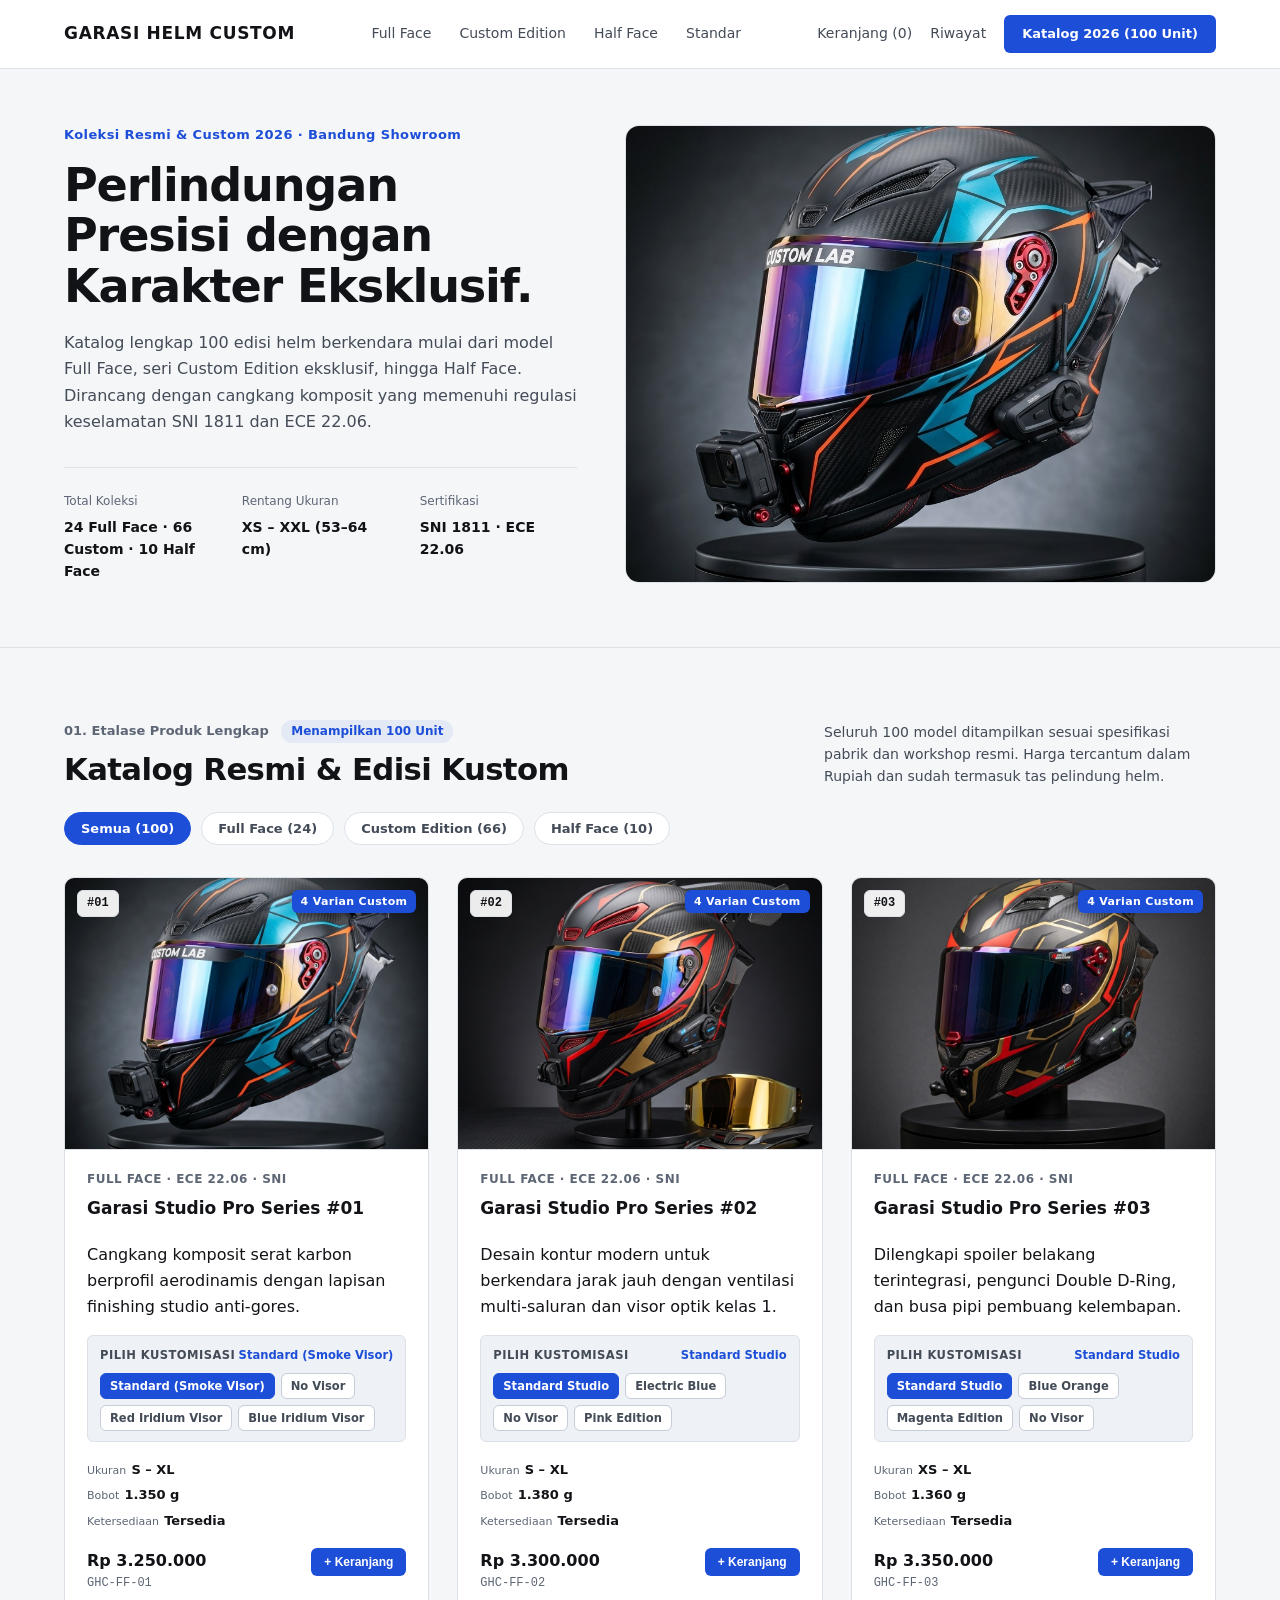
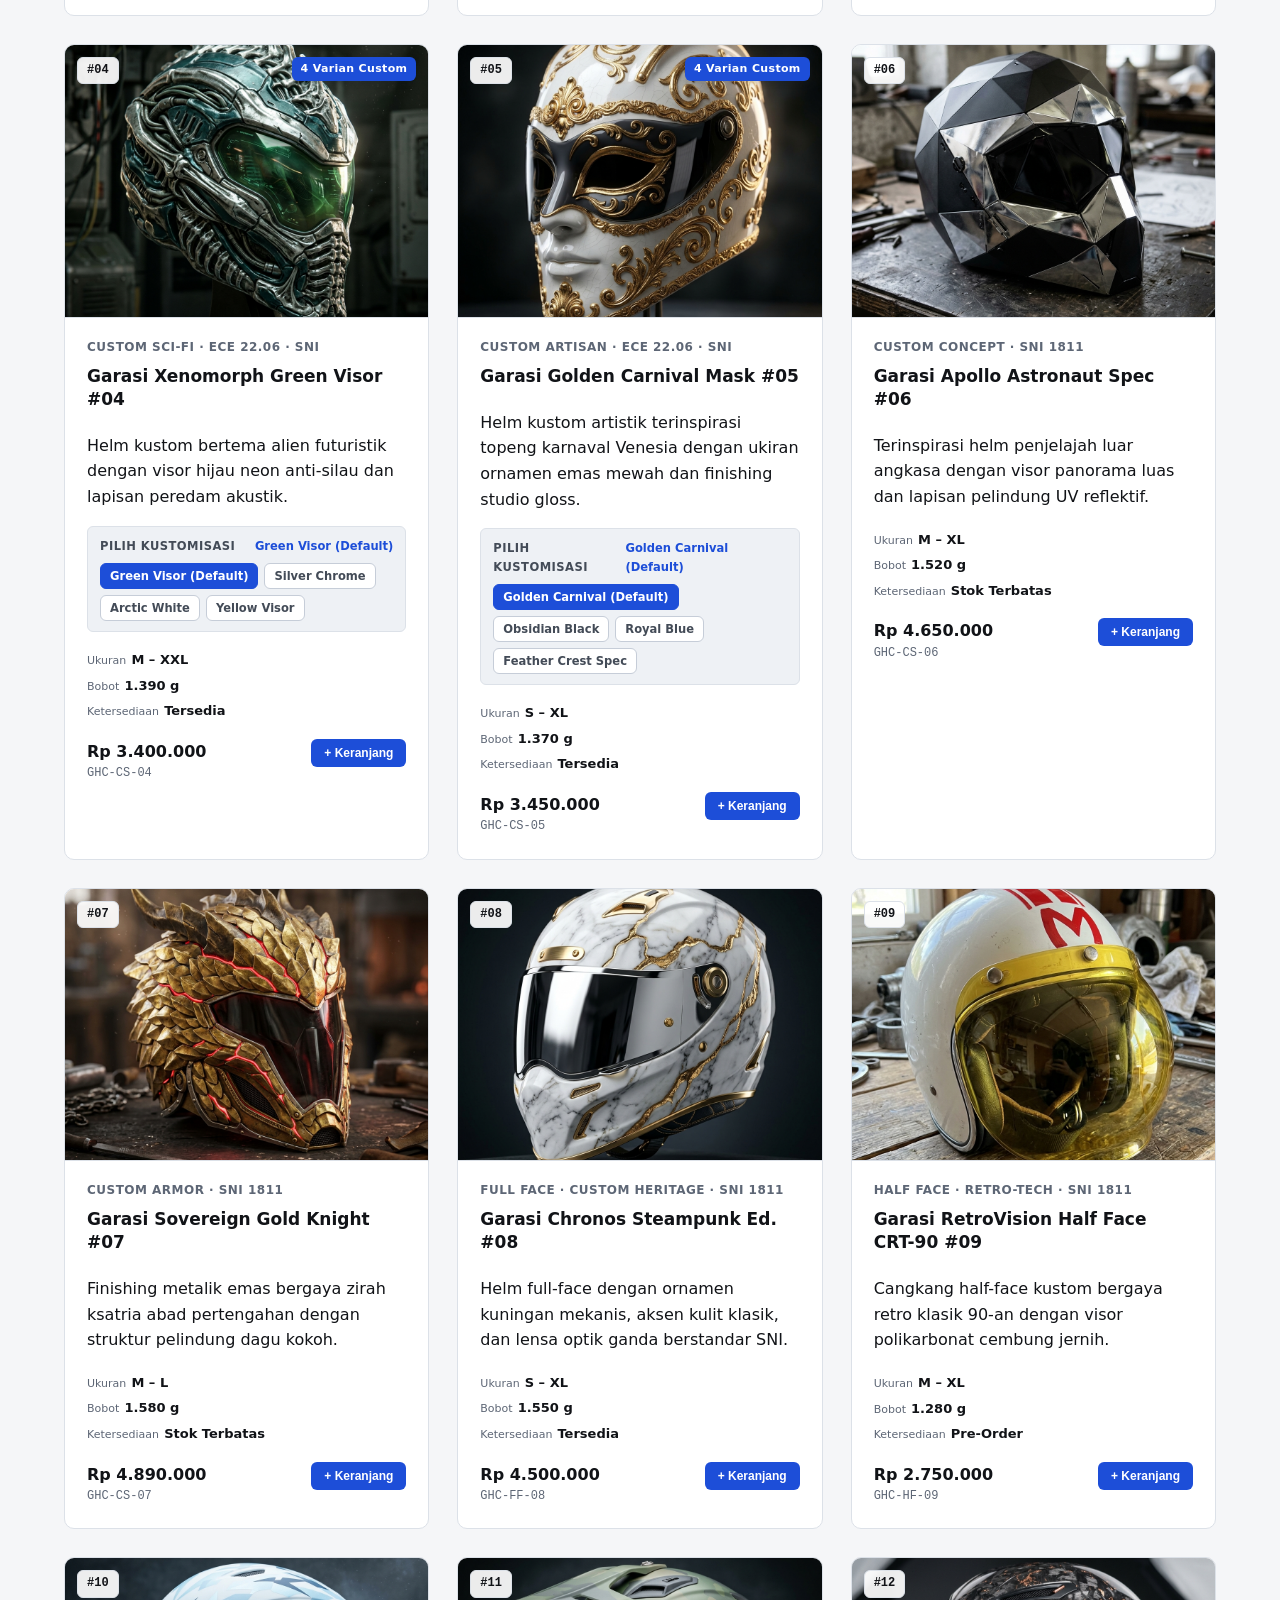
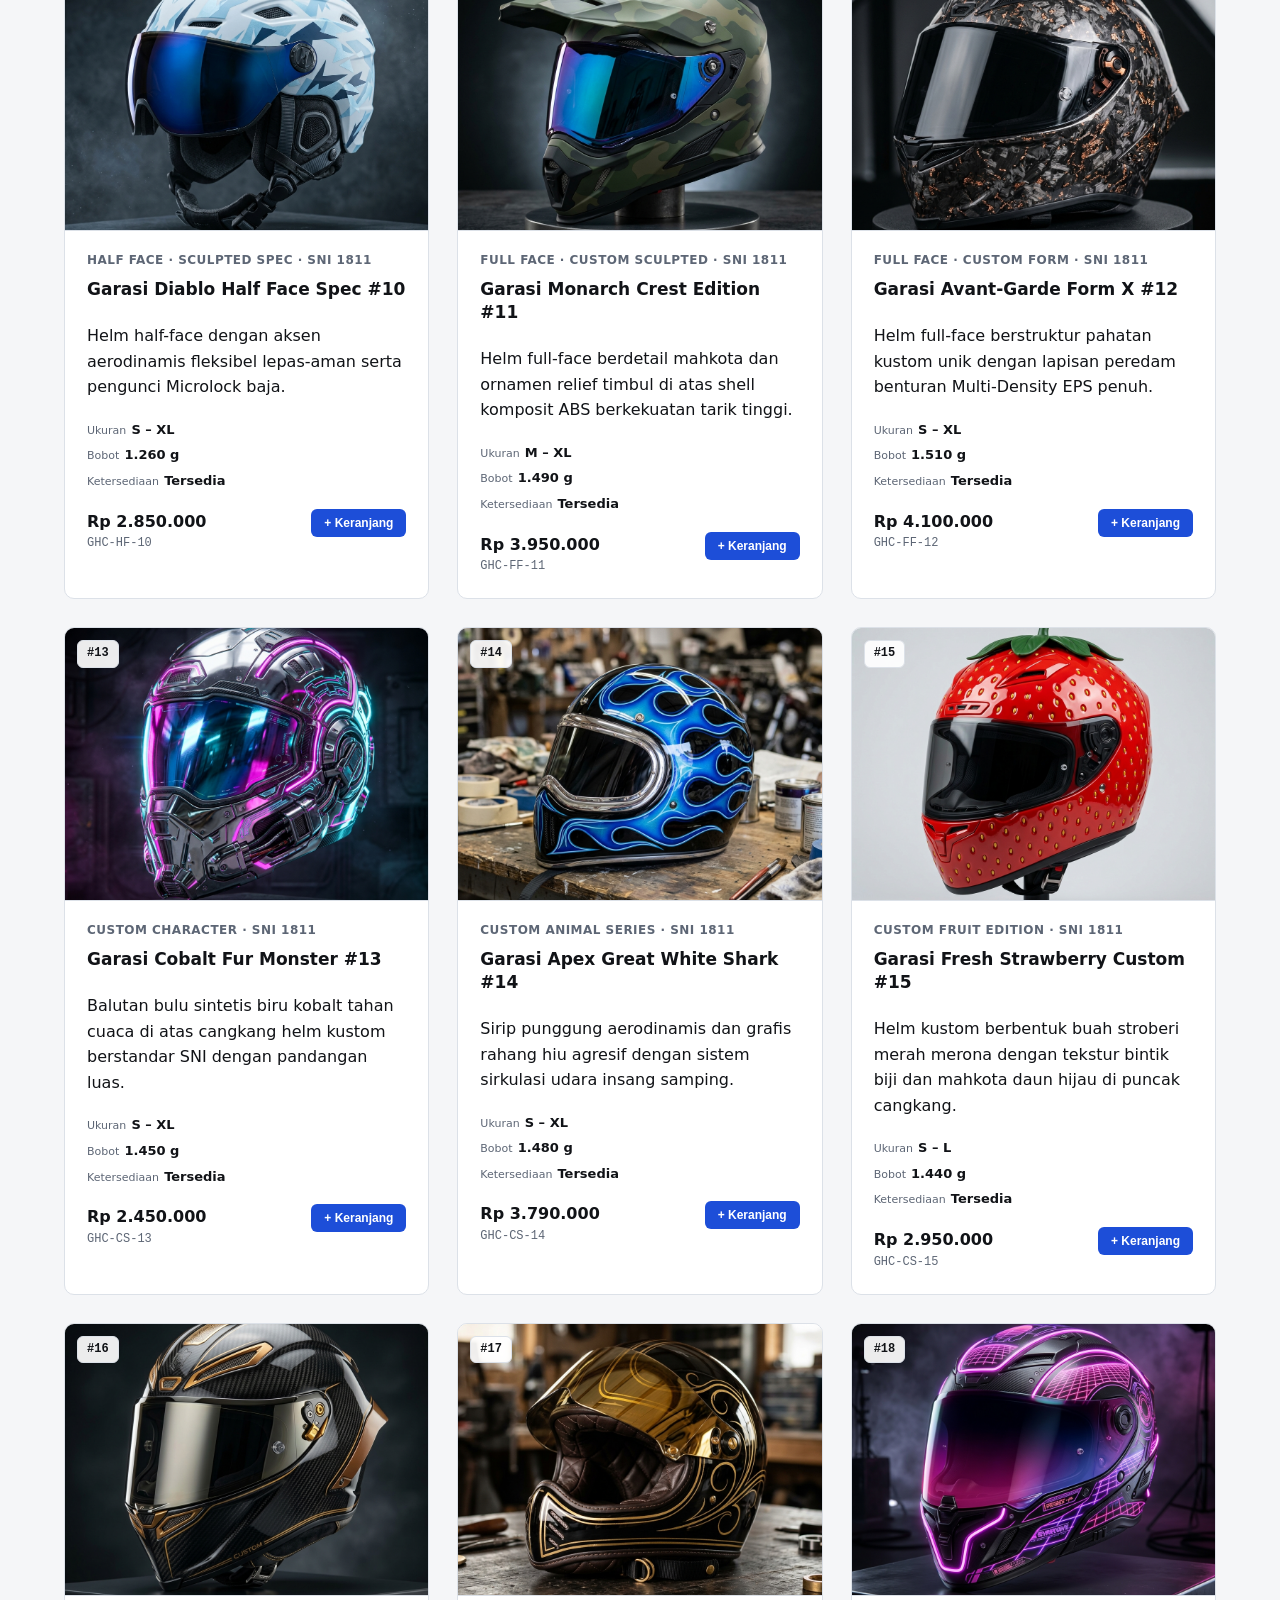
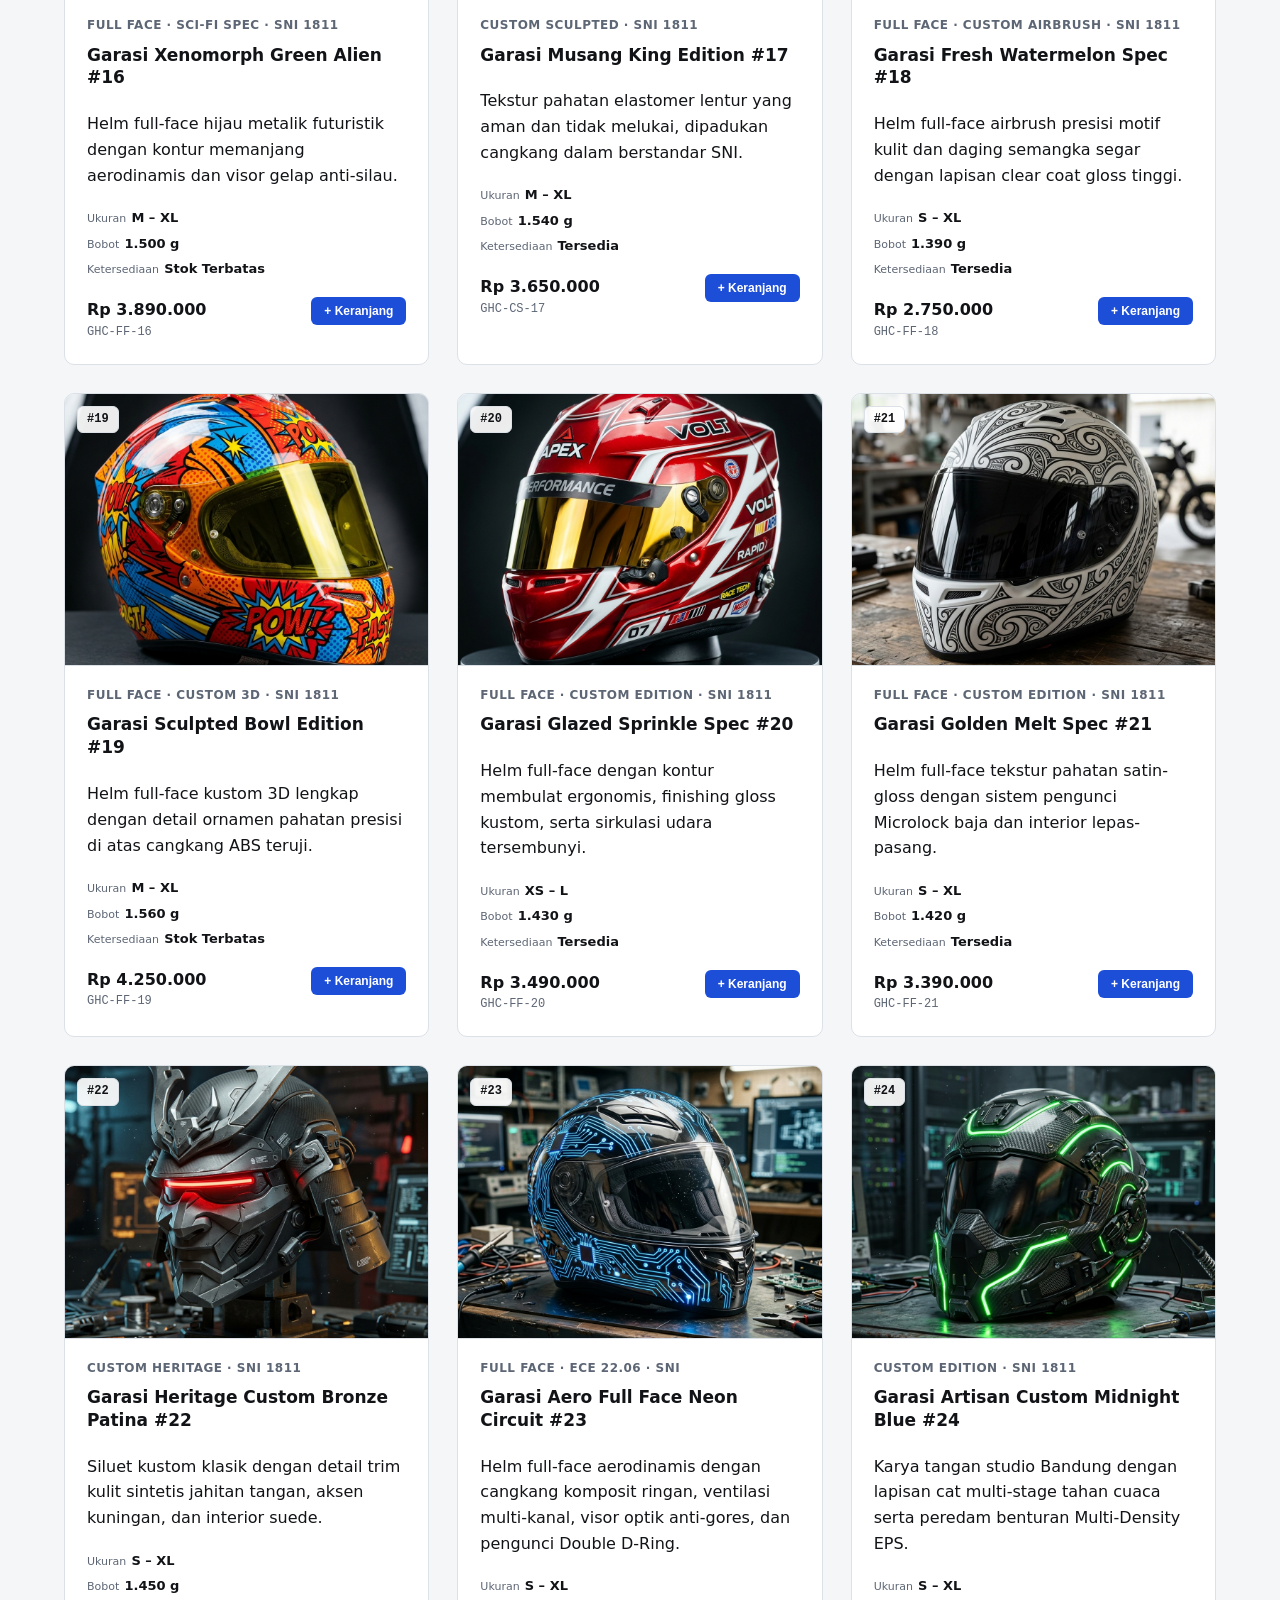
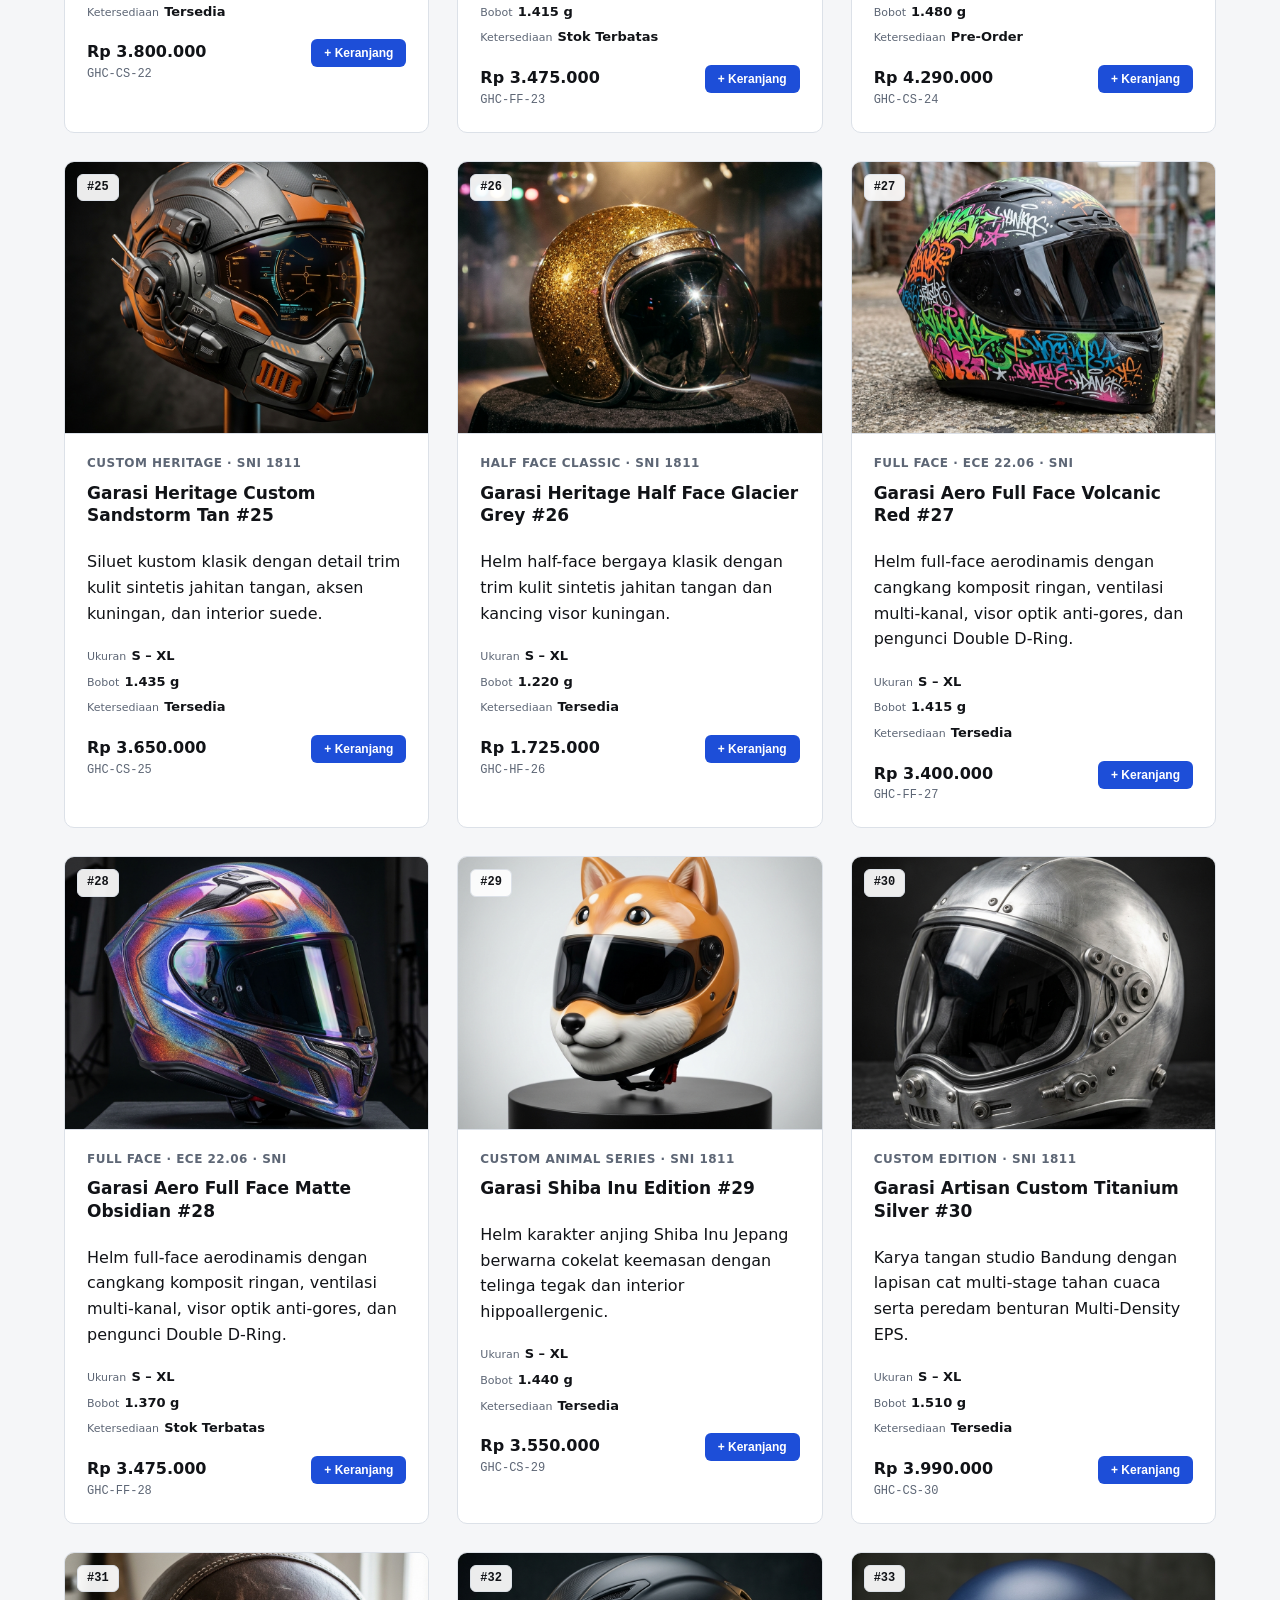
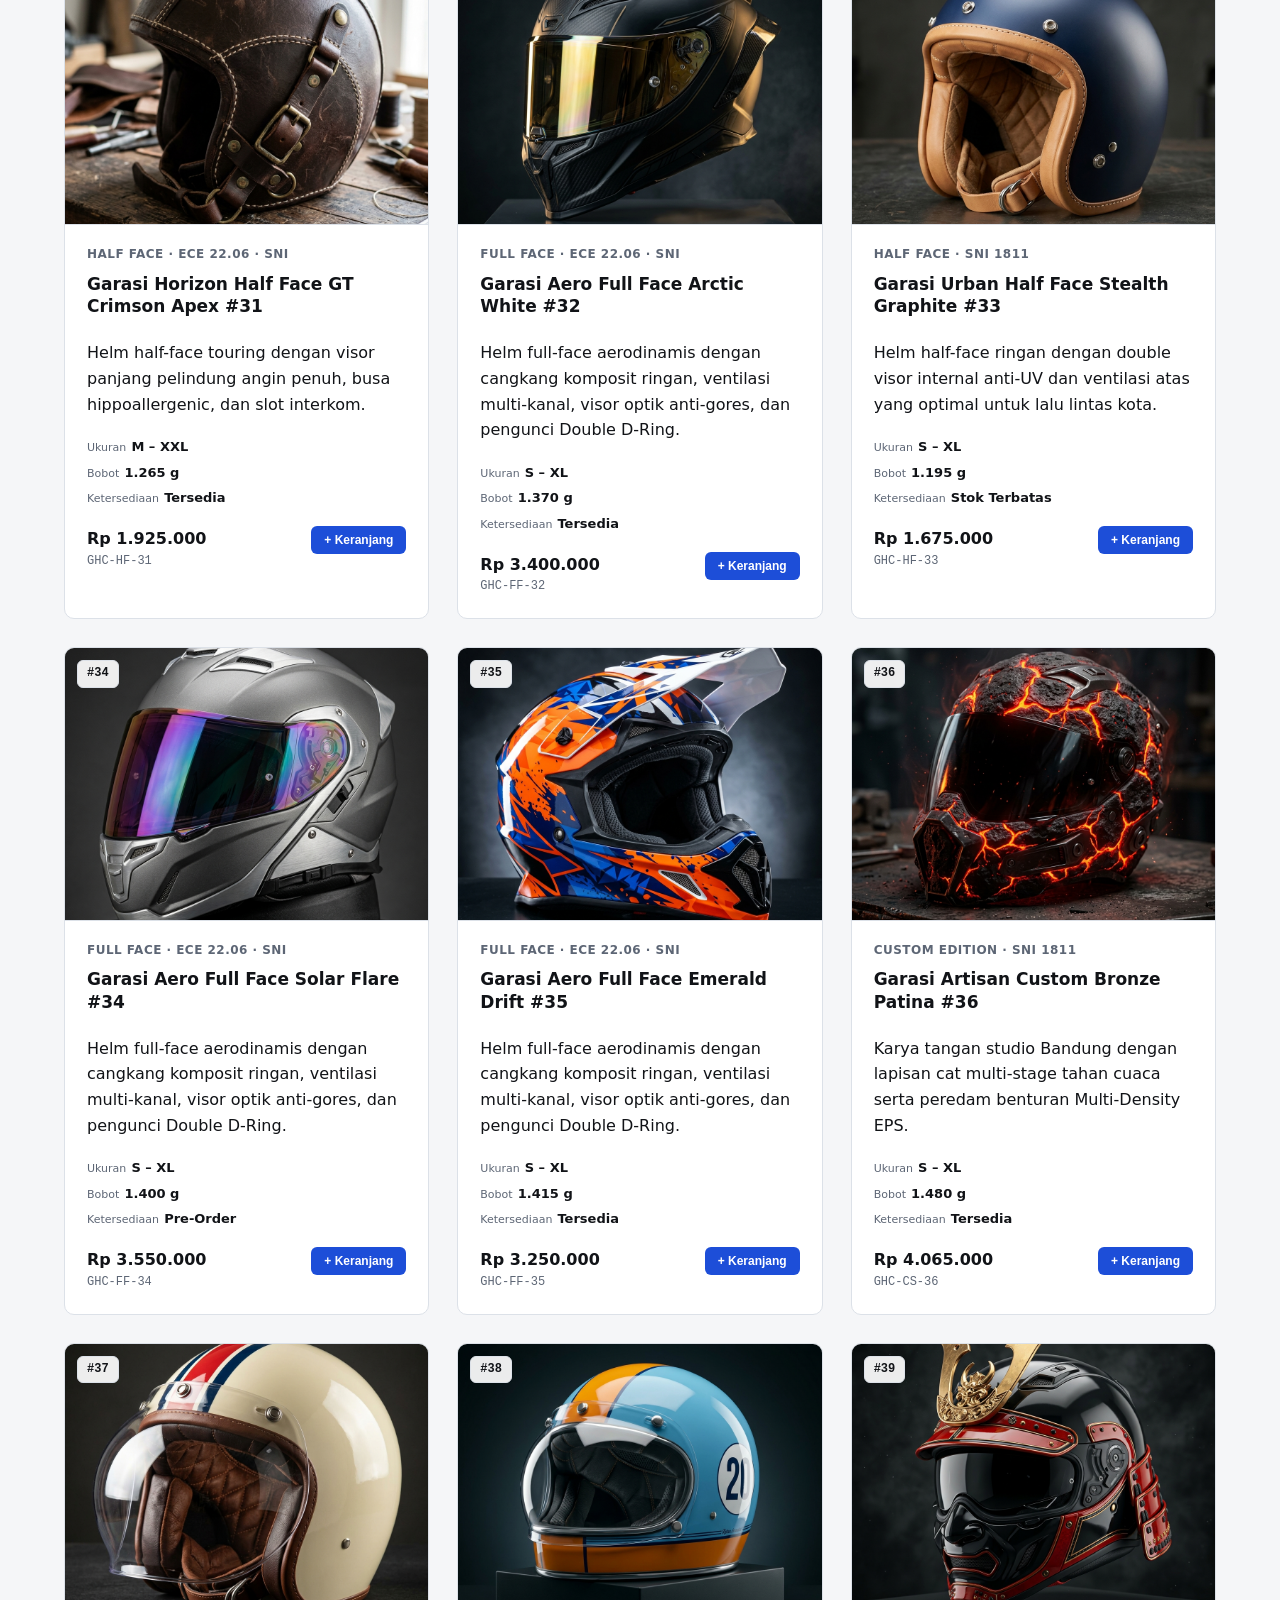
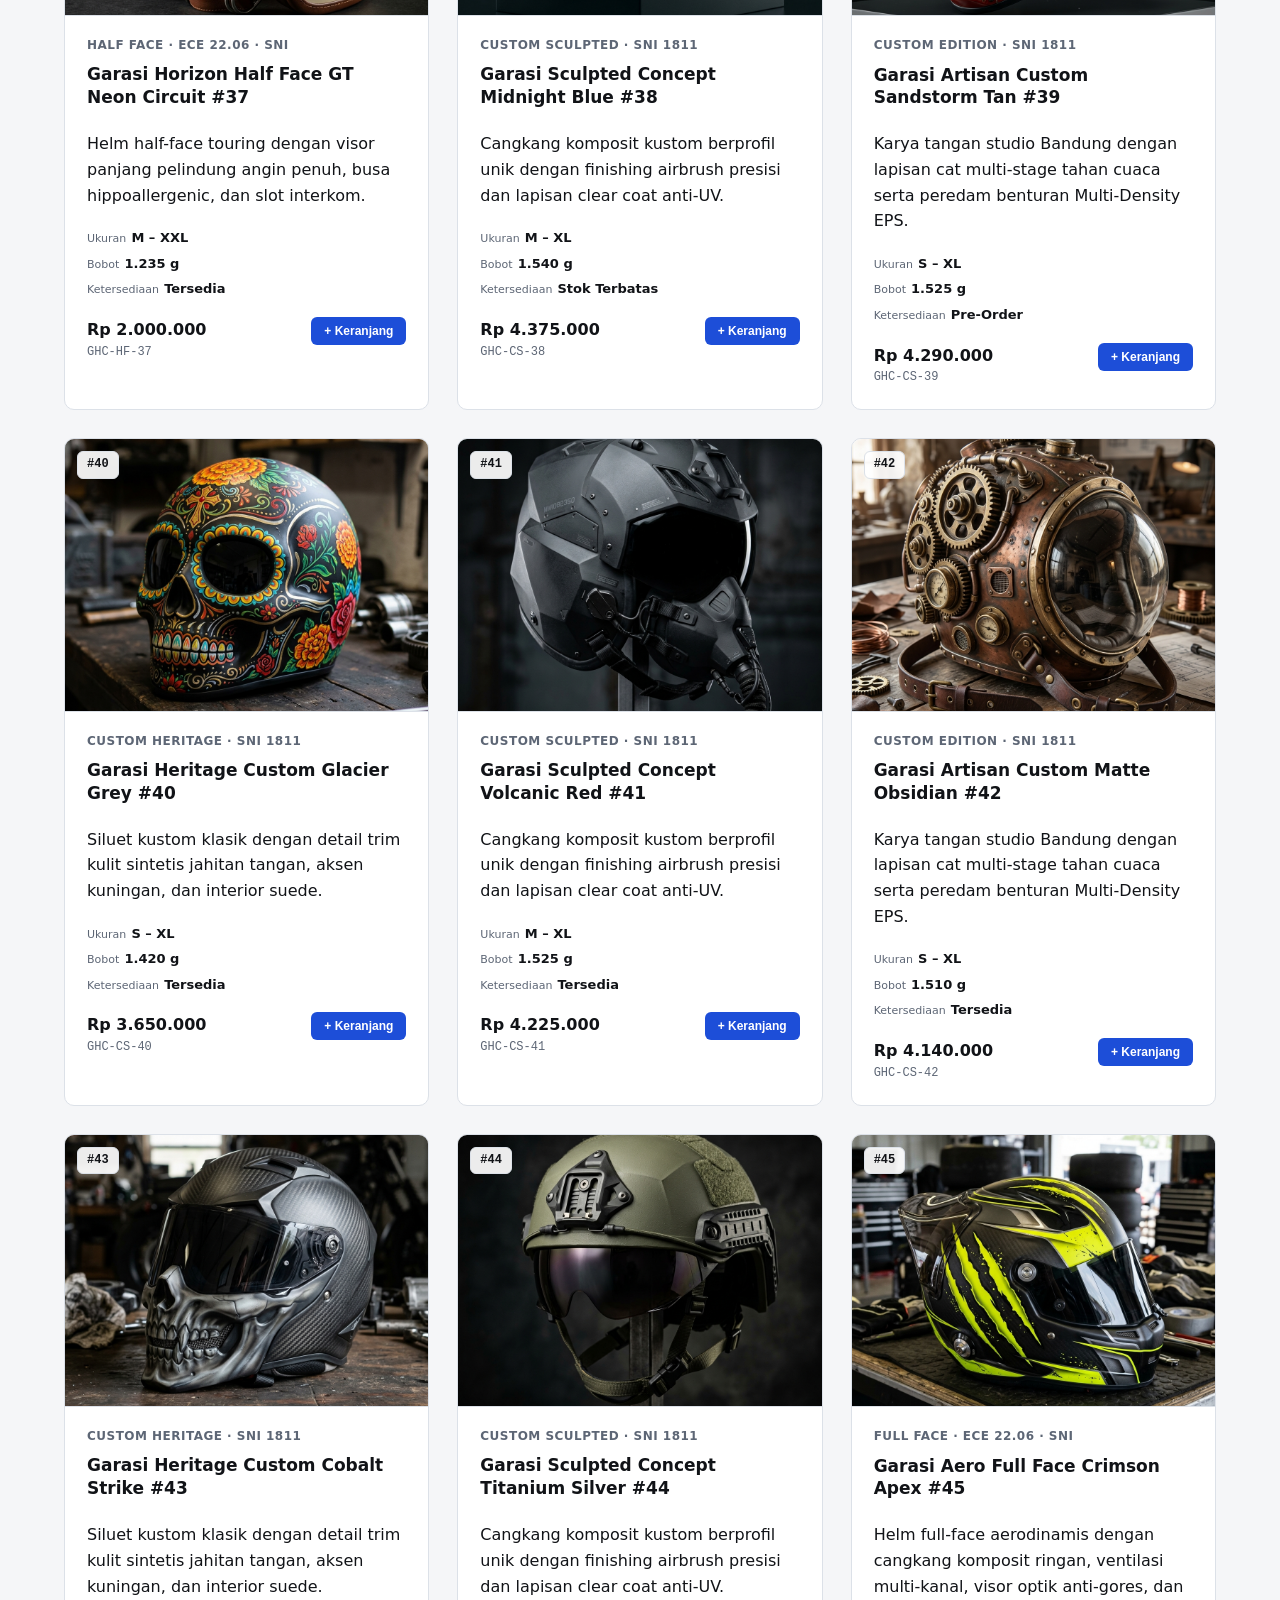
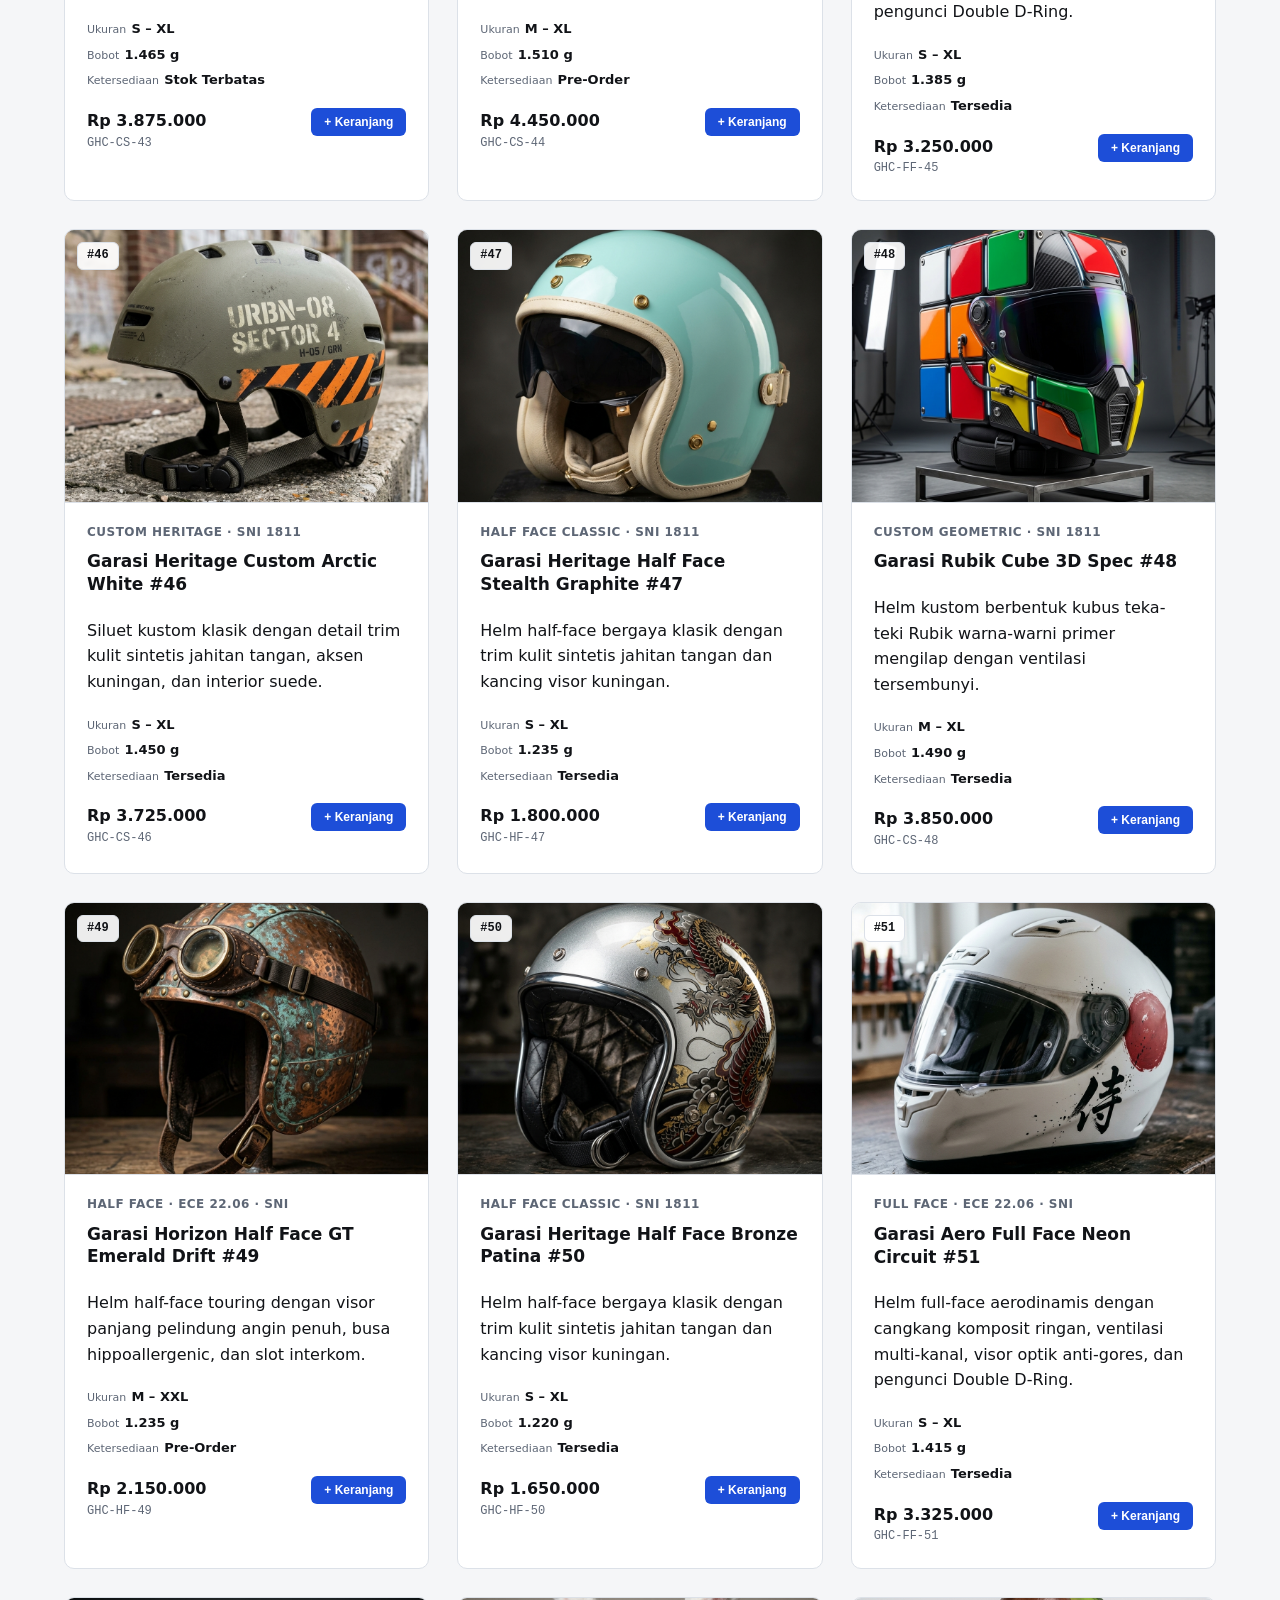
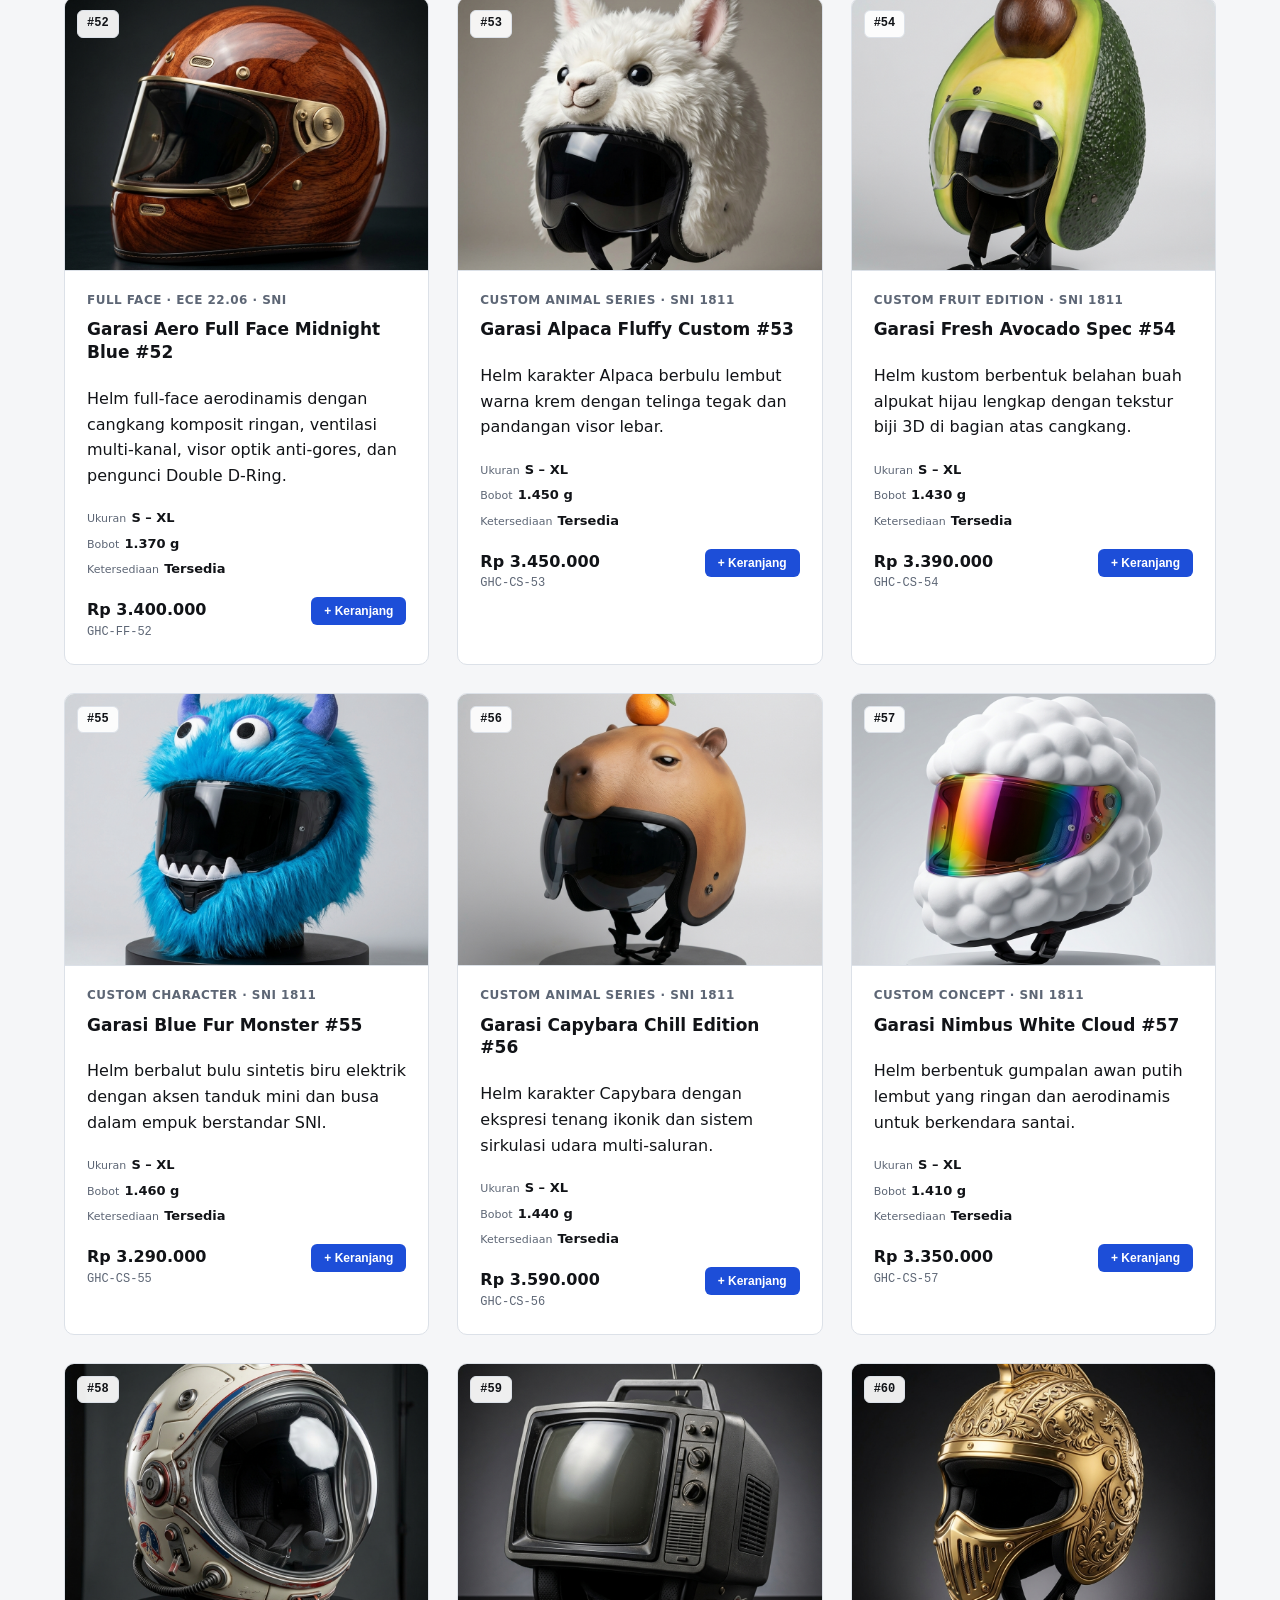
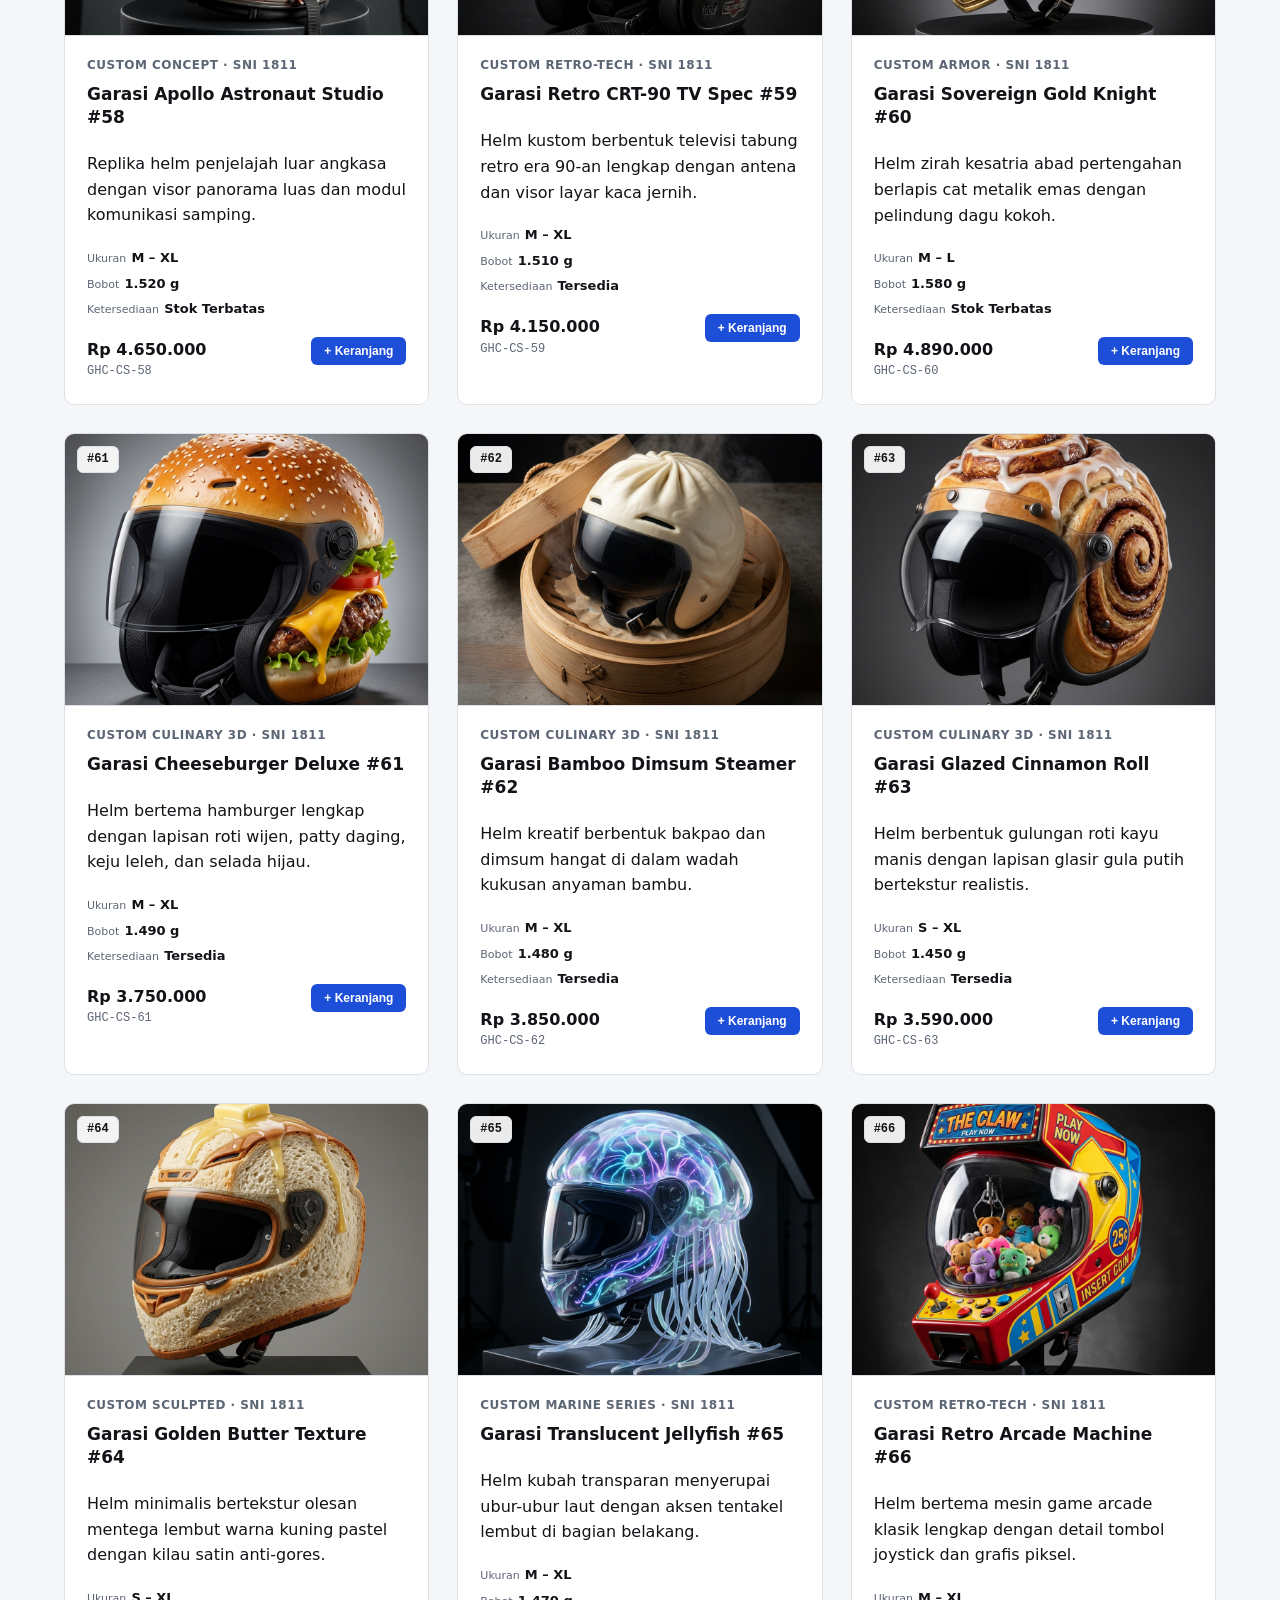
<file: index.html>
<!doctype html>
<html lang="id">
  <head>
    <meta charset="UTF-8" />
    <meta name="viewport" content="width=device-width, initial-scale=1.0" />
    <title>Garasi Helm Custom — Katalog Helm Motor Resmi (100 Unit)</title>
    <meta
      name="description"
      content="Webstore tampilan katalog resmi 100 unit helm motor Full Face, Custom Edition, dan Half Face berstandar SNI dan ECE 22.06."
    />
    <meta property="og:title" content="Garasi Helm Custom — Katalog Helm Motor Resmi" />
    <meta
      property="og:description"
      content="Webstore tampilan katalog resmi 100 unit helm motor Full Face, Custom Edition, dan Half Face berstandar SNI dan ECE 22.06."
    />
    <meta property="og:type" content="website" />
    <meta name="twitter:card" content="summary_large_image" />
    <style>
      :root {
        --bg-canvas: #f5f6f8;
        --bg-surface: #ffffff;
        --bg-studio: #e9ecf1;
        --bg-subtle: #eef1f5;
        --ink-primary: #111317;
        --ink-secondary: #434b57;
        --ink-muted: #5d6675;
        --accent-cobalt: #1d4ed8;
        --accent-cobalt-hover: #1e40af;
        --border-hairline: #dce1e8;
        --border-strong: #c6cdd8;
        --shadow-card: 0 10px 28px -12px rgba(17, 19, 23, 0.12);

        --font-sans: system-ui, -apple-system, "Segoe UI", Roboto, "Helvetica Neue", Arial, sans-serif;
        --font-mono: "SFMono-Regular", Consolas, "Liberation Mono", Menlo, monospace;

        --radius-sm: 6px;
        --radius-md: 10px;
        --radius-lg: 14px;
        --container-max: 1200px;
      }

      *,
      *::before,
      *::after {
        box-sizing: border-box;
      }

      html {
        scroll-behavior: smooth;
        font-size: 16px;
        -webkit-text-size-adjust: 100%;
      }

      @media (prefers-reduced-motion: reduce) {
        html {
          scroll-behavior: auto;
        }
      }

      body {
        margin: 0;
        background-color: var(--bg-canvas);
        color: var(--ink-primary);
        font-family: var(--font-sans);
        line-height: 1.6;
        -webkit-font-smoothing: antialiased;
      }

      img {
        display: block;
        max-width: 100%;
      }

      a {
        color: inherit;
        text-decoration: none;
      }

      a:focus-visible,
      button:focus-visible {
        outline: 2px solid var(--accent-cobalt);
        outline-offset: 3px;
        border-radius: 3px;
      }

      .tabular {
        font-variant-numeric: tabular-nums;
      }

      .container {
        width: 100%;
        max-width: var(--container-max);
        margin-inline: auto;
        padding-inline: 24px;
      }

      .site-header {
        position: sticky;
        top: 0;
        z-index: 20;
        background-color: rgba(255, 255, 255, 0.94);
        backdrop-filter: blur(8px);
        border-bottom: 1px solid var(--border-hairline);
      }

      .header-inner {
        display: flex;
        align-items: center;
        justify-content: space-between;
        gap: 32px;
        min-height: 68px;
      }

      .brand-wordmark {
        font-size: 1.0625rem;
        font-weight: 700;
        letter-spacing: 0.04em;
        color: var(--ink-primary);
        white-space: nowrap;
        flex-shrink: 0;
      }

      .site-nav {
        display: flex;
        align-items: center;
        gap: 28px;
      }

      .nav-link {
        font-size: 0.875rem;
        font-weight: 500;
        color: var(--ink-secondary);
        white-space: nowrap;
        flex-shrink: 0;
        padding-block: 6px;
        border-bottom: 1.5px solid transparent;
        transition: color 150ms cubic-bezier(0.16, 1, 0.3, 1),
          border-color 150ms cubic-bezier(0.16, 1, 0.3, 1);
      }

      .nav-link:hover {
        color: var(--ink-primary);
        border-bottom-color: var(--ink-primary);
      }

      .header-action {
        display: flex;
        align-items: center;
        flex-shrink: 0;
      }

      .primary-anchor {
        display: inline-flex;
        align-items: center;
        justify-content: center;
        padding: 9px 18px;
        font-size: 0.8125rem;
        font-weight: 600;
        color: #ffffff;
        background-color: var(--accent-cobalt);
        border-radius: var(--radius-sm);
        white-space: nowrap;
        flex-shrink: 0;
        transition: background-color 150ms cubic-bezier(0.16, 1, 0.3, 1);
      }

      .primary-anchor:hover {
        background-color: var(--accent-cobalt-hover);
      }

      .hero-section {
        padding-block: 56px 64px;
        border-bottom: 1px solid var(--border-hairline);
      }

      .hero-grid {
        display: grid;
        grid-template-columns: minmax(0, 1fr) minmax(0, 1.15fr);
        gap: 48px;
        align-items: stretch;
      }

      .hero-content {
        display: flex;
        flex-direction: column;
        justify-content: center;
      }

      .eyebrow {
        margin: 0 0 14px;
        font-size: 0.8125rem;
        font-weight: 600;
        letter-spacing: 0.03em;
        color: var(--accent-cobalt);
      }

      .hero-title {
        margin: 0 0 18px;
        font-size: clamp(2.125rem, 3.6vw, 3.25rem);
        font-weight: 700;
        line-height: 1.1;
        letter-spacing: -0.025em;
        color: var(--ink-primary);
        text-wrap: balance;
      }

      .hero-lead {
        margin: 0 0 32px;
        max-width: 54ch;
        font-size: 1rem;
        line-height: 1.65;
        color: var(--ink-secondary);
      }

      .hero-specs {
        display: grid;
        grid-template-columns: repeat(3, minmax(0, 1fr));
        gap: 20px;
        padding-top: 24px;
        border-top: 1px solid var(--border-hairline);
      }

      .spec-item {
        display: flex;
        flex-direction: column;
        gap: 4px;
      }

      .spec-label {
        font-size: 0.75rem;
        font-weight: 500;
        color: var(--ink-muted);
      }

      .spec-value {
        font-size: 0.875rem;
        font-weight: 600;
        color: var(--ink-primary);
      }

      .hero-media {
        display: flex;
      }

      .media-frame {
        position: relative;
        width: 100%;
        background-color: var(--bg-studio);
        border: 1px solid var(--border-hairline);
        border-radius: var(--radius-lg);
        overflow: hidden;
      }

      .hero-frame {
        aspect-ratio: 16 / 9;
        height: 100%;
        min-height: 340px;
      }

      .hero-image {
        width: 100%;
        height: 100%;
        object-fit: cover;
      }

      .catalog-section {
        padding-block: 72px;
        scroll-margin-top: 68px;
      }

      .section-header {
        display: flex;
        align-items: flex-end;
        justify-content: space-between;
        gap: 32px;
        margin-bottom: 24px;
      }

      .section-kicker {
        margin: 0 0 8px;
        font-size: 0.8125rem;
        font-weight: 600;
        color: var(--ink-muted);
      }

      .count-badge {
        display: inline-block;
        margin-left: 8px;
        padding: 2px 10px;
        font-size: 0.75rem;
        font-weight: 600;
        color: var(--accent-cobalt);
        background-color: rgba(29, 78, 216, 0.08);
        border-radius: 999px;
      }

      .section-title {
        margin: 0;
        font-size: clamp(1.5rem, 2.4vw, 2rem);
        font-weight: 700;
        letter-spacing: -0.02em;
        line-height: 1.2;
        color: var(--ink-primary);
        text-wrap: balance;
      }

      .section-note {
        margin: 0;
        max-width: 44ch;
        font-size: 0.875rem;
        color: var(--ink-secondary);
      }

      .filter-bar {
        display: flex;
        flex-wrap: wrap;
        gap: 10px;
        margin-bottom: 32px;
      }

      .filter-btn {
        appearance: none;
        border: 1px solid var(--border-hairline);
        background-color: var(--bg-surface);
        color: var(--ink-secondary);
        font-family: var(--font-sans);
        font-size: 0.8125rem;
        font-weight: 600;
        padding: 8px 16px;
        border-radius: 999px;
        cursor: pointer;
        transition: all 150ms cubic-bezier(0.16, 1, 0.3, 1);
      }

      .filter-btn:hover {
        border-color: var(--border-strong);
        color: var(--ink-primary);
      }

      .filter-btn.is-active {
        background-color: var(--accent-cobalt);
        border-color: var(--accent-cobalt);
        color: #ffffff;
      }

      .catalog-grid {
        display: grid;
        grid-template-columns: repeat(3, minmax(0, 1fr));
        gap: 28px;
      }

      .helmet-card {
        display: flex;
        flex-direction: column;
        background-color: var(--bg-surface);
        border: 1px solid var(--border-hairline);
        border-radius: var(--radius-md);
        overflow: hidden;
        scroll-margin-top: 96px;
        transition: transform 180ms cubic-bezier(0.16, 1, 0.3, 1),
          box-shadow 180ms cubic-bezier(0.16, 1, 0.3, 1);
      }

      .helmet-card:hover {
        transform: translateY(-2px);
        box-shadow: var(--shadow-card);
      }

      .card-media {
        position: relative;
        aspect-ratio: 4 / 3;
        background-color: var(--bg-studio);
        border-bottom: 1px solid var(--border-hairline);
        overflow: hidden;
        border-radius: 0;
        border-top: 0;
        border-inline: 0;
      }

      .unit-pill {
        position: absolute;
        top: 12px;
        left: 12px;
        z-index: 2;
        padding: 3px 9px;
        font-family: var(--font-mono);
        font-size: 0.75rem;
        font-weight: 600;
        color: var(--ink-primary);
        background-color: rgba(255, 255, 255, 0.92);
        border: 1px solid var(--border-hairline);
        border-radius: var(--radius-sm);
      }

      .card-image {
        width: 100%;
        height: 100%;
        object-fit: cover;
        transition: transform 240ms cubic-bezier(0.16, 1, 0.3, 1);
      }

      .helmet-card:hover .card-image {
        transform: scale(1.02);
      }

      .card-body {
        display: flex;
        flex-direction: column;
        flex: 1 1 auto;
        padding: 20px 22px 22px;
      }

      .card-meta {
        margin: 0 0 8px;
        font-size: 0.75rem;
        font-weight: 600;
        letter-spacing: 0.04em;
        text-transform: uppercase;
        color: var(--ink-muted);
      }

      .card-meta.is-fullface {
        color: var(--accent-cobalt);
      }

      .card-meta.is-custom {
        color: #0f766e;
      }

      .card-meta.is-halfface {
        color: #b45309;
      }

      .card-title {
        margin: 0 0 6px;
        font-size: 1.0625rem;
        font-weight: 600;
        line-height: 1.35;
        color: var(--ink-primary);
      }

      .card-summary {
        margin: 0 0 18px;
        font-size: 0.875rem;
        line-height: 1.5;
        color: var(--ink-secondary);
      }

      .card-specs-row {
        display: grid;
        grid-template-columns: repeat(3, minmax(0, 1fr));
        gap: 12px;
        padding-block: 14px;
        margin-top: auto;
        border-top: 1px solid var(--border-hairline);
        border-bottom: 1px solid var(--border-hairline);
      }

      .card-spec-cell {
        display: flex;
        flex-direction: column;
        gap: 2px;
      }

      .card-spec-key {
        font-size: 0.6875rem;
        color: var(--ink-muted);
      }

      .card-spec-val {
        font-size: 0.8125rem;
        font-weight: 600;
        color: var(--ink-primary);
      }


      /* Varian Kustomisasi (#01 - #05) */
      .custom-badge-pill {
        position: absolute;
        top: 12px;
        right: 12px;
        z-index: 2;
        padding: 3px 9px;
        font-size: 0.6875rem;
        font-weight: 700;
        letter-spacing: 0.03em;
        color: #ffffff;
        background-color: var(--accent-cobalt);
        border-radius: var(--radius-sm);
        box-shadow: 0 2px 6px rgba(15, 23, 42, 0.16);
      }

      .variant-selector-box {
        margin-bottom: 14px;
        padding: 10px 12px;
        background-color: var(--bg-subtle);
        border: 1px solid var(--border-hairline);
        border-radius: var(--radius-sm);
      }

      .variant-selector-label {
        display: flex;
        justify-content: space-between;
        align-items: center;
        margin-bottom: 8px;
        font-size: 0.72rem;
        font-weight: 700;
        text-transform: uppercase;
        letter-spacing: 0.04em;
        color: var(--ink-secondary);
      }

      .variant-active-name {
        font-weight: 600;
        text-transform: none;
        letter-spacing: 0;
        color: var(--accent-cobalt);
      }

      .variant-chips {
        display: flex;
        flex-wrap: wrap;
        gap: 6px;
      }

      .variant-chip {
        padding: 5px 9px;
        font-family: var(--font-sans);
        font-size: 0.72rem;
        font-weight: 600;
        color: var(--ink-secondary);
        background-color: var(--bg-surface);
        border: 1px solid var(--border-strong);
        border-radius: var(--radius-sm);
        cursor: pointer;
        transition: all 140ms cubic-bezier(0.16, 1, 0.3, 1);
      }

      .variant-chip:hover {
        border-color: var(--accent-cobalt);
        color: var(--ink-primary);
      }

      .variant-chip.active {
        background-color: var(--accent-cobalt);
        border-color: var(--accent-cobalt);
        color: #ffffff;
      }

      .card-footer-row {
        display: flex;
        align-items: baseline;
        justify-content: space-between;
        gap: 12px;
        padding-top: 16px;
      }

      .card-price {
        font-size: 1rem;
        font-weight: 700;
        color: var(--ink-primary);
        font-variant-numeric: tabular-nums;
      }

      .card-sku {
        font-family: var(--font-mono);
        font-size: 0.75rem;
        color: var(--ink-muted);
      }

      .standards-section {
        padding-block: 72px;
        background-color: var(--bg-surface);
        border-top: 1px solid var(--border-hairline);
        border-bottom: 1px solid var(--border-hairline);
        scroll-margin-top: 68px;
      }

      .standards-layout {
        display: grid;
        grid-template-columns: minmax(0, 1.05fr) minmax(0, 0.95fr);
        gap: 56px;
        align-items: start;
      }

      .standards-intro {
        margin: 14px 0 32px;
        max-width: 56ch;
        font-size: 0.9375rem;
        color: var(--ink-secondary);
      }

      .pillar-list {
        display: flex;
        flex-direction: column;
      }

      .pillar-item {
        padding-block: 20px;
        border-top: 1px solid var(--border-hairline);
      }

      .pillar-item:last-child {
        border-bottom: 1px solid var(--border-hairline);
      }

      .pillar-title {
        margin: 0 0 6px;
        font-size: 1rem;
        font-weight: 600;
        color: var(--ink-primary);
      }

      .pillar-desc {
        margin: 0;
        font-size: 0.875rem;
        color: var(--ink-secondary);
      }

      .sizing-panel {
        background-color: var(--bg-canvas);
        border: 1px solid var(--border-hairline);
        border-radius: var(--radius-md);
        padding: 28px;
      }

      .sizing-title {
        margin: 0 0 6px;
        font-size: 1.125rem;
        font-weight: 600;
        color: var(--ink-primary);
      }

      .sizing-subtitle {
        margin: 0 0 20px;
        font-size: 0.875rem;
        color: var(--ink-secondary);
      }

      .sizing-table {
        width: 100%;
        border-collapse: collapse;
        font-size: 0.875rem;
      }

      .sizing-table th {
        padding: 10px 8px;
        text-align: left;
        font-size: 0.75rem;
        font-weight: 600;
        color: var(--ink-muted);
        border-bottom: 1px solid var(--border-strong);
      }

      .sizing-table td {
        padding: 11px 8px;
        color: var(--ink-secondary);
        border-bottom: 1px solid var(--border-hairline);
      }

      .sizing-table tbody tr:last-child td {
        border-bottom: none;
      }

      .size-code {
        font-weight: 700;
        color: var(--ink-primary) !important;
      }

      .site-footer {
        padding-block: 48px 32px;
        background-color: var(--bg-canvas);
      }

      .footer-inner {
        display: grid;
        grid-template-columns: 1.4fr 1fr 1fr;
        gap: 40px;
        padding-bottom: 36px;
        border-bottom: 1px solid var(--border-hairline);
      }

      .footer-wordmark {
        display: block;
        margin-bottom: 10px;
        font-size: 1rem;
        font-weight: 700;
        letter-spacing: 0.04em;
        color: var(--ink-primary);
      }

      .footer-copy {
        margin: 0;
        max-width: 38ch;
        font-size: 0.875rem;
        color: var(--ink-secondary);
      }

      .footer-heading {
        display: block;
        margin-bottom: 10px;
        font-size: 0.8125rem;
        font-weight: 600;
        color: var(--ink-primary);
      }

      .footer-info p {
        margin: 0 0 6px;
        font-size: 0.875rem;
        color: var(--ink-secondary);
      }

      .footer-links {
        display: flex;
        flex-direction: column;
        gap: 6px;
        font-size: 0.875rem;
        color: var(--ink-secondary);
      }

      .footer-links a:hover {
        color: var(--accent-cobalt);
      }

      .footer-bottom {
        display: flex;
        align-items: center;
        justify-content: space-between;
        gap: 16px;
        padding-top: 22px;
        font-size: 0.8125rem;
        color: var(--ink-muted);
      }

      @media (max-width: 1024px) {
        .hero-grid {
          grid-template-columns: 1fr;
          gap: 32px;
        }

        .hero-frame {
          min-height: 0;
        }

        .catalog-grid {
          grid-template-columns: repeat(2, minmax(0, 1fr));
        }

        .standards-layout {
          grid-template-columns: 1fr;
          gap: 40px;
        }
      }

      @media (max-width: 720px) {
        .header-inner {
          gap: 16px;
          min-height: 60px;
        }

        .site-nav {
          display: none;
        }

        .hero-section {
          padding-block: 36px 44px;
        }

        .hero-specs {
          grid-template-columns: 1fr;
          gap: 14px;
        }

        .section-header {
          flex-direction: column;
          align-items: flex-start;
          gap: 12px;
        }

        .catalog-grid {
          grid-template-columns: 1fr;
        }

        .footer-inner {
          grid-template-columns: 1fr;
          gap: 28px;
        }

        .footer-bottom {
          flex-direction: column;
          align-items: flex-start;
        }
      }

      @media (prefers-reduced-motion: reduce) {
        .helmet-card,
        .card-image,
        .nav-link,
        .primary-anchor,
        .filter-btn {
          transition: none;
        }
      }
    </style>
    <link rel="stylesheet" href="tx-components.css" />
  </head>
  <body>
    <header class="site-header">
      <div class="container header-inner">
        <a href="#top" class="brand-wordmark">GARASI HELM CUSTOM</a>

        <nav class="site-nav" aria-label="Kategori Katalog">
          <a href="#katalog" class="nav-link" data-cat-link="full-face">Full Face</a>
          <a href="#katalog" class="nav-link" data-cat-link="custom-edition">Custom Edition</a>
          <a href="#katalog" class="nav-link" data-cat-link="half-face">Half Face</a>
          <a href="#standar" class="nav-link">Standar</a>
        </nav>

        <div class="header-action" style="gap: 18px;">
          <a href="cart.html" class="nav-link">Keranjang (<span id="nav-cart-count" class="tabular">0</span>)</a>
          <a href="history.html" class="nav-link">Riwayat</a>
          <a href="#katalog" class="primary-anchor" data-cat-link="all">Katalog 2026 (100 Unit)</a>
        </div>
      </div>
    </header>

    <main id="top">
      <section class="hero-section">
        <div class="container hero-grid">
          <div class="hero-content">
            <p class="eyebrow">Koleksi Resmi & Custom 2026 · Bandung Showroom</p>
            <h1 class="hero-title">Perlindungan Presisi dengan Karakter Eksklusif.</h1>
            <p class="hero-lead">
              Katalog lengkap 100 edisi helm berkendara mulai dari model Full Face, seri Custom Edition eksklusif, hingga Half Face. Dirancang dengan cangkang komposit yang memenuhi regulasi keselamatan SNI 1811 dan ECE 22.06.
            </p>

            <div class="hero-specs" aria-label="Ringkasan Spesifikasi Koleksi">
              <div class="spec-item">
                <span class="spec-label">Total Koleksi</span>
                <span class="spec-value tabular">24 Full Face · 66 Custom · 10 Half Face</span>
              </div>
              <div class="spec-item">
                <span class="spec-label">Rentang Ukuran</span>
                <span class="spec-value tabular">XS – XXL (53–64 cm)</span>
              </div>
              <div class="spec-item">
                <span class="spec-label">Sertifikasi</span>
                <span class="spec-value">SNI 1811 · ECE 22.06</span>
              </div>
            </div>
          </div>

          <div class="hero-media">
            <div class="media-frame hero-frame">
              <img
                src="gambar/1.jpg"
                alt="Helm Custom Studio Garasi Helm Custom Showcase"
                class="hero-image"
                onerror="handleImgError(this, 1)"
              />
            </div>
          </div>
        </div>
      </section>

      <section id="katalog" class="catalog-section" aria-labelledby="catalog-heading">
        <div class="container">
          <div class="section-header">
            <div>
              <p class="section-kicker">
                01. Etalase Produk Lengkap
                <span id="total-rendered-badge" class="count-badge tabular">Menampilkan 100 Unit</span>
              </p>
              <h2 id="catalog-heading" class="section-title">Katalog Resmi & Edisi Kustom</h2>
            </div>
            <p class="section-note">
              Seluruh 100 model ditampilkan sesuai spesifikasi pabrik dan workshop resmi. Harga tercantum dalam Rupiah dan sudah termasuk tas pelindung helm.
            </p>
          </div>

          <div class="filter-bar" role="tablist" aria-label="Filter Kategori Helm">
            <button type="button" class="filter-btn is-active" data-filter="all">Semua (100)</button>
            <button type="button" class="filter-btn" data-filter="full-face">Full Face (24)</button>
            <button type="button" class="filter-btn" data-filter="custom-edition">Custom Edition (66)</button>
            <button type="button" class="filter-btn" data-filter="half-face">Half Face (10)</button>
          </div>

          <div id="catalog-grid" class="catalog-grid">
            <!-- Seluruh 100 item di-render ke dalam grid ini -->
          </div>
        </div>
      </section>

      <section id="standar" class="standards-section" aria-labelledby="standards-heading">
        <div class="container standards-layout">
          <div class="standards-pillars">
            <p class="section-kicker">02. Standar & Konstruksi</p>
            <h2 id="standards-heading" class="section-title">Spesifikasi Teknis & Keselamatan</h2>
            <p class="standards-intro">
              Setiap unit—baik edisi studio maupun kustom—melewati pengujian benturan multi-titik, ketahanan penetrasi visor polikarbonat anti-gores, dan uji keseimbangan bobot.
            </p>

            <div class="pillar-list">
              <div class="pillar-item">
                <h3 class="pillar-title">Struktur Multi-Density EPS</h3>
                <p class="pillar-desc">
                  Lapisan peredam benturan berdensitas ganda yang menyerap energi kinetik secara progresif pada kecepatan rendah maupun tinggi.
                </p>
              </div>
              <div class="pillar-item">
                <h3 class="pillar-title">Sertifikasi SNI 1811 & ECE 22.06</h3>
                <p class="pillar-desc">
                  Lolos uji standar nasional Indonesia serta regulasi Eropa terbaru untuk ketahanan tali dagu Double D-Ring dan Microlock baja.
                </p>
              </div>
              <div class="pillar-item">
                <h3 class="pillar-title">Interior Hippoallergenic Lepas-Pasang</h3>
                <p class="pillar-desc">
                  Busa pipi dan mahkota berbahan kain breathable cepat kering, dilengkapi alur khusus pengguna kacamata dan slot interkom.
                </p>
              </div>
            </div>
          </div>

          <div class="sizing-panel">
            <h3 class="sizing-title">Panduan Lingkar Kepala</h3>
            <p class="sizing-subtitle">
              Ukur lingkar kepala tepat 2 cm di atas alis untuk menentukan ukuran cangkang yang presisi.
            </p>
            <table class="sizing-table">
              <thead>
                <tr>
                  <th scope="col">Ukuran</th>
                  <th scope="col">Lingkar Kepala</th>
                  <th scope="col">Shell</th>
                  <th scope="col">Kesesuaian</th>
                </tr>
              </thead>
              <tbody>
                <tr>
                  <td class="size-code">XS</td>
                  <td class="tabular">53 – 54 cm</td>
                  <td class="tabular">Shell 1</td>
                  <td>Kompak</td>
                </tr>
                <tr>
                  <td class="size-code">S</td>
                  <td class="tabular">55 – 56 cm</td>
                  <td class="tabular">Shell 1</td>
                  <td>Presisi Rapat</td>
                </tr>
                <tr>
                  <td class="size-code">M</td>
                  <td class="tabular">57 – 58 cm</td>
                  <td class="tabular">Shell 2</td>
                  <td>Standar Asia</td>
                </tr>
                <tr>
                  <td class="size-code">L</td>
                  <td class="tabular">59 – 60 cm</td>
                  <td class="tabular">Shell 2</td>
                  <td>Reguler</td>
                </tr>
                <tr>
                  <td class="size-code">XL</td>
                  <td class="tabular">61 – 62 cm</td>
                  <td class="tabular">Shell 3</td>
                  <td>Lapang</td>
                </tr>
                <tr>
                  <td class="size-code">XXL</td>
                  <td class="tabular">63 – 64 cm</td>
                  <td class="tabular">Shell 3</td>
                  <td>Ekstra</td>
                </tr>
              </tbody>
            </table>
          </div>
        </div>
      </section>
    </main>

    <footer class="site-footer">
      <div class="container footer-inner">
        <div class="footer-brand">
          <span class="footer-wordmark">GARASI HELM CUSTOM</span>
          <p class="footer-copy">
            Katalog tampilan resmi 100 unit perlengkapan keselamatan berkendara roda dua dan edisi kustom.
          </p>
        </div>

        <div class="footer-info">
          <span class="footer-heading">Showroom Utama</span>
          <p>Jl. Asia Afrika No. 118, Bandung 40111</p>
          <p class="tabular">Senin – Sabtu · 09.00 – 19.00 WIB</p>
        </div>

        <div class="footer-info">
          <span class="footer-heading">Kategori Koleksi</span>
          <div class="footer-links">
            <a href="#katalog" data-cat-link="full-face">Full Face (24 Unit)</a>
            <a href="#katalog" data-cat-link="custom-edition">Custom Edition (66 Unit)</a>
            <a href="#katalog" data-cat-link="half-face">Half Face (10 Unit)</a>
            <a href="#standar">Panduan Ukuran</a>
          </div>
        </div>
      </div>

      <div class="container footer-bottom">
        <span>© 2026 Garasi Helm Custom Indonesia.</span>
        <span>Katalog Resmi · Edisi 2026 (100 Unit)</span>
      </div>
    </footer>

    <script src="app.js"></script>
    <script>
      (function () {
        const store = window.GHCStore;
        store.updateNavBadge();

        const catalogGrid = document.getElementById("catalog-grid");
        const totalBadge = document.getElementById("catalog-total-badge");
        const filterButtons = document.querySelectorAll(".filter-btn");
        const categoryLinks = document.querySelectorAll("[data-cat-link]");

        // Simpan pilihan varian aktif per helm (key = item.id, value = variant.key)
        const selectedVariants = {};

        const filterLabels = {
          "all": "Semua Kategori",
          "full-face": "Full Face",
          "custom-edition": "Custom Edition",
          "half-face": "Half Face"
        };

        function getActiveVariant(item) {
          if (!item.variants || item.variants.length === 0) return null;
          const savedKey = selectedVariants[item.id];
          return (
            item.variants.find(function (v) {
              return v.key === savedKey;
            }) || item.variants[0]
          );
        }

        function getQtyInCart(item, variantKey) {
          const targetId = variantKey ? item.id + "__" + variantKey : item.id;
          const found = store.getCart().find(function (c) {
            return c.id === targetId;
          });
          return found ? found.qty : 0;
        }

        function renderCatalog(filterKey) {
          filterKey = filterKey || "all";
          const allHelmets = store.daftarHelm;
          const filtered =
            filterKey === "all"
              ? allHelmets
              : allHelmets.filter(function (item) {
                  return item.kategori === filterKey;
                });

          catalogGrid.innerHTML = filtered
            .map(function (item) {
              const activeVar = getActiveVariant(item);
              const displayImg = activeVar ? activeVar.gambar : item.gambar;
              const displayHarga = activeVar ? activeVar.harga : item.harga;
              const displaySku = activeVar ? activeVar.sku : item.sku;
              const inCart = getQtyInCart(item, activeVar ? activeVar.key : null);
              const btnLabel = inCart > 0
                ? "+ Tambah (" + inCart + ")"
                : "+ Keranjang";

              let variantHtml = "";
              if (item.variants && item.variants.length > 0) {
                const chipsHtml = item.variants
                  .map(function (v) {
                    const isSelected = activeVar && v.key === activeVar.key;
                    return (
                      '<button type="button" class="variant-chip' +
                      (isSelected ? " active" : "") +
                      '" data-id="' +
                      store.escapeHtml(item.id) +
                      '" data-variant="' +
                      store.escapeHtml(v.key) +
                      '" aria-pressed="' +
                      (isSelected ? "true" : "false") +
                      '">' +
                      store.escapeHtml(v.label) +
                      "</button>"
                    );
                  })
                  .join("");

                variantHtml =
                  '<div class="variant-selector-box">' +
                  '  <div class="variant-selector-label">' +
                  '    <span>Pilih Kustomisasi</span>' +
                  '    <span class="variant-active-name">' + store.escapeHtml(activeVar.label) + '</span>' +
                  '  </div>' +
                  '  <div class="variant-chips">' + chipsHtml + '</div>' +
                  '</div>';
              }

              const customPillHtml =
                item.variants && item.variants.length > 0
                  ? '<span class="custom-badge-pill">4 Varian Custom</span>'
                  : "";

              return (
                '<article class="helmet-card" data-card-id="' + store.escapeHtml(item.id) + '">' +
                '  <div class="media-frame card-media">' +
                '    <span class="unit-pill tabular">#' + String(item.num).padStart(2, "0") + '</span>' +
                     customPillHtml +
                '    <img class="card-image" src="' + store.escapeHtml(displayImg) + '" alt="' + store.escapeHtml(item.nama) + '" loading="lazy" decoding="async" onerror="handleImgError(this, ' + item.num + ')" />' +
                '  </div>' +
                '  <div class="card-body">' +
                '    <span class="card-meta">' + store.escapeHtml(item.meta) + '</span>' +
                '    <h3 class="card-title">' + store.escapeHtml(item.nama) + '</h3>' +
                '    <p class="card-desc">' + store.escapeHtml(item.deskripsi) + '</p>' +
                     variantHtml +
                '    <div class="card-specs">' +
                '      <div class="card-spec-row">' +
                '        <span class="card-spec-key">Ukuran</span>' +
                '        <span class="card-spec-val">' + store.escapeHtml(item.size) + '</span>' +
                '      </div>' +
                '      <div class="card-spec-row">' +
                '        <span class="card-spec-key">Bobot</span>' +
                '        <span class="card-spec-val tabular">' + store.escapeHtml(item.weight) + '</span>' +
                '      </div>' +
                '      <div class="card-spec-row">' +
                '        <span class="card-spec-key">Ketersediaan</span>' +
                '        <span class="card-spec-val">' + store.escapeHtml(item.status) + '</span>' +
                '      </div>' +
                '    </div>' +
                '    <div class="card-footer-row">' +
                '      <div>' +
                '        <span class="card-price">' + store.escapeHtml(displayHarga) + '</span>' +
                '        <span class="card-sku" style="display:block;">' + store.escapeHtml(displaySku) + '</span>' +
                '      </div>' +
                '      <button type="button" class="primary-anchor btn-add-cart" data-id="' + store.escapeHtml(item.id) + '" data-variant="' + store.escapeHtml(activeVar ? activeVar.key : "") + '" style="padding: 7px 13px; font-size: 0.75rem; border: none; cursor: pointer;">' + btnLabel + '</button>' +
                '    </div>' +
                '  </div>' +
                '</article>'
              );
            })
            .join("");

          totalBadge.textContent =
            filterKey === "all"
              ? "100 Unit Tersedia"
              : filtered.length + " Unit · " + filterLabels[filterKey];

          filterButtons.forEach(function (btn) {
            const isActive = btn.dataset.filter === filterKey;
            btn.classList.toggle("active", isActive);
            btn.setAttribute("aria-pressed", isActive ? "true" : "false");
          });
        }

        let currentFilter = "all";

        catalogGrid.addEventListener("click", function (e) {
          // 1. Klik pilihan varian custom
          const chip = e.target.closest(".variant-chip");
          if (chip) {
            const id = chip.getAttribute("data-id");
            const variantKey = chip.getAttribute("data-variant");
            selectedVariants[id] = variantKey;
            renderCatalog(currentFilter);
            return;
          }

          // 2. Klik tambah ke keranjang
          const btn = e.target.closest(".btn-add-cart");
          if (!btn) return;
          const id = btn.getAttribute("data-id");
          const variantKey = btn.getAttribute("data-variant") || null;
          const item = store.daftarHelm.find(function (p) {
            return p.id === id;
          });
          if (!item) return;

          store.addToCart(id, 1, variantKey);
          const activeVar = getActiveVariant(item);
          const toastLabel = activeVar
            ? item.nama + " (" + activeVar.label + ") ditambahkan ke keranjang"
            : item.nama + " ditambahkan ke keranjang";
          store.showToast(toastLabel);
          renderCatalog(currentFilter);
        });

        filterButtons.forEach(function (btn) {
          btn.addEventListener("click", function () {
            currentFilter = btn.dataset.filter;
            renderCatalog(currentFilter);
          });
        });

        categoryLinks.forEach(function (link) {
          link.addEventListener("click", function () {
            currentFilter = link.dataset.catLink;
            renderCatalog(currentFilter);
          });
        });

        store.onRealtimeUpdate(function () {
          renderCatalog(currentFilter);
        });

        renderCatalog("all");
      })();
    </script>
  </body>
</html>
</file>
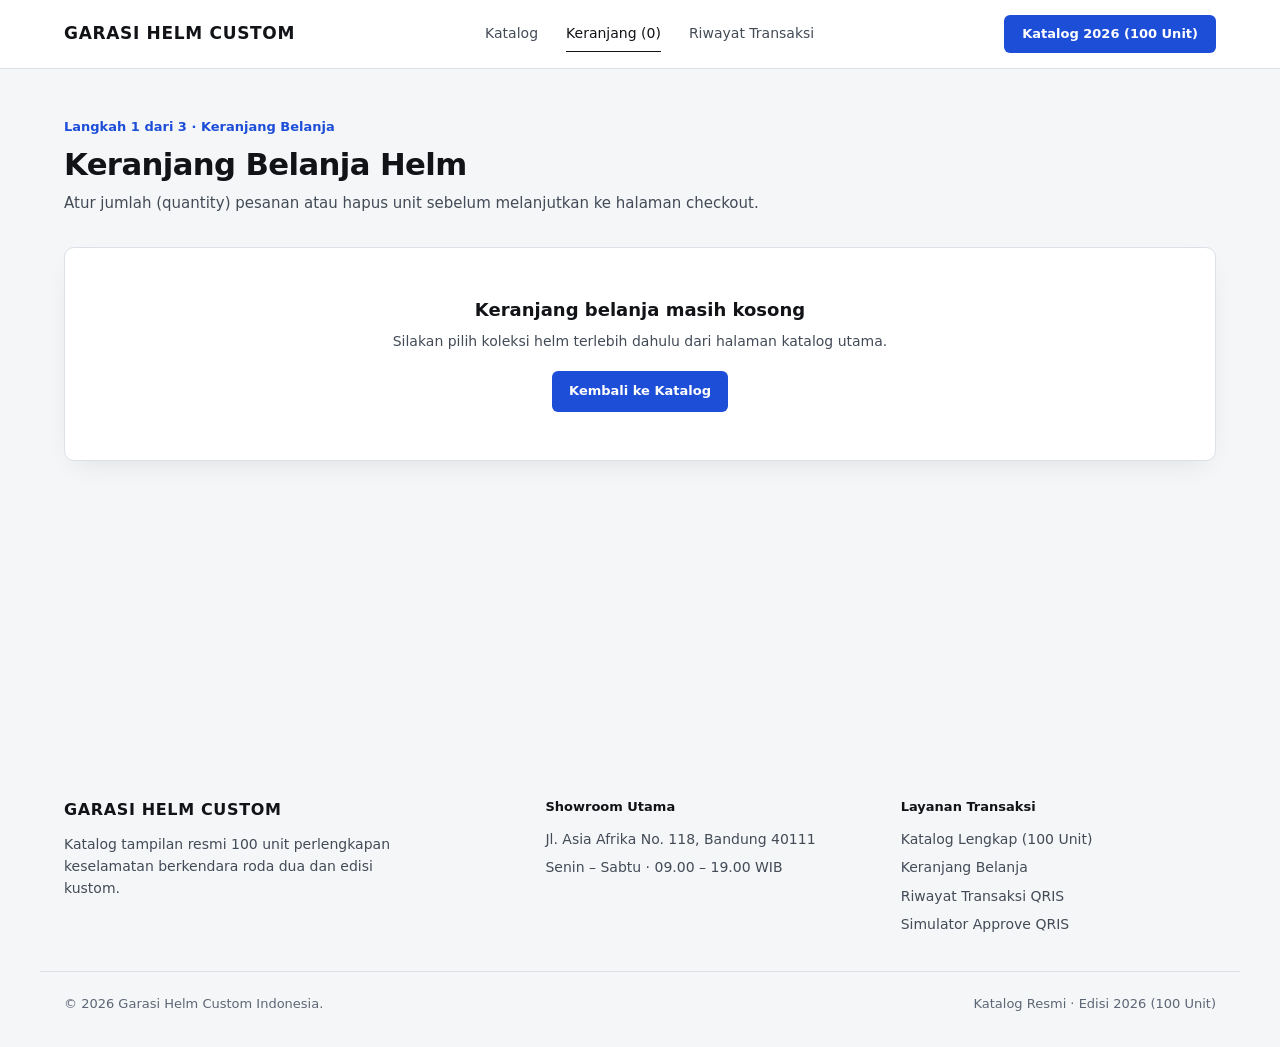
<file: cart.html>
<!doctype html>
<html lang="id">
  <head>
    <meta charset="UTF-8" />
    <meta name="viewport" content="width=device-width, initial-scale=1.0" />
    <title>Keranjang Belanja — Garasi Helm Custom</title>
    <meta name="description" content="Kelola daftar helm di keranjang belanja sebelum melanjutkan ke checkout QRIS." />
    <style>
      :root {
        --bg-canvas: #f5f6f8;
        --bg-surface: #ffffff;
        --bg-studio: #e9ecf1;
        --bg-subtle: #eef1f5;
        --ink-primary: #111317;
        --ink-secondary: #434b57;
        --ink-muted: #5d6675;
        --accent-cobalt: #1d4ed8;
        --accent-cobalt-hover: #1e40af;
        --border-hairline: #dce1e8;
        --border-strong: #c6cdd8;
        --shadow-card: 0 10px 28px -12px rgba(17, 19, 23, 0.12);

        --font-sans: system-ui, -apple-system, "Segoe UI", Roboto, "Helvetica Neue", Arial, sans-serif;
        --font-mono: "SFMono-Regular", Consolas, "Liberation Mono", Menlo, monospace;

        --radius-sm: 6px;
        --radius-md: 10px;
        --radius-lg: 14px;
        --container-max: 1200px;
      }

      *,
      *::before,
      *::after {
        box-sizing: border-box;
      }

      html {
        scroll-behavior: smooth;
        font-size: 16px;
        -webkit-text-size-adjust: 100%;
      }

      @media (prefers-reduced-motion: reduce) {
        html {
          scroll-behavior: auto;
        }
      }

      body {
        margin: 0;
        background-color: var(--bg-canvas);
        color: var(--ink-primary);
        font-family: var(--font-sans);
        line-height: 1.6;
        -webkit-font-smoothing: antialiased;
      }

      img {
        display: block;
        max-width: 100%;
      }

      a {
        color: inherit;
        text-decoration: none;
      }

      a:focus-visible,
      button:focus-visible {
        outline: 2px solid var(--accent-cobalt);
        outline-offset: 3px;
        border-radius: 3px;
      }

      .tabular {
        font-variant-numeric: tabular-nums;
      }

      .container {
        width: 100%;
        max-width: var(--container-max);
        margin-inline: auto;
        padding-inline: 24px;
      }

      .site-header {
        position: sticky;
        top: 0;
        z-index: 20;
        background-color: rgba(255, 255, 255, 0.94);
        backdrop-filter: blur(8px);
        border-bottom: 1px solid var(--border-hairline);
      }

      .header-inner {
        display: flex;
        align-items: center;
        justify-content: space-between;
        gap: 32px;
        min-height: 68px;
      }

      .brand-wordmark {
        font-size: 1.0625rem;
        font-weight: 700;
        letter-spacing: 0.04em;
        color: var(--ink-primary);
        white-space: nowrap;
        flex-shrink: 0;
      }

      .site-nav {
        display: flex;
        align-items: center;
        gap: 28px;
      }

      .nav-link {
        font-size: 0.875rem;
        font-weight: 500;
        color: var(--ink-secondary);
        white-space: nowrap;
        flex-shrink: 0;
        padding-block: 6px;
        border-bottom: 1.5px solid transparent;
        transition: color 150ms cubic-bezier(0.16, 1, 0.3, 1),
          border-color 150ms cubic-bezier(0.16, 1, 0.3, 1);
      }

      .nav-link:hover {
        color: var(--ink-primary);
        border-bottom-color: var(--ink-primary);
      }

      .header-action {
        display: flex;
        align-items: center;
        flex-shrink: 0;
      }

      .primary-anchor {
        display: inline-flex;
        align-items: center;
        justify-content: center;
        padding: 9px 18px;
        font-size: 0.8125rem;
        font-weight: 600;
        color: #ffffff;
        background-color: var(--accent-cobalt);
        border-radius: var(--radius-sm);
        white-space: nowrap;
        flex-shrink: 0;
        transition: background-color 150ms cubic-bezier(0.16, 1, 0.3, 1);
      }

      .primary-anchor:hover {
        background-color: var(--accent-cobalt-hover);
      }

      .hero-section {
        padding-block: 56px 64px;
        border-bottom: 1px solid var(--border-hairline);
      }

      .hero-grid {
        display: grid;
        grid-template-columns: minmax(0, 1fr) minmax(0, 1.15fr);
        gap: 48px;
        align-items: stretch;
      }

      .hero-content {
        display: flex;
        flex-direction: column;
        justify-content: center;
      }

      .eyebrow {
        margin: 0 0 14px;
        font-size: 0.8125rem;
        font-weight: 600;
        letter-spacing: 0.03em;
        color: var(--accent-cobalt);
      }

      .hero-title {
        margin: 0 0 18px;
        font-size: clamp(2.125rem, 3.6vw, 3.25rem);
        font-weight: 700;
        line-height: 1.1;
        letter-spacing: -0.025em;
        color: var(--ink-primary);
        text-wrap: balance;
      }

      .hero-lead {
        margin: 0 0 32px;
        max-width: 54ch;
        font-size: 1rem;
        line-height: 1.65;
        color: var(--ink-secondary);
      }

      .hero-specs {
        display: grid;
        grid-template-columns: repeat(3, minmax(0, 1fr));
        gap: 20px;
        padding-top: 24px;
        border-top: 1px solid var(--border-hairline);
      }

      .spec-item {
        display: flex;
        flex-direction: column;
        gap: 4px;
      }

      .spec-label {
        font-size: 0.75rem;
        font-weight: 500;
        color: var(--ink-muted);
      }

      .spec-value {
        font-size: 0.875rem;
        font-weight: 600;
        color: var(--ink-primary);
      }

      .hero-media {
        display: flex;
      }

      .media-frame {
        position: relative;
        width: 100%;
        background-color: var(--bg-studio);
        border: 1px solid var(--border-hairline);
        border-radius: var(--radius-lg);
        overflow: hidden;
      }

      .hero-frame {
        aspect-ratio: 16 / 9;
        height: 100%;
        min-height: 340px;
      }

      .hero-image {
        width: 100%;
        height: 100%;
        object-fit: cover;
      }

      .catalog-section {
        padding-block: 72px;
        scroll-margin-top: 68px;
      }

      .section-header {
        display: flex;
        align-items: flex-end;
        justify-content: space-between;
        gap: 32px;
        margin-bottom: 24px;
      }

      .section-kicker {
        margin: 0 0 8px;
        font-size: 0.8125rem;
        font-weight: 600;
        color: var(--ink-muted);
      }

      .count-badge {
        display: inline-block;
        margin-left: 8px;
        padding: 2px 10px;
        font-size: 0.75rem;
        font-weight: 600;
        color: var(--accent-cobalt);
        background-color: rgba(29, 78, 216, 0.08);
        border-radius: 999px;
      }

      .section-title {
        margin: 0;
        font-size: clamp(1.5rem, 2.4vw, 2rem);
        font-weight: 700;
        letter-spacing: -0.02em;
        line-height: 1.2;
        color: var(--ink-primary);
        text-wrap: balance;
      }

      .section-note {
        margin: 0;
        max-width: 44ch;
        font-size: 0.875rem;
        color: var(--ink-secondary);
      }

      .filter-bar {
        display: flex;
        flex-wrap: wrap;
        gap: 10px;
        margin-bottom: 32px;
      }

      .filter-btn {
        appearance: none;
        border: 1px solid var(--border-hairline);
        background-color: var(--bg-surface);
        color: var(--ink-secondary);
        font-family: var(--font-sans);
        font-size: 0.8125rem;
        font-weight: 600;
        padding: 8px 16px;
        border-radius: 999px;
        cursor: pointer;
        transition: all 150ms cubic-bezier(0.16, 1, 0.3, 1);
      }

      .filter-btn:hover {
        border-color: var(--border-strong);
        color: var(--ink-primary);
      }

      .filter-btn.is-active {
        background-color: var(--accent-cobalt);
        border-color: var(--accent-cobalt);
        color: #ffffff;
      }

      .catalog-grid {
        display: grid;
        grid-template-columns: repeat(3, minmax(0, 1fr));
        gap: 28px;
      }

      .helmet-card {
        display: flex;
        flex-direction: column;
        background-color: var(--bg-surface);
        border: 1px solid var(--border-hairline);
        border-radius: var(--radius-md);
        overflow: hidden;
        scroll-margin-top: 96px;
        transition: transform 180ms cubic-bezier(0.16, 1, 0.3, 1),
          box-shadow 180ms cubic-bezier(0.16, 1, 0.3, 1);
      }

      .helmet-card:hover {
        transform: translateY(-2px);
        box-shadow: var(--shadow-card);
      }

      .card-media {
        position: relative;
        aspect-ratio: 4 / 3;
        background-color: var(--bg-studio);
        border-bottom: 1px solid var(--border-hairline);
        overflow: hidden;
        border-radius: 0;
        border-top: 0;
        border-inline: 0;
      }

      .unit-pill {
        position: absolute;
        top: 12px;
        left: 12px;
        z-index: 2;
        padding: 3px 9px;
        font-family: var(--font-mono);
        font-size: 0.75rem;
        font-weight: 600;
        color: var(--ink-primary);
        background-color: rgba(255, 255, 255, 0.92);
        border: 1px solid var(--border-hairline);
        border-radius: var(--radius-sm);
      }

      .card-image {
        width: 100%;
        height: 100%;
        object-fit: cover;
        transition: transform 240ms cubic-bezier(0.16, 1, 0.3, 1);
      }

      .helmet-card:hover .card-image {
        transform: scale(1.02);
      }

      .card-body {
        display: flex;
        flex-direction: column;
        flex: 1 1 auto;
        padding: 20px 22px 22px;
      }

      .card-meta {
        margin: 0 0 8px;
        font-size: 0.75rem;
        font-weight: 600;
        letter-spacing: 0.04em;
        text-transform: uppercase;
        color: var(--ink-muted);
      }

      .card-meta.is-fullface {
        color: var(--accent-cobalt);
      }

      .card-meta.is-custom {
        color: #0f766e;
      }

      .card-meta.is-halfface {
        color: #b45309;
      }

      .card-title {
        margin: 0 0 6px;
        font-size: 1.0625rem;
        font-weight: 600;
        line-height: 1.35;
        color: var(--ink-primary);
      }

      .card-summary {
        margin: 0 0 18px;
        font-size: 0.875rem;
        line-height: 1.5;
        color: var(--ink-secondary);
      }

      .card-specs-row {
        display: grid;
        grid-template-columns: repeat(3, minmax(0, 1fr));
        gap: 12px;
        padding-block: 14px;
        margin-top: auto;
        border-top: 1px solid var(--border-hairline);
        border-bottom: 1px solid var(--border-hairline);
      }

      .card-spec-cell {
        display: flex;
        flex-direction: column;
        gap: 2px;
      }

      .card-spec-key {
        font-size: 0.6875rem;
        color: var(--ink-muted);
      }

      .card-spec-val {
        font-size: 0.8125rem;
        font-weight: 600;
        color: var(--ink-primary);
      }

      .card-footer-row {
        display: flex;
        align-items: baseline;
        justify-content: space-between;
        gap: 12px;
        padding-top: 16px;
      }

      .card-price {
        font-size: 1rem;
        font-weight: 700;
        color: var(--ink-primary);
        font-variant-numeric: tabular-nums;
      }

      .card-sku {
        font-family: var(--font-mono);
        font-size: 0.75rem;
        color: var(--ink-muted);
      }

      .standards-section {
        padding-block: 72px;
        background-color: var(--bg-surface);
        border-top: 1px solid var(--border-hairline);
        border-bottom: 1px solid var(--border-hairline);
        scroll-margin-top: 68px;
      }

      .standards-layout {
        display: grid;
        grid-template-columns: minmax(0, 1.05fr) minmax(0, 0.95fr);
        gap: 56px;
        align-items: start;
      }

      .standards-intro {
        margin: 14px 0 32px;
        max-width: 56ch;
        font-size: 0.9375rem;
        color: var(--ink-secondary);
      }

      .pillar-list {
        display: flex;
        flex-direction: column;
      }

      .pillar-item {
        padding-block: 20px;
        border-top: 1px solid var(--border-hairline);
      }

      .pillar-item:last-child {
        border-bottom: 1px solid var(--border-hairline);
      }

      .pillar-title {
        margin: 0 0 6px;
        font-size: 1rem;
        font-weight: 600;
        color: var(--ink-primary);
      }

      .pillar-desc {
        margin: 0;
        font-size: 0.875rem;
        color: var(--ink-secondary);
      }

      .sizing-panel {
        background-color: var(--bg-canvas);
        border: 1px solid var(--border-hairline);
        border-radius: var(--radius-md);
        padding: 28px;
      }

      .sizing-title {
        margin: 0 0 6px;
        font-size: 1.125rem;
        font-weight: 600;
        color: var(--ink-primary);
      }

      .sizing-subtitle {
        margin: 0 0 20px;
        font-size: 0.875rem;
        color: var(--ink-secondary);
      }

      .sizing-table {
        width: 100%;
        border-collapse: collapse;
        font-size: 0.875rem;
      }

      .sizing-table th {
        padding: 10px 8px;
        text-align: left;
        font-size: 0.75rem;
        font-weight: 600;
        color: var(--ink-muted);
        border-bottom: 1px solid var(--border-strong);
      }

      .sizing-table td {
        padding: 11px 8px;
        color: var(--ink-secondary);
        border-bottom: 1px solid var(--border-hairline);
      }

      .sizing-table tbody tr:last-child td {
        border-bottom: none;
      }

      .size-code {
        font-weight: 700;
        color: var(--ink-primary) !important;
      }

      .site-footer {
        padding-block: 48px 32px;
        background-color: var(--bg-canvas);
      }

      .footer-inner {
        display: grid;
        grid-template-columns: 1.4fr 1fr 1fr;
        gap: 40px;
        padding-bottom: 36px;
        border-bottom: 1px solid var(--border-hairline);
      }

      .footer-wordmark {
        display: block;
        margin-bottom: 10px;
        font-size: 1rem;
        font-weight: 700;
        letter-spacing: 0.04em;
        color: var(--ink-primary);
      }

      .footer-copy {
        margin: 0;
        max-width: 38ch;
        font-size: 0.875rem;
        color: var(--ink-secondary);
      }

      .footer-heading {
        display: block;
        margin-bottom: 10px;
        font-size: 0.8125rem;
        font-weight: 600;
        color: var(--ink-primary);
      }

      .footer-info p {
        margin: 0 0 6px;
        font-size: 0.875rem;
        color: var(--ink-secondary);
      }

      .footer-links {
        display: flex;
        flex-direction: column;
        gap: 6px;
        font-size: 0.875rem;
        color: var(--ink-secondary);
      }

      .footer-links a:hover {
        color: var(--accent-cobalt);
      }

      .footer-bottom {
        display: flex;
        align-items: center;
        justify-content: space-between;
        gap: 16px;
        padding-top: 22px;
        font-size: 0.8125rem;
        color: var(--ink-muted);
      }

      @media (max-width: 1024px) {
        .hero-grid {
          grid-template-columns: 1fr;
          gap: 32px;
        }

        .hero-frame {
          min-height: 0;
        }

        .catalog-grid {
          grid-template-columns: repeat(2, minmax(0, 1fr));
        }

        .standards-layout {
          grid-template-columns: 1fr;
          gap: 40px;
        }
      }

      @media (max-width: 720px) {
        .header-inner {
          gap: 16px;
          min-height: 60px;
        }

        .site-nav {
          display: none;
        }

        .hero-section {
          padding-block: 36px 44px;
        }

        .hero-specs {
          grid-template-columns: 1fr;
          gap: 14px;
        }

        .section-header {
          flex-direction: column;
          align-items: flex-start;
          gap: 12px;
        }

        .catalog-grid {
          grid-template-columns: 1fr;
        }

        .footer-inner {
          grid-template-columns: 1fr;
          gap: 28px;
        }

        .footer-bottom {
          flex-direction: column;
          align-items: flex-start;
        }
      }

      @media (prefers-reduced-motion: reduce) {
        .helmet-card,
        .card-image,
        .nav-link,
        .primary-anchor,
        .filter-btn {
          transition: none;
        }
      }
    </style>
    <link rel="stylesheet" href="tx-components.css" />
  </head>
  <body>
    <header class="site-header">
      <div class="container header-inner">
        <a href="index.html" class="brand-wordmark">GARASI HELM CUSTOM</a>

        <nav class="site-nav" aria-label="Navigasi Halaman">
          <a href="index.html#katalog" class="nav-link">Katalog</a>
          <a href="cart.html" class="nav-link" style="color: var(--ink-primary); border-bottom-color: var(--ink-primary);">Keranjang (<span id="nav-cart-count" class="tabular">0</span>)</a>
          <a href="history.html" class="nav-link">Riwayat Transaksi</a>
        </nav>

        <div class="header-action">
          <a href="index.html#katalog" class="primary-anchor">Katalog 2026 (100 Unit)</a>
        </div>
      </div>
    </header>

    <main class="tx-page-main">
      <div class="container">
        <div class="tx-page-header">
          <p class="tx-step-tag">Langkah 1 dari 3 · Keranjang Belanja</p>
          <h1 class="tx-page-title">Keranjang Belanja Helm</h1>
          <p class="tx-page-desc">Atur jumlah (quantity) pesanan atau hapus unit sebelum melanjutkan ke halaman checkout.</p>
        </div>
        <div id="cart-root"></div>
      </div>
    </main>

    <footer class="site-footer">
      <div class="container footer-inner">
        <div class="footer-brand">
          <span class="footer-wordmark">GARASI HELM CUSTOM</span>
          <p class="footer-copy">
            Katalog tampilan resmi 100 unit perlengkapan keselamatan berkendara roda dua dan edisi kustom.
          </p>
        </div>

        <div class="footer-info">
          <span class="footer-heading">Showroom Utama</span>
          <p>Jl. Asia Afrika No. 118, Bandung 40111</p>
          <p class="tabular">Senin – Sabtu · 09.00 – 19.00 WIB</p>
        </div>

        <div class="footer-info">
          <span class="footer-heading">Layanan Transaksi</span>
          <div class="footer-links">
            <a href="index.html#katalog">Katalog Lengkap (100 Unit)</a>
            <a href="cart.html">Keranjang Belanja</a>
            <a href="history.html">Riwayat Transaksi QRIS</a>
            <a href="qris-approve.html" target="_blank">Simulator Approve QRIS</a>
          </div>
        </div>
      </div>

      <div class="container footer-bottom">
        <span>© 2026 Garasi Helm Custom Indonesia.</span>
        <span>Katalog Resmi · Edisi 2026 (100 Unit)</span>
      </div>
    </footer>

    <script src="app.js"></script>
    <script>
      (function () {
        const store = window.GHCStore;
        store.updateNavBadge();

        const root = document.getElementById("cart-root");

        function renderCart() {
          const cart = store.getCart();

          if (cart.length === 0) {
            root.innerHTML =
              '<div class="tx-panel tx-empty-state">' +
              '  <h3>Keranjang belanja masih kosong</h3>' +
              '  <p>Silakan pilih koleksi helm terlebih dahulu dari halaman katalog utama.</p>' +
              '  <a href="index.html#katalog" class="tx-btn tx-btn-primary">Kembali ke Katalog</a>' +
              '</div>';
            return;
          }

          const totals = store.getCartTotals(50000);
          const totalQty = store.getCartCount();

          const itemsHtml = cart.map(function (item) {
            const itemSubtotal = item.hargaNum * item.qty;
            const prod = store.daftarHelm.find(function (p) {
              return p.num === Number(item.num);
            });

            let variantSelectHtml = "";
            if (prod && prod.variants && prod.variants.length > 0) {
              const optionsHtml = prod.variants
                .map(function (v) {
                  const sel = v.key === (item.variantKey || "default") ? " selected" : "";
                  return (
                    '<option value="' +
                    store.escapeHtml(v.key) +
                    '"' +
                    sel +
                    ">" +
                    store.escapeHtml(v.label) +
                    " (" +
                    store.escapeHtml(v.harga) +
                    ")</option>"
                  );
                })
                .join("");

              variantSelectHtml =
                '<div style="margin-top:6px;">' +
                '  <label style="font-size:0.75rem; color:var(--ink-secondary); margin-right:6px;">Varian Custom:</label>' +
                '  <select class="tx-variant-select" data-id="' +
                store.escapeHtml(item.id) +
                '" data-num="' +
                item.num +
                '" style="padding:4px 8px; font-size:0.78rem; border:1px solid var(--border-strong); border-radius:var(--radius-sm); background:var(--bg-surface);">' +
                optionsHtml +
                "  </select>" +
                "</div>";
            }

            return (
              '<div class="tx-cart-item" data-id="' + store.escapeHtml(item.id) + '">' +
              '  <img class="tx-cart-thumb" src="' + store.escapeHtml(item.gambar) + '" alt="' + store.escapeHtml(item.nama) + '" />' +
              '  <div class="tx-cart-info">' +
              '    <h3>' + store.escapeHtml(item.nama) + '</h3>' +
              '    <div class="tx-cart-sku">' + store.escapeHtml(item.sku || "") + ' · Satuan: ' + store.escapeHtml(item.satuan) + '</div>' +
              '    <div class="tx-cart-unit-price">' + store.formatRupiah(item.hargaNum) + ' ' + store.escapeHtml(item.satuan) + '</div>' +
                   variantSelectHtml +
              '  </div>' +
              '  <div class="tx-cart-actions">' +
              '    <div class="tx-qty-control">' +
              '      <button type="button" class="tx-qty-btn btn-dec" data-id="' + store.escapeHtml(item.id) + '" aria-label="Kurangi jumlah">&minus;</button>' +
              '      <input type="number" class="tx-qty-input" min="1" max="99" value="' + item.qty + '" data-id="' + store.escapeHtml(item.id) + '" aria-label="Jumlah" />' +
              '      <button type="button" class="tx-qty-btn btn-inc" data-id="' + store.escapeHtml(item.id) + '" aria-label="Tambah jumlah">+</button>' +
              '    </div>' +
              '    <div class="tx-cart-subtotal">' + store.formatRupiah(itemSubtotal) + '</div>' +
              '    <button type="button" class="tx-btn tx-btn-danger tx-btn-sm btn-remove" data-id="' + store.escapeHtml(item.id) + '">Hapus</button>' +
              '  </div>' +
              '</div>'
            );
          }).join("");

          root.innerHTML =
            '<div class="tx-two-col">' +
            '  <section class="tx-panel">' +
            '    <div class="tx-panel-title">' +
            '      <span>Daftar Unit Helm (' + totalQty + ')</span>' +
            '      <button type="button" class="tx-btn tx-btn-danger tx-btn-sm" id="btn-clear-cart">Kosongkan Keranjang</button>' +
            '    </div>' +
            '    <div>' + itemsHtml + '</div>' +
            '  </section>' +
            '  <aside class="tx-panel">' +
            '    <div class="tx-panel-title"><span>Ringkasan Belanja</span></div>' +
            '    <div class="tx-summary-row">' +
            '      <span>Subtotal (' + totalQty + ' unit)</span>' +
            '      <strong>' + store.formatRupiah(totals.subtotal) + '</strong>' +
            '    </div>' +
            '    <div class="tx-summary-row">' +
            '      <span>Estimasi Pengiriman &amp; Box</span>' +
            '      <strong>' + store.formatRupiah(totals.ongkir) + '</strong>' +
            '    </div>' +
            '    <hr class="tx-divider" />' +
            '    <div class="tx-summary-total">' +
            '      <span>Grand Total</span>' +
            '      <span>' + store.formatRupiah(totals.grandTotal) + '</span>' +
            '    </div>' +
            '    <a href="checkout.html" class="tx-btn tx-btn-primary tx-btn-block">Lanjut ke Checkout &rarr;</a>' +
            '    <a href="index.html#katalog" class="tx-btn tx-btn-outline tx-btn-block" style="margin-top: 10px;">+ Tambah Helm Lainnya</a>' +
            '  </aside>' +
            '</div>';
        }

        root.addEventListener("click", function (e) {
          const decBtn = e.target.closest(".btn-dec");
          if (decBtn) {
            const id = decBtn.getAttribute("data-id");
            const item = store.getCart().find(function (c) { return c.id === id; });
            if (item) {
              if (item.qty <= 1) {
                store.removeFromCart(id);
                store.showToast(item.nama + " dihapus dari keranjang");
              } else {
                store.updateCartQty(id, item.qty - 1);
              }
              renderCart();
            }
            return;
          }

          const incBtn = e.target.closest(".btn-inc");
          if (incBtn) {
            const id = incBtn.getAttribute("data-id");
            const item = store.getCart().find(function (c) { return c.id === id; });
            if (item) {
              store.updateCartQty(id, item.qty + 1);
              renderCart();
            }
            return;
          }

          const removeBtn = e.target.closest(".btn-remove");
          if (removeBtn) {
            const id = removeBtn.getAttribute("data-id");
            const item = store.getCart().find(function (c) { return c.id === id; });
            store.removeFromCart(id);
            if (item) store.showToast(item.nama + " dihapus dari keranjang");
            renderCart();
            return;
          }

          if (e.target.id === "btn-clear-cart") {
            store.clearCart();
            store.showToast("Keranjang dikosongkan");
            renderCart();
          }
        });

        root.addEventListener("change", function (e) {
          const varSelect = e.target.closest(".tx-variant-select");
          if (varSelect) {
            const oldId = varSelect.getAttribute("data-id");
            const num = Number(varSelect.getAttribute("data-num"));
            const newVarKey = varSelect.value;
            const currentItem = store.getCart().find(function (c) { return c.id === oldId; });
            if (currentItem) {
              const qty = currentItem.qty;
              store.removeFromCart(oldId);
              store.addToCart("helm-" + String(num).padStart(2, "0"), qty, newVarKey);
              store.showToast("Varian kustomisasi diperbarui");
              renderCart();
            }
            return;
          }

          const input = e.target.closest(".tx-qty-input");
          if (!input) return;
          const id = input.getAttribute("data-id");
          const val = parseInt(input.value, 10);
          if (isNaN(val) || val < 1) {
            store.updateCartQty(id, 1);
          } else {
            store.updateCartQty(id, val);
          }
          renderCart();
        });

        store.onRealtimeUpdate(function () {
          renderCart();
        });

        renderCart();
      })();
    </script>
  </body>
</html>
</file>
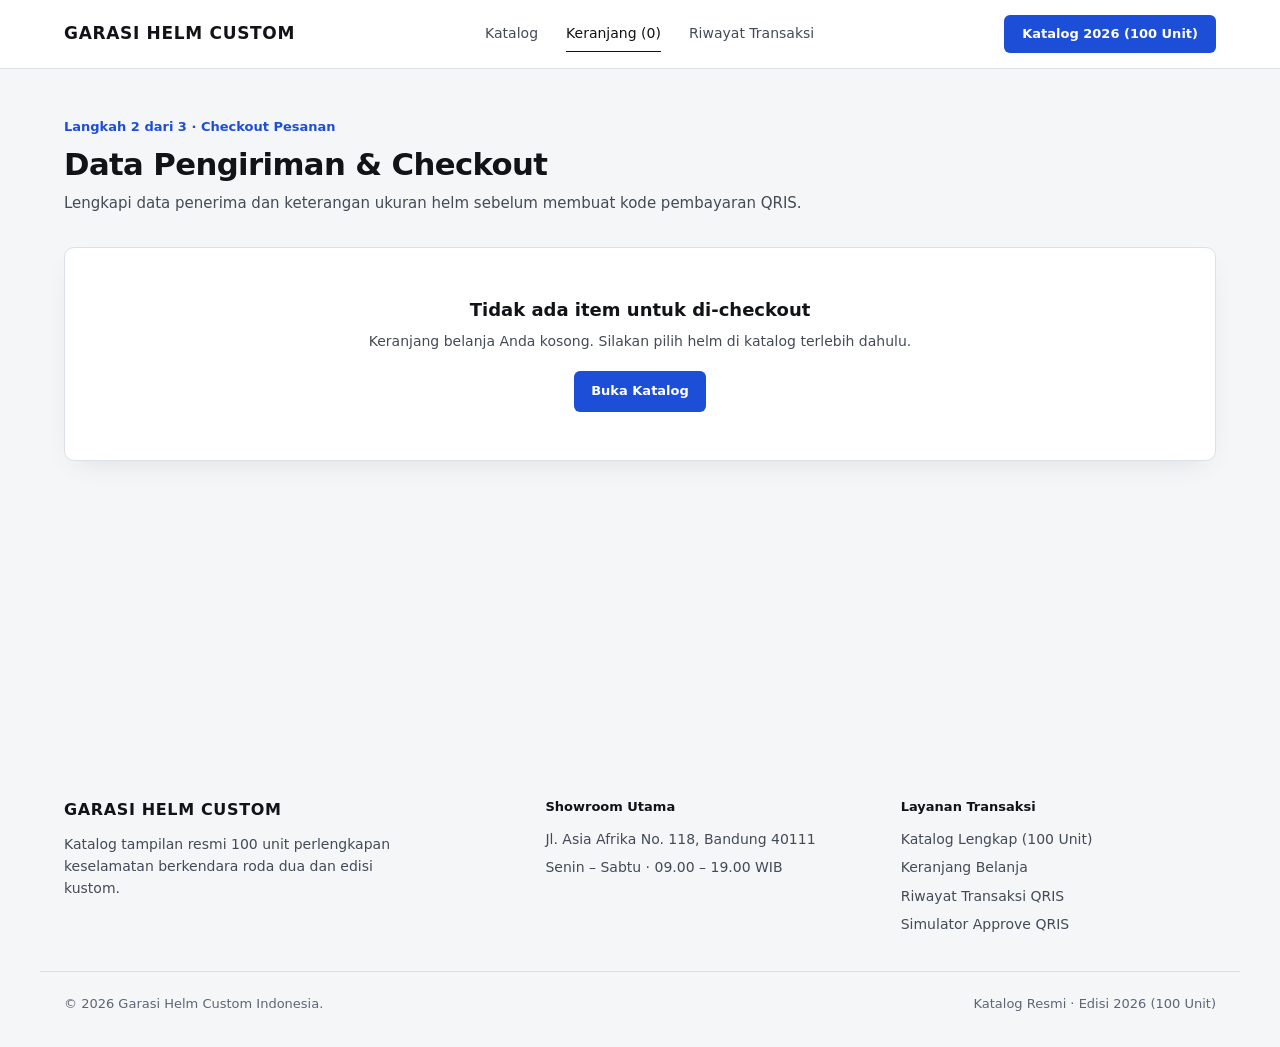
<file: checkout.html>
<!doctype html>
<html lang="id">
  <head>
    <meta charset="UTF-8" />
    <meta name="viewport" content="width=device-width, initial-scale=1.0" />
    <title>Checkout Pesanan — Garasi Helm Custom</title>
    <meta name="description" content="Lengkapi data pengiriman dan konfirmasi pesanan sebelum membayar dengan QRIS." />
    <style>
      :root {
        --bg-canvas: #f5f6f8;
        --bg-surface: #ffffff;
        --bg-studio: #e9ecf1;
        --bg-subtle: #eef1f5;
        --ink-primary: #111317;
        --ink-secondary: #434b57;
        --ink-muted: #5d6675;
        --accent-cobalt: #1d4ed8;
        --accent-cobalt-hover: #1e40af;
        --border-hairline: #dce1e8;
        --border-strong: #c6cdd8;
        --shadow-card: 0 10px 28px -12px rgba(17, 19, 23, 0.12);

        --font-sans: system-ui, -apple-system, "Segoe UI", Roboto, "Helvetica Neue", Arial, sans-serif;
        --font-mono: "SFMono-Regular", Consolas, "Liberation Mono", Menlo, monospace;

        --radius-sm: 6px;
        --radius-md: 10px;
        --radius-lg: 14px;
        --container-max: 1200px;
      }

      *,
      *::before,
      *::after {
        box-sizing: border-box;
      }

      html {
        scroll-behavior: smooth;
        font-size: 16px;
        -webkit-text-size-adjust: 100%;
      }

      @media (prefers-reduced-motion: reduce) {
        html {
          scroll-behavior: auto;
        }
      }

      body {
        margin: 0;
        background-color: var(--bg-canvas);
        color: var(--ink-primary);
        font-family: var(--font-sans);
        line-height: 1.6;
        -webkit-font-smoothing: antialiased;
      }

      img {
        display: block;
        max-width: 100%;
      }

      a {
        color: inherit;
        text-decoration: none;
      }

      a:focus-visible,
      button:focus-visible {
        outline: 2px solid var(--accent-cobalt);
        outline-offset: 3px;
        border-radius: 3px;
      }

      .tabular {
        font-variant-numeric: tabular-nums;
      }

      .container {
        width: 100%;
        max-width: var(--container-max);
        margin-inline: auto;
        padding-inline: 24px;
      }

      .site-header {
        position: sticky;
        top: 0;
        z-index: 20;
        background-color: rgba(255, 255, 255, 0.94);
        backdrop-filter: blur(8px);
        border-bottom: 1px solid var(--border-hairline);
      }

      .header-inner {
        display: flex;
        align-items: center;
        justify-content: space-between;
        gap: 32px;
        min-height: 68px;
      }

      .brand-wordmark {
        font-size: 1.0625rem;
        font-weight: 700;
        letter-spacing: 0.04em;
        color: var(--ink-primary);
        white-space: nowrap;
        flex-shrink: 0;
      }

      .site-nav {
        display: flex;
        align-items: center;
        gap: 28px;
      }

      .nav-link {
        font-size: 0.875rem;
        font-weight: 500;
        color: var(--ink-secondary);
        white-space: nowrap;
        flex-shrink: 0;
        padding-block: 6px;
        border-bottom: 1.5px solid transparent;
        transition: color 150ms cubic-bezier(0.16, 1, 0.3, 1),
          border-color 150ms cubic-bezier(0.16, 1, 0.3, 1);
      }

      .nav-link:hover {
        color: var(--ink-primary);
        border-bottom-color: var(--ink-primary);
      }

      .header-action {
        display: flex;
        align-items: center;
        flex-shrink: 0;
      }

      .primary-anchor {
        display: inline-flex;
        align-items: center;
        justify-content: center;
        padding: 9px 18px;
        font-size: 0.8125rem;
        font-weight: 600;
        color: #ffffff;
        background-color: var(--accent-cobalt);
        border-radius: var(--radius-sm);
        white-space: nowrap;
        flex-shrink: 0;
        transition: background-color 150ms cubic-bezier(0.16, 1, 0.3, 1);
      }

      .primary-anchor:hover {
        background-color: var(--accent-cobalt-hover);
      }

      .hero-section {
        padding-block: 56px 64px;
        border-bottom: 1px solid var(--border-hairline);
      }

      .hero-grid {
        display: grid;
        grid-template-columns: minmax(0, 1fr) minmax(0, 1.15fr);
        gap: 48px;
        align-items: stretch;
      }

      .hero-content {
        display: flex;
        flex-direction: column;
        justify-content: center;
      }

      .eyebrow {
        margin: 0 0 14px;
        font-size: 0.8125rem;
        font-weight: 600;
        letter-spacing: 0.03em;
        color: var(--accent-cobalt);
      }

      .hero-title {
        margin: 0 0 18px;
        font-size: clamp(2.125rem, 3.6vw, 3.25rem);
        font-weight: 700;
        line-height: 1.1;
        letter-spacing: -0.025em;
        color: var(--ink-primary);
        text-wrap: balance;
      }

      .hero-lead {
        margin: 0 0 32px;
        max-width: 54ch;
        font-size: 1rem;
        line-height: 1.65;
        color: var(--ink-secondary);
      }

      .hero-specs {
        display: grid;
        grid-template-columns: repeat(3, minmax(0, 1fr));
        gap: 20px;
        padding-top: 24px;
        border-top: 1px solid var(--border-hairline);
      }

      .spec-item {
        display: flex;
        flex-direction: column;
        gap: 4px;
      }

      .spec-label {
        font-size: 0.75rem;
        font-weight: 500;
        color: var(--ink-muted);
      }

      .spec-value {
        font-size: 0.875rem;
        font-weight: 600;
        color: var(--ink-primary);
      }

      .hero-media {
        display: flex;
      }

      .media-frame {
        position: relative;
        width: 100%;
        background-color: var(--bg-studio);
        border: 1px solid var(--border-hairline);
        border-radius: var(--radius-lg);
        overflow: hidden;
      }

      .hero-frame {
        aspect-ratio: 16 / 9;
        height: 100%;
        min-height: 340px;
      }

      .hero-image {
        width: 100%;
        height: 100%;
        object-fit: cover;
      }

      .catalog-section {
        padding-block: 72px;
        scroll-margin-top: 68px;
      }

      .section-header {
        display: flex;
        align-items: flex-end;
        justify-content: space-between;
        gap: 32px;
        margin-bottom: 24px;
      }

      .section-kicker {
        margin: 0 0 8px;
        font-size: 0.8125rem;
        font-weight: 600;
        color: var(--ink-muted);
      }

      .count-badge {
        display: inline-block;
        margin-left: 8px;
        padding: 2px 10px;
        font-size: 0.75rem;
        font-weight: 600;
        color: var(--accent-cobalt);
        background-color: rgba(29, 78, 216, 0.08);
        border-radius: 999px;
      }

      .section-title {
        margin: 0;
        font-size: clamp(1.5rem, 2.4vw, 2rem);
        font-weight: 700;
        letter-spacing: -0.02em;
        line-height: 1.2;
        color: var(--ink-primary);
        text-wrap: balance;
      }

      .section-note {
        margin: 0;
        max-width: 44ch;
        font-size: 0.875rem;
        color: var(--ink-secondary);
      }

      .filter-bar {
        display: flex;
        flex-wrap: wrap;
        gap: 10px;
        margin-bottom: 32px;
      }

      .filter-btn {
        appearance: none;
        border: 1px solid var(--border-hairline);
        background-color: var(--bg-surface);
        color: var(--ink-secondary);
        font-family: var(--font-sans);
        font-size: 0.8125rem;
        font-weight: 600;
        padding: 8px 16px;
        border-radius: 999px;
        cursor: pointer;
        transition: all 150ms cubic-bezier(0.16, 1, 0.3, 1);
      }

      .filter-btn:hover {
        border-color: var(--border-strong);
        color: var(--ink-primary);
      }

      .filter-btn.is-active {
        background-color: var(--accent-cobalt);
        border-color: var(--accent-cobalt);
        color: #ffffff;
      }

      .catalog-grid {
        display: grid;
        grid-template-columns: repeat(3, minmax(0, 1fr));
        gap: 28px;
      }

      .helmet-card {
        display: flex;
        flex-direction: column;
        background-color: var(--bg-surface);
        border: 1px solid var(--border-hairline);
        border-radius: var(--radius-md);
        overflow: hidden;
        scroll-margin-top: 96px;
        transition: transform 180ms cubic-bezier(0.16, 1, 0.3, 1),
          box-shadow 180ms cubic-bezier(0.16, 1, 0.3, 1);
      }

      .helmet-card:hover {
        transform: translateY(-2px);
        box-shadow: var(--shadow-card);
      }

      .card-media {
        position: relative;
        aspect-ratio: 4 / 3;
        background-color: var(--bg-studio);
        border-bottom: 1px solid var(--border-hairline);
        overflow: hidden;
        border-radius: 0;
        border-top: 0;
        border-inline: 0;
      }

      .unit-pill {
        position: absolute;
        top: 12px;
        left: 12px;
        z-index: 2;
        padding: 3px 9px;
        font-family: var(--font-mono);
        font-size: 0.75rem;
        font-weight: 600;
        color: var(--ink-primary);
        background-color: rgba(255, 255, 255, 0.92);
        border: 1px solid var(--border-hairline);
        border-radius: var(--radius-sm);
      }

      .card-image {
        width: 100%;
        height: 100%;
        object-fit: cover;
        transition: transform 240ms cubic-bezier(0.16, 1, 0.3, 1);
      }

      .helmet-card:hover .card-image {
        transform: scale(1.02);
      }

      .card-body {
        display: flex;
        flex-direction: column;
        flex: 1 1 auto;
        padding: 20px 22px 22px;
      }

      .card-meta {
        margin: 0 0 8px;
        font-size: 0.75rem;
        font-weight: 600;
        letter-spacing: 0.04em;
        text-transform: uppercase;
        color: var(--ink-muted);
      }

      .card-meta.is-fullface {
        color: var(--accent-cobalt);
      }

      .card-meta.is-custom {
        color: #0f766e;
      }

      .card-meta.is-halfface {
        color: #b45309;
      }

      .card-title {
        margin: 0 0 6px;
        font-size: 1.0625rem;
        font-weight: 600;
        line-height: 1.35;
        color: var(--ink-primary);
      }

      .card-summary {
        margin: 0 0 18px;
        font-size: 0.875rem;
        line-height: 1.5;
        color: var(--ink-secondary);
      }

      .card-specs-row {
        display: grid;
        grid-template-columns: repeat(3, minmax(0, 1fr));
        gap: 12px;
        padding-block: 14px;
        margin-top: auto;
        border-top: 1px solid var(--border-hairline);
        border-bottom: 1px solid var(--border-hairline);
      }

      .card-spec-cell {
        display: flex;
        flex-direction: column;
        gap: 2px;
      }

      .card-spec-key {
        font-size: 0.6875rem;
        color: var(--ink-muted);
      }

      .card-spec-val {
        font-size: 0.8125rem;
        font-weight: 600;
        color: var(--ink-primary);
      }

      .card-footer-row {
        display: flex;
        align-items: baseline;
        justify-content: space-between;
        gap: 12px;
        padding-top: 16px;
      }

      .card-price {
        font-size: 1rem;
        font-weight: 700;
        color: var(--ink-primary);
        font-variant-numeric: tabular-nums;
      }

      .card-sku {
        font-family: var(--font-mono);
        font-size: 0.75rem;
        color: var(--ink-muted);
      }

      .standards-section {
        padding-block: 72px;
        background-color: var(--bg-surface);
        border-top: 1px solid var(--border-hairline);
        border-bottom: 1px solid var(--border-hairline);
        scroll-margin-top: 68px;
      }

      .standards-layout {
        display: grid;
        grid-template-columns: minmax(0, 1.05fr) minmax(0, 0.95fr);
        gap: 56px;
        align-items: start;
      }

      .standards-intro {
        margin: 14px 0 32px;
        max-width: 56ch;
        font-size: 0.9375rem;
        color: var(--ink-secondary);
      }

      .pillar-list {
        display: flex;
        flex-direction: column;
      }

      .pillar-item {
        padding-block: 20px;
        border-top: 1px solid var(--border-hairline);
      }

      .pillar-item:last-child {
        border-bottom: 1px solid var(--border-hairline);
      }

      .pillar-title {
        margin: 0 0 6px;
        font-size: 1rem;
        font-weight: 600;
        color: var(--ink-primary);
      }

      .pillar-desc {
        margin: 0;
        font-size: 0.875rem;
        color: var(--ink-secondary);
      }

      .sizing-panel {
        background-color: var(--bg-canvas);
        border: 1px solid var(--border-hairline);
        border-radius: var(--radius-md);
        padding: 28px;
      }

      .sizing-title {
        margin: 0 0 6px;
        font-size: 1.125rem;
        font-weight: 600;
        color: var(--ink-primary);
      }

      .sizing-subtitle {
        margin: 0 0 20px;
        font-size: 0.875rem;
        color: var(--ink-secondary);
      }

      .sizing-table {
        width: 100%;
        border-collapse: collapse;
        font-size: 0.875rem;
      }

      .sizing-table th {
        padding: 10px 8px;
        text-align: left;
        font-size: 0.75rem;
        font-weight: 600;
        color: var(--ink-muted);
        border-bottom: 1px solid var(--border-strong);
      }

      .sizing-table td {
        padding: 11px 8px;
        color: var(--ink-secondary);
        border-bottom: 1px solid var(--border-hairline);
      }

      .sizing-table tbody tr:last-child td {
        border-bottom: none;
      }

      .size-code {
        font-weight: 700;
        color: var(--ink-primary) !important;
      }

      .site-footer {
        padding-block: 48px 32px;
        background-color: var(--bg-canvas);
      }

      .footer-inner {
        display: grid;
        grid-template-columns: 1.4fr 1fr 1fr;
        gap: 40px;
        padding-bottom: 36px;
        border-bottom: 1px solid var(--border-hairline);
      }

      .footer-wordmark {
        display: block;
        margin-bottom: 10px;
        font-size: 1rem;
        font-weight: 700;
        letter-spacing: 0.04em;
        color: var(--ink-primary);
      }

      .footer-copy {
        margin: 0;
        max-width: 38ch;
        font-size: 0.875rem;
        color: var(--ink-secondary);
      }

      .footer-heading {
        display: block;
        margin-bottom: 10px;
        font-size: 0.8125rem;
        font-weight: 600;
        color: var(--ink-primary);
      }

      .footer-info p {
        margin: 0 0 6px;
        font-size: 0.875rem;
        color: var(--ink-secondary);
      }

      .footer-links {
        display: flex;
        flex-direction: column;
        gap: 6px;
        font-size: 0.875rem;
        color: var(--ink-secondary);
      }

      .footer-links a:hover {
        color: var(--accent-cobalt);
      }

      .footer-bottom {
        display: flex;
        align-items: center;
        justify-content: space-between;
        gap: 16px;
        padding-top: 22px;
        font-size: 0.8125rem;
        color: var(--ink-muted);
      }

      @media (max-width: 1024px) {
        .hero-grid {
          grid-template-columns: 1fr;
          gap: 32px;
        }

        .hero-frame {
          min-height: 0;
        }

        .catalog-grid {
          grid-template-columns: repeat(2, minmax(0, 1fr));
        }

        .standards-layout {
          grid-template-columns: 1fr;
          gap: 40px;
        }
      }

      @media (max-width: 720px) {
        .header-inner {
          gap: 16px;
          min-height: 60px;
        }

        .site-nav {
          display: none;
        }

        .hero-section {
          padding-block: 36px 44px;
        }

        .hero-specs {
          grid-template-columns: 1fr;
          gap: 14px;
        }

        .section-header {
          flex-direction: column;
          align-items: flex-start;
          gap: 12px;
        }

        .catalog-grid {
          grid-template-columns: 1fr;
        }

        .footer-inner {
          grid-template-columns: 1fr;
          gap: 28px;
        }

        .footer-bottom {
          flex-direction: column;
          align-items: flex-start;
        }
      }

      @media (prefers-reduced-motion: reduce) {
        .helmet-card,
        .card-image,
        .nav-link,
        .primary-anchor,
        .filter-btn {
          transition: none;
        }
      }
    </style>
    <link rel="stylesheet" href="tx-components.css" />
  </head>
  <body>
    <header class="site-header">
      <div class="container header-inner">
        <a href="index.html" class="brand-wordmark">GARASI HELM CUSTOM</a>

        <nav class="site-nav" aria-label="Navigasi Halaman">
          <a href="index.html#katalog" class="nav-link">Katalog</a>
          <a href="cart.html" class="nav-link" style="color: var(--ink-primary); border-bottom-color: var(--ink-primary);">Keranjang (<span id="nav-cart-count" class="tabular">0</span>)</a>
          <a href="history.html" class="nav-link">Riwayat Transaksi</a>
        </nav>

        <div class="header-action">
          <a href="index.html#katalog" class="primary-anchor">Katalog 2026 (100 Unit)</a>
        </div>
      </div>
    </header>

    <main class="tx-page-main">
      <div class="container">
        <div class="tx-page-header">
          <p class="tx-step-tag">Langkah 2 dari 3 · Checkout Pesanan</p>
          <h1 class="tx-page-title">Data Pengiriman &amp; Checkout</h1>
          <p class="tx-page-desc">Lengkapi data penerima dan keterangan ukuran helm sebelum membuat kode pembayaran QRIS.</p>
        </div>
        <div id="checkout-root"></div>
      </div>
    </main>

    <footer class="site-footer">
      <div class="container footer-inner">
        <div class="footer-brand">
          <span class="footer-wordmark">GARASI HELM CUSTOM</span>
          <p class="footer-copy">
            Katalog tampilan resmi 100 unit perlengkapan keselamatan berkendara roda dua dan edisi kustom.
          </p>
        </div>

        <div class="footer-info">
          <span class="footer-heading">Showroom Utama</span>
          <p>Jl. Asia Afrika No. 118, Bandung 40111</p>
          <p class="tabular">Senin – Sabtu · 09.00 – 19.00 WIB</p>
        </div>

        <div class="footer-info">
          <span class="footer-heading">Layanan Transaksi</span>
          <div class="footer-links">
            <a href="index.html#katalog">Katalog Lengkap (100 Unit)</a>
            <a href="cart.html">Keranjang Belanja</a>
            <a href="history.html">Riwayat Transaksi QRIS</a>
            <a href="qris-approve.html" target="_blank">Simulator Approve QRIS</a>
          </div>
        </div>
      </div>

      <div class="container footer-bottom">
        <span>© 2026 Garasi Helm Custom Indonesia.</span>
        <span>Katalog Resmi · Edisi 2026 (100 Unit)</span>
      </div>
    </footer>

    <script src="app.js"></script>
    <script>
      (function () {
        const store = window.GHCStore;
        store.updateNavBadge();

        const root = document.getElementById("checkout-root");
        let shippingMethod = "courier";

        function renderCheckout() {
          const cart = store.getCart();
          if (cart.length === 0) {
            root.innerHTML =
              '<div class="tx-panel tx-empty-state">' +
              '  <h3>Tidak ada item untuk di-checkout</h3>' +
              '  <p>Keranjang belanja Anda kosong. Silakan pilih helm di katalog terlebih dahulu.</p>' +
              '  <a href="index.html#katalog" class="tx-btn tx-btn-primary">Buka Katalog</a>' +
              '</div>';
            return;
          }

          const ongkir = shippingMethod === "pickup" ? 0 : 50000;
          const totals = store.getCartTotals(ongkir);

          const summaryItemsHtml = cart.map(function (item) {
            return (
              '<div class="tx-summary-row" style="align-items:flex-start; gap:12px;">' +
              '  <span>' + store.escapeHtml(item.nama) + ' <small style="color:var(--ink-muted);">&times;' + item.qty + '</small></span>' +
              '  <strong style="white-space:nowrap;">' + store.formatRupiah(item.hargaNum * item.qty) + '</strong>' +
              '</div>'
            );
          }).join("");

          root.innerHTML =
            '<form id="checkout-form" class="tx-two-col">' +
            '  <section class="tx-panel">' +
            '    <div class="tx-panel-title"><span>Data Penerima &amp; Pengiriman</span></div>' +
            '    <div class="tx-form-row">' +
            '      <div class="tx-form-group">' +
            '        <label for="nama">Nama Lengkap Penerima *</label>' +
            '        <input type="text" id="nama" name="nama" class="tx-form-control" placeholder="Contoh: Samuel Erwin" required />' +
            '      </div>' +
            '      <div class="tx-form-group">' +
            '        <label for="telepon">No. WhatsApp / Telepon *</label>' +
            '        <input type="tel" id="telepon" name="telepon" class="tx-form-control" placeholder="0812-xxxx-xxxx" required />' +
            '      </div>' +
            '    </div>' +
            '    <div class="tx-form-row">' +
            '      <div class="tx-form-group">' +
            '        <label for="kota">Kota / Kabupaten *</label>' +
            '        <input type="text" id="kota" name="kota" class="tx-form-control" placeholder="Contoh: Bandung" required />' +
            '      </div>' +
            '      <div class="tx-form-group">' +
            '        <label for="shipping">Metode Pengiriman</label>' +
            '        <select id="shipping" name="shipping" class="tx-form-control">' +
            '          <option value="courier" ' + (shippingMethod === "courier" ? "selected" : "") + '>Kurir Khusus Helm + Box (Rp 50.000)</option>' +
            '          <option value="pickup" ' + (shippingMethod === "pickup" ? "selected" : "") + '>Ambil di Showroom Bandung (Gratis)</option>' +
            '        </select>' +
            '      </div>' +
            '    </div>' +
            '    <div class="tx-form-group">' +
            '      <label for="alamat">Alamat Lengkap *</label>' +
            '      <textarea id="alamat" name="alamat" rows="3" class="tx-form-control" placeholder="Nama jalan, nomor rumah, RT/RW, kelurahan, kecamatan, kode pos" required></textarea>' +
            '    </div>' +
            '    <div class="tx-form-group">' +
            '      <label for="catatan">Deskripsi / Catatan Ukuran Helm (Opsional)</label>' +
            '      <input type="text" id="catatan" name="catatan" class="tx-form-control" placeholder="Contoh: Ukuran L (59-60 cm), visor dark smoke" />' +
            '    </div>' +
            '    <div class="tx-panel-title" style="margin-top:24px;"><span>Metode Pembayaran</span></div>' +
            '    <div class="tx-payment-box">' +
            '      <div>' +
            '        <div style="font-weight:700; font-size:0.9375rem; color:var(--accent-cobalt);">QRIS (Pembayaran Instan)</div>' +
            '        <div style="font-size:0.8125rem; color:var(--ink-secondary);">Scan kode QRIS melalui e-wallet atau mobile banking. Status terverifikasi otomatis secara realtime.</div>' +
            '      </div>' +
            '      <span class="status-badge status-paid">Aktif</span>' +
            '    </div>' +
            '  </section>' +
            '  <aside class="tx-panel">' +
            '    <div class="tx-panel-title"><span>Ringkasan Pesanan</span></div>' +
            '    ' + summaryItemsHtml +
            '    <hr class="tx-divider" />' +
            '    <div class="tx-summary-row">' +
            '      <span>Subtotal</span>' +
            '      <strong id="co-subtotal">' + store.formatRupiah(totals.subtotal) + '</strong>' +
            '    </div>' +
            '    <div class="tx-summary-row">' +
            '      <span>Ongkos Kirim</span>' +
            '      <strong id="co-ongkir">' + (totals.ongkir === 0 ? "Gratis" : store.formatRupiah(totals.ongkir)) + '</strong>' +
            '    </div>' +
            '    <hr class="tx-divider" />' +
            '    <div class="tx-summary-total">' +
            '      <span>Grand Total</span>' +
            '      <span id="co-grandtotal">' + store.formatRupiah(totals.grandTotal) + '</span>' +
            '    </div>' +
            '    <button type="submit" class="tx-btn tx-btn-primary tx-btn-block">Buat Pesanan &amp; Bayar QRIS &rarr;</button>' +
            '    <a href="cart.html" class="tx-btn tx-btn-outline tx-btn-block" style="margin-top:10px;">&larr; Kembali ke Keranjang</a>' +
            '  </aside>' +
            '</form>';

          const shippingSelect = document.getElementById("shipping");
          shippingSelect.addEventListener("change", function () {
            shippingMethod = shippingSelect.value;
            const newOngkir = shippingMethod === "pickup" ? 0 : 50000;
            const t = store.getCartTotals(newOngkir);
            document.getElementById("co-ongkir").textContent = t.ongkir === 0 ? "Gratis" : store.formatRupiah(t.ongkir);
            document.getElementById("co-grandtotal").textContent = store.formatRupiah(t.grandTotal);
          });

          const form = document.getElementById("checkout-form");
          form.addEventListener("submit", function (e) {
            e.preventDefault();
            const customer = {
              nama: document.getElementById("nama").value.trim(),
              telepon: document.getElementById("telepon").value.trim(),
              kota: document.getElementById("kota").value.trim(),
              alamat: document.getElementById("alamat").value.trim(),
              catatan: document.getElementById("catatan").value.trim()
            };
            const order = store.createOrder(customer, shippingMethod);
            if (order) {
              window.location.href = "payment.html?order=" + encodeURIComponent(order.id);
            }
          });
        }

        renderCheckout();
      })();
    </script>
  </body>
</html>
</file>
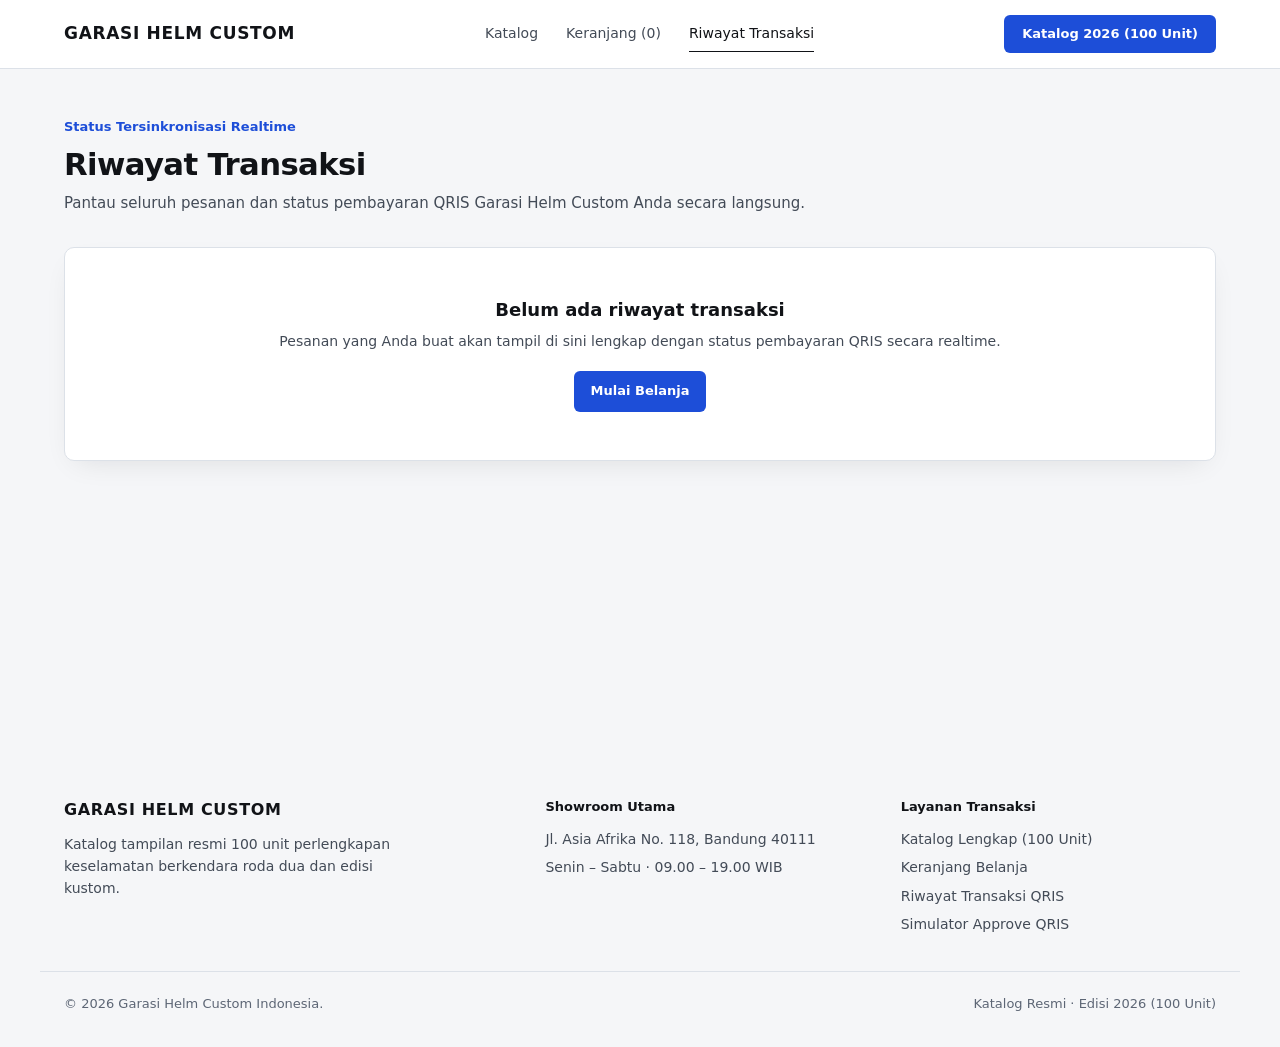
<file: history.html>
<!doctype html>
<html lang="id">
  <head>
    <meta charset="UTF-8" />
    <meta name="viewport" content="width=device-width, initial-scale=1.0" />
    <title>Riwayat Transaksi — Garasi Helm Custom</title>
    <meta name="description" content="Daftar riwayat transaksi dan status pembayaran QRIS Garasi Helm Custom." />
    <style>
      :root {
        --bg-canvas: #f5f6f8;
        --bg-surface: #ffffff;
        --bg-studio: #e9ecf1;
        --bg-subtle: #eef1f5;
        --ink-primary: #111317;
        --ink-secondary: #434b57;
        --ink-muted: #5d6675;
        --accent-cobalt: #1d4ed8;
        --accent-cobalt-hover: #1e40af;
        --border-hairline: #dce1e8;
        --border-strong: #c6cdd8;
        --shadow-card: 0 10px 28px -12px rgba(17, 19, 23, 0.12);

        --font-sans: system-ui, -apple-system, "Segoe UI", Roboto, "Helvetica Neue", Arial, sans-serif;
        --font-mono: "SFMono-Regular", Consolas, "Liberation Mono", Menlo, monospace;

        --radius-sm: 6px;
        --radius-md: 10px;
        --radius-lg: 14px;
        --container-max: 1200px;
      }

      *,
      *::before,
      *::after {
        box-sizing: border-box;
      }

      html {
        scroll-behavior: smooth;
        font-size: 16px;
        -webkit-text-size-adjust: 100%;
      }

      @media (prefers-reduced-motion: reduce) {
        html {
          scroll-behavior: auto;
        }
      }

      body {
        margin: 0;
        background-color: var(--bg-canvas);
        color: var(--ink-primary);
        font-family: var(--font-sans);
        line-height: 1.6;
        -webkit-font-smoothing: antialiased;
      }

      img {
        display: block;
        max-width: 100%;
      }

      a {
        color: inherit;
        text-decoration: none;
      }

      a:focus-visible,
      button:focus-visible {
        outline: 2px solid var(--accent-cobalt);
        outline-offset: 3px;
        border-radius: 3px;
      }

      .tabular {
        font-variant-numeric: tabular-nums;
      }

      .container {
        width: 100%;
        max-width: var(--container-max);
        margin-inline: auto;
        padding-inline: 24px;
      }

      .site-header {
        position: sticky;
        top: 0;
        z-index: 20;
        background-color: rgba(255, 255, 255, 0.94);
        backdrop-filter: blur(8px);
        border-bottom: 1px solid var(--border-hairline);
      }

      .header-inner {
        display: flex;
        align-items: center;
        justify-content: space-between;
        gap: 32px;
        min-height: 68px;
      }

      .brand-wordmark {
        font-size: 1.0625rem;
        font-weight: 700;
        letter-spacing: 0.04em;
        color: var(--ink-primary);
        white-space: nowrap;
        flex-shrink: 0;
      }

      .site-nav {
        display: flex;
        align-items: center;
        gap: 28px;
      }

      .nav-link {
        font-size: 0.875rem;
        font-weight: 500;
        color: var(--ink-secondary);
        white-space: nowrap;
        flex-shrink: 0;
        padding-block: 6px;
        border-bottom: 1.5px solid transparent;
        transition: color 150ms cubic-bezier(0.16, 1, 0.3, 1),
          border-color 150ms cubic-bezier(0.16, 1, 0.3, 1);
      }

      .nav-link:hover {
        color: var(--ink-primary);
        border-bottom-color: var(--ink-primary);
      }

      .header-action {
        display: flex;
        align-items: center;
        flex-shrink: 0;
      }

      .primary-anchor {
        display: inline-flex;
        align-items: center;
        justify-content: center;
        padding: 9px 18px;
        font-size: 0.8125rem;
        font-weight: 600;
        color: #ffffff;
        background-color: var(--accent-cobalt);
        border-radius: var(--radius-sm);
        white-space: nowrap;
        flex-shrink: 0;
        transition: background-color 150ms cubic-bezier(0.16, 1, 0.3, 1);
      }

      .primary-anchor:hover {
        background-color: var(--accent-cobalt-hover);
      }

      .hero-section {
        padding-block: 56px 64px;
        border-bottom: 1px solid var(--border-hairline);
      }

      .hero-grid {
        display: grid;
        grid-template-columns: minmax(0, 1fr) minmax(0, 1.15fr);
        gap: 48px;
        align-items: stretch;
      }

      .hero-content {
        display: flex;
        flex-direction: column;
        justify-content: center;
      }

      .eyebrow {
        margin: 0 0 14px;
        font-size: 0.8125rem;
        font-weight: 600;
        letter-spacing: 0.03em;
        color: var(--accent-cobalt);
      }

      .hero-title {
        margin: 0 0 18px;
        font-size: clamp(2.125rem, 3.6vw, 3.25rem);
        font-weight: 700;
        line-height: 1.1;
        letter-spacing: -0.025em;
        color: var(--ink-primary);
        text-wrap: balance;
      }

      .hero-lead {
        margin: 0 0 32px;
        max-width: 54ch;
        font-size: 1rem;
        line-height: 1.65;
        color: var(--ink-secondary);
      }

      .hero-specs {
        display: grid;
        grid-template-columns: repeat(3, minmax(0, 1fr));
        gap: 20px;
        padding-top: 24px;
        border-top: 1px solid var(--border-hairline);
      }

      .spec-item {
        display: flex;
        flex-direction: column;
        gap: 4px;
      }

      .spec-label {
        font-size: 0.75rem;
        font-weight: 500;
        color: var(--ink-muted);
      }

      .spec-value {
        font-size: 0.875rem;
        font-weight: 600;
        color: var(--ink-primary);
      }

      .hero-media {
        display: flex;
      }

      .media-frame {
        position: relative;
        width: 100%;
        background-color: var(--bg-studio);
        border: 1px solid var(--border-hairline);
        border-radius: var(--radius-lg);
        overflow: hidden;
      }

      .hero-frame {
        aspect-ratio: 16 / 9;
        height: 100%;
        min-height: 340px;
      }

      .hero-image {
        width: 100%;
        height: 100%;
        object-fit: cover;
      }

      .catalog-section {
        padding-block: 72px;
        scroll-margin-top: 68px;
      }

      .section-header {
        display: flex;
        align-items: flex-end;
        justify-content: space-between;
        gap: 32px;
        margin-bottom: 24px;
      }

      .section-kicker {
        margin: 0 0 8px;
        font-size: 0.8125rem;
        font-weight: 600;
        color: var(--ink-muted);
      }

      .count-badge {
        display: inline-block;
        margin-left: 8px;
        padding: 2px 10px;
        font-size: 0.75rem;
        font-weight: 600;
        color: var(--accent-cobalt);
        background-color: rgba(29, 78, 216, 0.08);
        border-radius: 999px;
      }

      .section-title {
        margin: 0;
        font-size: clamp(1.5rem, 2.4vw, 2rem);
        font-weight: 700;
        letter-spacing: -0.02em;
        line-height: 1.2;
        color: var(--ink-primary);
        text-wrap: balance;
      }

      .section-note {
        margin: 0;
        max-width: 44ch;
        font-size: 0.875rem;
        color: var(--ink-secondary);
      }

      .filter-bar {
        display: flex;
        flex-wrap: wrap;
        gap: 10px;
        margin-bottom: 32px;
      }

      .filter-btn {
        appearance: none;
        border: 1px solid var(--border-hairline);
        background-color: var(--bg-surface);
        color: var(--ink-secondary);
        font-family: var(--font-sans);
        font-size: 0.8125rem;
        font-weight: 600;
        padding: 8px 16px;
        border-radius: 999px;
        cursor: pointer;
        transition: all 150ms cubic-bezier(0.16, 1, 0.3, 1);
      }

      .filter-btn:hover {
        border-color: var(--border-strong);
        color: var(--ink-primary);
      }

      .filter-btn.is-active {
        background-color: var(--accent-cobalt);
        border-color: var(--accent-cobalt);
        color: #ffffff;
      }

      .catalog-grid {
        display: grid;
        grid-template-columns: repeat(3, minmax(0, 1fr));
        gap: 28px;
      }

      .helmet-card {
        display: flex;
        flex-direction: column;
        background-color: var(--bg-surface);
        border: 1px solid var(--border-hairline);
        border-radius: var(--radius-md);
        overflow: hidden;
        scroll-margin-top: 96px;
        transition: transform 180ms cubic-bezier(0.16, 1, 0.3, 1),
          box-shadow 180ms cubic-bezier(0.16, 1, 0.3, 1);
      }

      .helmet-card:hover {
        transform: translateY(-2px);
        box-shadow: var(--shadow-card);
      }

      .card-media {
        position: relative;
        aspect-ratio: 4 / 3;
        background-color: var(--bg-studio);
        border-bottom: 1px solid var(--border-hairline);
        overflow: hidden;
        border-radius: 0;
        border-top: 0;
        border-inline: 0;
      }

      .unit-pill {
        position: absolute;
        top: 12px;
        left: 12px;
        z-index: 2;
        padding: 3px 9px;
        font-family: var(--font-mono);
        font-size: 0.75rem;
        font-weight: 600;
        color: var(--ink-primary);
        background-color: rgba(255, 255, 255, 0.92);
        border: 1px solid var(--border-hairline);
        border-radius: var(--radius-sm);
      }

      .card-image {
        width: 100%;
        height: 100%;
        object-fit: cover;
        transition: transform 240ms cubic-bezier(0.16, 1, 0.3, 1);
      }

      .helmet-card:hover .card-image {
        transform: scale(1.02);
      }

      .card-body {
        display: flex;
        flex-direction: column;
        flex: 1 1 auto;
        padding: 20px 22px 22px;
      }

      .card-meta {
        margin: 0 0 8px;
        font-size: 0.75rem;
        font-weight: 600;
        letter-spacing: 0.04em;
        text-transform: uppercase;
        color: var(--ink-muted);
      }

      .card-meta.is-fullface {
        color: var(--accent-cobalt);
      }

      .card-meta.is-custom {
        color: #0f766e;
      }

      .card-meta.is-halfface {
        color: #b45309;
      }

      .card-title {
        margin: 0 0 6px;
        font-size: 1.0625rem;
        font-weight: 600;
        line-height: 1.35;
        color: var(--ink-primary);
      }

      .card-summary {
        margin: 0 0 18px;
        font-size: 0.875rem;
        line-height: 1.5;
        color: var(--ink-secondary);
      }

      .card-specs-row {
        display: grid;
        grid-template-columns: repeat(3, minmax(0, 1fr));
        gap: 12px;
        padding-block: 14px;
        margin-top: auto;
        border-top: 1px solid var(--border-hairline);
        border-bottom: 1px solid var(--border-hairline);
      }

      .card-spec-cell {
        display: flex;
        flex-direction: column;
        gap: 2px;
      }

      .card-spec-key {
        font-size: 0.6875rem;
        color: var(--ink-muted);
      }

      .card-spec-val {
        font-size: 0.8125rem;
        font-weight: 600;
        color: var(--ink-primary);
      }

      .card-footer-row {
        display: flex;
        align-items: baseline;
        justify-content: space-between;
        gap: 12px;
        padding-top: 16px;
      }

      .card-price {
        font-size: 1rem;
        font-weight: 700;
        color: var(--ink-primary);
        font-variant-numeric: tabular-nums;
      }

      .card-sku {
        font-family: var(--font-mono);
        font-size: 0.75rem;
        color: var(--ink-muted);
      }

      .standards-section {
        padding-block: 72px;
        background-color: var(--bg-surface);
        border-top: 1px solid var(--border-hairline);
        border-bottom: 1px solid var(--border-hairline);
        scroll-margin-top: 68px;
      }

      .standards-layout {
        display: grid;
        grid-template-columns: minmax(0, 1.05fr) minmax(0, 0.95fr);
        gap: 56px;
        align-items: start;
      }

      .standards-intro {
        margin: 14px 0 32px;
        max-width: 56ch;
        font-size: 0.9375rem;
        color: var(--ink-secondary);
      }

      .pillar-list {
        display: flex;
        flex-direction: column;
      }

      .pillar-item {
        padding-block: 20px;
        border-top: 1px solid var(--border-hairline);
      }

      .pillar-item:last-child {
        border-bottom: 1px solid var(--border-hairline);
      }

      .pillar-title {
        margin: 0 0 6px;
        font-size: 1rem;
        font-weight: 600;
        color: var(--ink-primary);
      }

      .pillar-desc {
        margin: 0;
        font-size: 0.875rem;
        color: var(--ink-secondary);
      }

      .sizing-panel {
        background-color: var(--bg-canvas);
        border: 1px solid var(--border-hairline);
        border-radius: var(--radius-md);
        padding: 28px;
      }

      .sizing-title {
        margin: 0 0 6px;
        font-size: 1.125rem;
        font-weight: 600;
        color: var(--ink-primary);
      }

      .sizing-subtitle {
        margin: 0 0 20px;
        font-size: 0.875rem;
        color: var(--ink-secondary);
      }

      .sizing-table {
        width: 100%;
        border-collapse: collapse;
        font-size: 0.875rem;
      }

      .sizing-table th {
        padding: 10px 8px;
        text-align: left;
        font-size: 0.75rem;
        font-weight: 600;
        color: var(--ink-muted);
        border-bottom: 1px solid var(--border-strong);
      }

      .sizing-table td {
        padding: 11px 8px;
        color: var(--ink-secondary);
        border-bottom: 1px solid var(--border-hairline);
      }

      .sizing-table tbody tr:last-child td {
        border-bottom: none;
      }

      .size-code {
        font-weight: 700;
        color: var(--ink-primary) !important;
      }

      .site-footer {
        padding-block: 48px 32px;
        background-color: var(--bg-canvas);
      }

      .footer-inner {
        display: grid;
        grid-template-columns: 1.4fr 1fr 1fr;
        gap: 40px;
        padding-bottom: 36px;
        border-bottom: 1px solid var(--border-hairline);
      }

      .footer-wordmark {
        display: block;
        margin-bottom: 10px;
        font-size: 1rem;
        font-weight: 700;
        letter-spacing: 0.04em;
        color: var(--ink-primary);
      }

      .footer-copy {
        margin: 0;
        max-width: 38ch;
        font-size: 0.875rem;
        color: var(--ink-secondary);
      }

      .footer-heading {
        display: block;
        margin-bottom: 10px;
        font-size: 0.8125rem;
        font-weight: 600;
        color: var(--ink-primary);
      }

      .footer-info p {
        margin: 0 0 6px;
        font-size: 0.875rem;
        color: var(--ink-secondary);
      }

      .footer-links {
        display: flex;
        flex-direction: column;
        gap: 6px;
        font-size: 0.875rem;
        color: var(--ink-secondary);
      }

      .footer-links a:hover {
        color: var(--accent-cobalt);
      }

      .footer-bottom {
        display: flex;
        align-items: center;
        justify-content: space-between;
        gap: 16px;
        padding-top: 22px;
        font-size: 0.8125rem;
        color: var(--ink-muted);
      }

      @media (max-width: 1024px) {
        .hero-grid {
          grid-template-columns: 1fr;
          gap: 32px;
        }

        .hero-frame {
          min-height: 0;
        }

        .catalog-grid {
          grid-template-columns: repeat(2, minmax(0, 1fr));
        }

        .standards-layout {
          grid-template-columns: 1fr;
          gap: 40px;
        }
      }

      @media (max-width: 720px) {
        .header-inner {
          gap: 16px;
          min-height: 60px;
        }

        .site-nav {
          display: none;
        }

        .hero-section {
          padding-block: 36px 44px;
        }

        .hero-specs {
          grid-template-columns: 1fr;
          gap: 14px;
        }

        .section-header {
          flex-direction: column;
          align-items: flex-start;
          gap: 12px;
        }

        .catalog-grid {
          grid-template-columns: 1fr;
        }

        .footer-inner {
          grid-template-columns: 1fr;
          gap: 28px;
        }

        .footer-bottom {
          flex-direction: column;
          align-items: flex-start;
        }
      }

      @media (prefers-reduced-motion: reduce) {
        .helmet-card,
        .card-image,
        .nav-link,
        .primary-anchor,
        .filter-btn {
          transition: none;
        }
      }
    </style>
    <link rel="stylesheet" href="tx-components.css" />
  </head>
  <body>
    <header class="site-header">
      <div class="container header-inner">
        <a href="index.html" class="brand-wordmark">GARASI HELM CUSTOM</a>

        <nav class="site-nav" aria-label="Navigasi Halaman">
          <a href="index.html#katalog" class="nav-link">Katalog</a>
          <a href="cart.html" class="nav-link">Keranjang (<span id="nav-cart-count" class="tabular">0</span>)</a>
          <a href="history.html" class="nav-link" style="color: var(--ink-primary); border-bottom-color: var(--ink-primary);">Riwayat Transaksi</a>
        </nav>

        <div class="header-action">
          <a href="index.html#katalog" class="primary-anchor">Katalog 2026 (100 Unit)</a>
        </div>
      </div>
    </header>

    <main class="tx-page-main">
      <div class="container">
        <div class="tx-page-header">
          <p class="tx-step-tag">Status Tersinkronisasi Realtime</p>
          <h1 class="tx-page-title">Riwayat Transaksi</h1>
          <p class="tx-page-desc">Pantau seluruh pesanan dan status pembayaran QRIS Garasi Helm Custom Anda secara langsung.</p>
        </div>
        <div id="history-root"></div>
      </div>
    </main>

    <footer class="site-footer">
      <div class="container footer-inner">
        <div class="footer-brand">
          <span class="footer-wordmark">GARASI HELM CUSTOM</span>
          <p class="footer-copy">
            Katalog tampilan resmi 100 unit perlengkapan keselamatan berkendara roda dua dan edisi kustom.
          </p>
        </div>

        <div class="footer-info">
          <span class="footer-heading">Showroom Utama</span>
          <p>Jl. Asia Afrika No. 118, Bandung 40111</p>
          <p class="tabular">Senin – Sabtu · 09.00 – 19.00 WIB</p>
        </div>

        <div class="footer-info">
          <span class="footer-heading">Layanan Transaksi</span>
          <div class="footer-links">
            <a href="index.html#katalog">Katalog Lengkap (100 Unit)</a>
            <a href="cart.html">Keranjang Belanja</a>
            <a href="history.html">Riwayat Transaksi QRIS</a>
            <a href="qris-approve.html" target="_blank">Simulator Approve QRIS</a>
          </div>
        </div>
      </div>

      <div class="container footer-bottom">
        <span>© 2026 Garasi Helm Custom Indonesia.</span>
        <span>Katalog Resmi · Edisi 2026 (100 Unit)</span>
      </div>
    </footer>

    <script src="app.js"></script>
    <script>
      (function () {
        const store = window.GHCStore;
        store.updateNavBadge();

        const root = document.getElementById("history-root");
        let activeFilter = "ALL";
        let lastSignature = "";

        function getSignature(orders) {
          return activeFilter + "|" + orders.map(function (o) {
            return o.id + ":" + o.status + ":" + (o.paidAt || "");
          }).join(",");
        }

        function renderHistory(force) {
          const orders = store.getOrders();
          const sig = getSignature(orders);
          if (!force && sig === lastSignature) return;
          lastSignature = sig;

          if (orders.length === 0) {
            root.innerHTML =
              '<div class="tx-panel tx-empty-state">' +
              '  <h3>Belum ada riwayat transaksi</h3>' +
              '  <p>Pesanan yang Anda buat akan tampil di sini lengkap dengan status pembayaran QRIS secara realtime.</p>' +
              '  <a href="index.html#katalog" class="tx-btn tx-btn-primary">Mulai Belanja</a>' +
              '</div>';
            return;
          }

          const filtered = orders.filter(function (o) {
            return activeFilter === "ALL" ? true : o.status === activeFilter;
          });

          const countPending = orders.filter(function (o) { return o.status === "PENDING"; }).length;
          const countPaid = orders.filter(function (o) { return o.status === "PAID"; }).length;
          const countRejected = orders.filter(function (o) { return o.status === "REJECTED"; }).length;

          const filterButtons =
            '<div style="display:flex; gap:8px; flex-wrap:wrap; margin-bottom:18px;">' +
            '  <button type="button" class="tx-btn tx-btn-sm ' + (activeFilter === "ALL" ? "tx-btn-primary" : "tx-btn-outline") + '" data-filter="ALL">Semua (' + orders.length + ')</button>' +
            '  <button type="button" class="tx-btn tx-btn-sm ' + (activeFilter === "PENDING" ? "tx-btn-primary" : "tx-btn-outline") + '" data-filter="PENDING">Menunggu (' + countPending + ')</button>' +
            '  <button type="button" class="tx-btn tx-btn-sm ' + (activeFilter === "PAID" ? "tx-btn-primary" : "tx-btn-outline") + '" data-filter="PAID">Paid (' + countPaid + ')</button>' +
            '  <button type="button" class="tx-btn tx-btn-sm ' + (activeFilter === "REJECTED" ? "tx-btn-primary" : "tx-btn-outline") + '" data-filter="REJECTED">Ditolak (' + countRejected + ')</button>' +
            '</div>';

          const rowsHtml = filtered.length === 0
            ? '<tr><td colspan="6" style="text-align:center; padding:32px; color:var(--ink-muted);">Tidak ada transaksi dengan filter ini.</td></tr>'
            : filtered.map(function (o) {
                const itemsText = o.items.map(function (it) {
                  return store.escapeHtml(it.nama) + " &times;" + it.qty;
                }).join(", ");

                const actionHtml =
                  o.status === "PENDING"
                    ? '<a href="payment.html?order=' + encodeURIComponent(o.id) + '" class="tx-btn tx-btn-primary tx-btn-sm">Bayar QRIS</a>'
                    : '<a href="thank-you.html?order=' + encodeURIComponent(o.id) + '" class="tx-btn tx-btn-outline tx-btn-sm">Lihat Struk</a> ' +
                      '<a href="payment.html?order=' + encodeURIComponent(o.id) + '" class="tx-btn tx-btn-outline tx-btn-sm">Status</a>';

                return (
                  '<tr>' +
                  '  <td>' +
                  '    <strong style="font-family:var(--font-mono); font-size:0.8125rem;">' + store.escapeHtml(o.id) + '</strong><br />' +
                  '    <small style="color:var(--ink-muted);">' + store.escapeHtml(store.formatWaktu(o.createdAt)) + '</small>' +
                  '  </td>' +
                  '  <td>' +
                  '    <div><strong>' + store.escapeHtml(o.customer.nama) + '</strong></div>' +
                  '    <small style="color:var(--ink-muted);">' + store.escapeHtml(o.customer.kota) + '</small>' +
                  '  </td>' +
                  '  <td style="max-width:260px;">' + itemsText + '</td>' +
                  '  <td class="tabular">' +
                  '    <div style="font-size:0.75rem; color:var(--ink-muted);">Sub: ' + store.formatRupiah(o.subtotal) + '</div>' +
                  '    <strong>' + store.formatRupiah(o.grandTotal) + '</strong>' +
                  '  </td>' +
                  '  <td>' +
                  '    ' + store.renderStatusBadge(o.status) +
                  (o.paidAt ? '<div style="font-size:0.72rem; color:var(--ink-muted); margin-top:4px;">' + store.escapeHtml(store.formatWaktu(o.paidAt)) + '</div>' : '') +
                  '  </td>' +
                  '  <td style="white-space:nowrap;">' + actionHtml + '</td>' +
                  '</tr>'
                );
              }).join("");

          root.innerHTML =
            '<section class="tx-panel">' +
            '  <div class="tx-panel-title">' +
            '    <span>Daftar Transaksi</span>' +
            '    <a href="index.html#katalog" class="tx-btn tx-btn-outline tx-btn-sm">Kembali ke Katalog</a>' +
            '  </div>' +
            '  ' + filterButtons +
            '  <div class="tx-table-wrap">' +
            '    <table class="tx-table">' +
            '      <thead>' +
            '        <tr>' +
            '          <th>Invoice</th>' +
            '          <th>Penerima</th>' +
            '          <th>Unit Helm</th>' +
            '          <th>Total</th>' +
            '          <th>Status</th>' +
            '          <th>Aksi</th>' +
            '        </tr>' +
            '      </thead>' +
            '      <tbody>' + rowsHtml + '</tbody>' +
            '    </table>' +
            '  </div>' +
            '</section>';
        }

        root.addEventListener("click", function (e) {
          const btn = e.target.closest("[data-filter]");
          if (!btn) return;
          activeFilter = btn.getAttribute("data-filter");
          renderHistory(true);
        });

        store.onRealtimeUpdate(function () {
          renderHistory(false);
        });

        setInterval(function () {
          renderHistory(false);
        }, 1000);

        renderHistory(true);
      })();
    </script>
  </body>
</html>
</file>
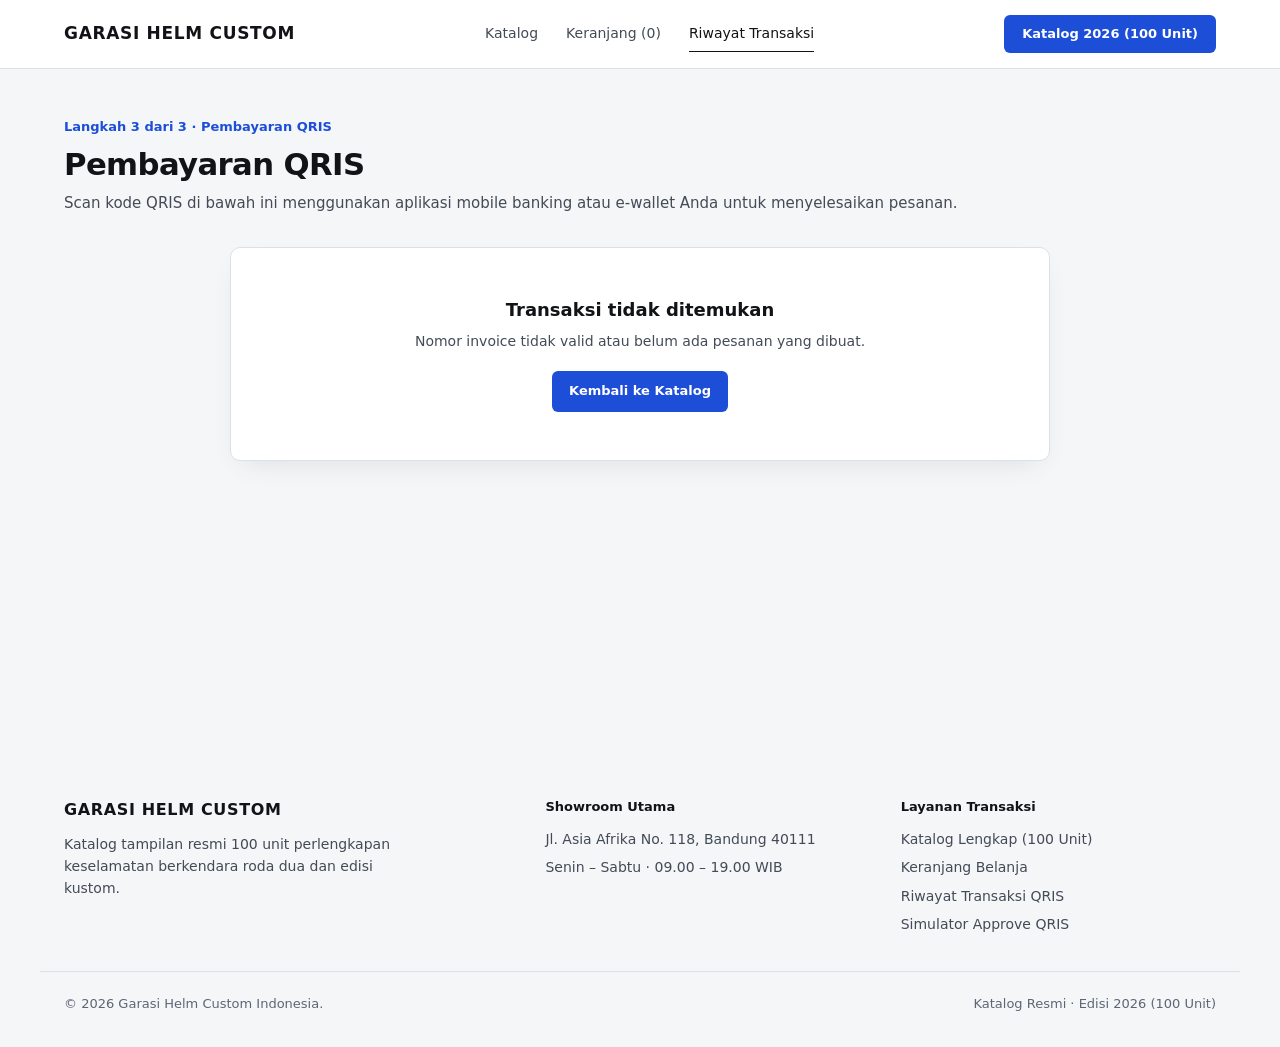
<file: payment.html>
<!doctype html>
<html lang="id">
  <head>
    <meta charset="UTF-8" />
    <meta name="viewport" content="width=device-width, initial-scale=1.0" />
    <title>Pembayaran QRIS — Garasi Helm Custom</title>
    <meta name="description" content="Pindai kode QRIS untuk menyelesaikan pembayaran pesanan helm Anda." />
    <style>
      :root {
        --bg-canvas: #f5f6f8;
        --bg-surface: #ffffff;
        --bg-studio: #e9ecf1;
        --bg-subtle: #eef1f5;
        --ink-primary: #111317;
        --ink-secondary: #434b57;
        --ink-muted: #5d6675;
        --accent-cobalt: #1d4ed8;
        --accent-cobalt-hover: #1e40af;
        --border-hairline: #dce1e8;
        --border-strong: #c6cdd8;
        --shadow-card: 0 10px 28px -12px rgba(17, 19, 23, 0.12);

        --font-sans: system-ui, -apple-system, "Segoe UI", Roboto, "Helvetica Neue", Arial, sans-serif;
        --font-mono: "SFMono-Regular", Consolas, "Liberation Mono", Menlo, monospace;

        --radius-sm: 6px;
        --radius-md: 10px;
        --radius-lg: 14px;
        --container-max: 1200px;
      }

      *,
      *::before,
      *::after {
        box-sizing: border-box;
      }

      html {
        scroll-behavior: smooth;
        font-size: 16px;
        -webkit-text-size-adjust: 100%;
      }

      @media (prefers-reduced-motion: reduce) {
        html {
          scroll-behavior: auto;
        }
      }

      body {
        margin: 0;
        background-color: var(--bg-canvas);
        color: var(--ink-primary);
        font-family: var(--font-sans);
        line-height: 1.6;
        -webkit-font-smoothing: antialiased;
      }

      img {
        display: block;
        max-width: 100%;
      }

      a {
        color: inherit;
        text-decoration: none;
      }

      a:focus-visible,
      button:focus-visible {
        outline: 2px solid var(--accent-cobalt);
        outline-offset: 3px;
        border-radius: 3px;
      }

      .tabular {
        font-variant-numeric: tabular-nums;
      }

      .container {
        width: 100%;
        max-width: var(--container-max);
        margin-inline: auto;
        padding-inline: 24px;
      }

      .site-header {
        position: sticky;
        top: 0;
        z-index: 20;
        background-color: rgba(255, 255, 255, 0.94);
        backdrop-filter: blur(8px);
        border-bottom: 1px solid var(--border-hairline);
      }

      .header-inner {
        display: flex;
        align-items: center;
        justify-content: space-between;
        gap: 32px;
        min-height: 68px;
      }

      .brand-wordmark {
        font-size: 1.0625rem;
        font-weight: 700;
        letter-spacing: 0.04em;
        color: var(--ink-primary);
        white-space: nowrap;
        flex-shrink: 0;
      }

      .site-nav {
        display: flex;
        align-items: center;
        gap: 28px;
      }

      .nav-link {
        font-size: 0.875rem;
        font-weight: 500;
        color: var(--ink-secondary);
        white-space: nowrap;
        flex-shrink: 0;
        padding-block: 6px;
        border-bottom: 1.5px solid transparent;
        transition: color 150ms cubic-bezier(0.16, 1, 0.3, 1),
          border-color 150ms cubic-bezier(0.16, 1, 0.3, 1);
      }

      .nav-link:hover {
        color: var(--ink-primary);
        border-bottom-color: var(--ink-primary);
      }

      .header-action {
        display: flex;
        align-items: center;
        flex-shrink: 0;
      }

      .primary-anchor {
        display: inline-flex;
        align-items: center;
        justify-content: center;
        padding: 9px 18px;
        font-size: 0.8125rem;
        font-weight: 600;
        color: #ffffff;
        background-color: var(--accent-cobalt);
        border-radius: var(--radius-sm);
        white-space: nowrap;
        flex-shrink: 0;
        transition: background-color 150ms cubic-bezier(0.16, 1, 0.3, 1);
      }

      .primary-anchor:hover {
        background-color: var(--accent-cobalt-hover);
      }

      .hero-section {
        padding-block: 56px 64px;
        border-bottom: 1px solid var(--border-hairline);
      }

      .hero-grid {
        display: grid;
        grid-template-columns: minmax(0, 1fr) minmax(0, 1.15fr);
        gap: 48px;
        align-items: stretch;
      }

      .hero-content {
        display: flex;
        flex-direction: column;
        justify-content: center;
      }

      .eyebrow {
        margin: 0 0 14px;
        font-size: 0.8125rem;
        font-weight: 600;
        letter-spacing: 0.03em;
        color: var(--accent-cobalt);
      }

      .hero-title {
        margin: 0 0 18px;
        font-size: clamp(2.125rem, 3.6vw, 3.25rem);
        font-weight: 700;
        line-height: 1.1;
        letter-spacing: -0.025em;
        color: var(--ink-primary);
        text-wrap: balance;
      }

      .hero-lead {
        margin: 0 0 32px;
        max-width: 54ch;
        font-size: 1rem;
        line-height: 1.65;
        color: var(--ink-secondary);
      }

      .hero-specs {
        display: grid;
        grid-template-columns: repeat(3, minmax(0, 1fr));
        gap: 20px;
        padding-top: 24px;
        border-top: 1px solid var(--border-hairline);
      }

      .spec-item {
        display: flex;
        flex-direction: column;
        gap: 4px;
      }

      .spec-label {
        font-size: 0.75rem;
        font-weight: 500;
        color: var(--ink-muted);
      }

      .spec-value {
        font-size: 0.875rem;
        font-weight: 600;
        color: var(--ink-primary);
      }

      .hero-media {
        display: flex;
      }

      .media-frame {
        position: relative;
        width: 100%;
        background-color: var(--bg-studio);
        border: 1px solid var(--border-hairline);
        border-radius: var(--radius-lg);
        overflow: hidden;
      }

      .hero-frame {
        aspect-ratio: 16 / 9;
        height: 100%;
        min-height: 340px;
      }

      .hero-image {
        width: 100%;
        height: 100%;
        object-fit: cover;
      }

      .catalog-section {
        padding-block: 72px;
        scroll-margin-top: 68px;
      }

      .section-header {
        display: flex;
        align-items: flex-end;
        justify-content: space-between;
        gap: 32px;
        margin-bottom: 24px;
      }

      .section-kicker {
        margin: 0 0 8px;
        font-size: 0.8125rem;
        font-weight: 600;
        color: var(--ink-muted);
      }

      .count-badge {
        display: inline-block;
        margin-left: 8px;
        padding: 2px 10px;
        font-size: 0.75rem;
        font-weight: 600;
        color: var(--accent-cobalt);
        background-color: rgba(29, 78, 216, 0.08);
        border-radius: 999px;
      }

      .section-title {
        margin: 0;
        font-size: clamp(1.5rem, 2.4vw, 2rem);
        font-weight: 700;
        letter-spacing: -0.02em;
        line-height: 1.2;
        color: var(--ink-primary);
        text-wrap: balance;
      }

      .section-note {
        margin: 0;
        max-width: 44ch;
        font-size: 0.875rem;
        color: var(--ink-secondary);
      }

      .filter-bar {
        display: flex;
        flex-wrap: wrap;
        gap: 10px;
        margin-bottom: 32px;
      }

      .filter-btn {
        appearance: none;
        border: 1px solid var(--border-hairline);
        background-color: var(--bg-surface);
        color: var(--ink-secondary);
        font-family: var(--font-sans);
        font-size: 0.8125rem;
        font-weight: 600;
        padding: 8px 16px;
        border-radius: 999px;
        cursor: pointer;
        transition: all 150ms cubic-bezier(0.16, 1, 0.3, 1);
      }

      .filter-btn:hover {
        border-color: var(--border-strong);
        color: var(--ink-primary);
      }

      .filter-btn.is-active {
        background-color: var(--accent-cobalt);
        border-color: var(--accent-cobalt);
        color: #ffffff;
      }

      .catalog-grid {
        display: grid;
        grid-template-columns: repeat(3, minmax(0, 1fr));
        gap: 28px;
      }

      .helmet-card {
        display: flex;
        flex-direction: column;
        background-color: var(--bg-surface);
        border: 1px solid var(--border-hairline);
        border-radius: var(--radius-md);
        overflow: hidden;
        scroll-margin-top: 96px;
        transition: transform 180ms cubic-bezier(0.16, 1, 0.3, 1),
          box-shadow 180ms cubic-bezier(0.16, 1, 0.3, 1);
      }

      .helmet-card:hover {
        transform: translateY(-2px);
        box-shadow: var(--shadow-card);
      }

      .card-media {
        position: relative;
        aspect-ratio: 4 / 3;
        background-color: var(--bg-studio);
        border-bottom: 1px solid var(--border-hairline);
        overflow: hidden;
        border-radius: 0;
        border-top: 0;
        border-inline: 0;
      }

      .unit-pill {
        position: absolute;
        top: 12px;
        left: 12px;
        z-index: 2;
        padding: 3px 9px;
        font-family: var(--font-mono);
        font-size: 0.75rem;
        font-weight: 600;
        color: var(--ink-primary);
        background-color: rgba(255, 255, 255, 0.92);
        border: 1px solid var(--border-hairline);
        border-radius: var(--radius-sm);
      }

      .card-image {
        width: 100%;
        height: 100%;
        object-fit: cover;
        transition: transform 240ms cubic-bezier(0.16, 1, 0.3, 1);
      }

      .helmet-card:hover .card-image {
        transform: scale(1.02);
      }

      .card-body {
        display: flex;
        flex-direction: column;
        flex: 1 1 auto;
        padding: 20px 22px 22px;
      }

      .card-meta {
        margin: 0 0 8px;
        font-size: 0.75rem;
        font-weight: 600;
        letter-spacing: 0.04em;
        text-transform: uppercase;
        color: var(--ink-muted);
      }

      .card-meta.is-fullface {
        color: var(--accent-cobalt);
      }

      .card-meta.is-custom {
        color: #0f766e;
      }

      .card-meta.is-halfface {
        color: #b45309;
      }

      .card-title {
        margin: 0 0 6px;
        font-size: 1.0625rem;
        font-weight: 600;
        line-height: 1.35;
        color: var(--ink-primary);
      }

      .card-summary {
        margin: 0 0 18px;
        font-size: 0.875rem;
        line-height: 1.5;
        color: var(--ink-secondary);
      }

      .card-specs-row {
        display: grid;
        grid-template-columns: repeat(3, minmax(0, 1fr));
        gap: 12px;
        padding-block: 14px;
        margin-top: auto;
        border-top: 1px solid var(--border-hairline);
        border-bottom: 1px solid var(--border-hairline);
      }

      .card-spec-cell {
        display: flex;
        flex-direction: column;
        gap: 2px;
      }

      .card-spec-key {
        font-size: 0.6875rem;
        color: var(--ink-muted);
      }

      .card-spec-val {
        font-size: 0.8125rem;
        font-weight: 600;
        color: var(--ink-primary);
      }

      .card-footer-row {
        display: flex;
        align-items: baseline;
        justify-content: space-between;
        gap: 12px;
        padding-top: 16px;
      }

      .card-price {
        font-size: 1rem;
        font-weight: 700;
        color: var(--ink-primary);
        font-variant-numeric: tabular-nums;
      }

      .card-sku {
        font-family: var(--font-mono);
        font-size: 0.75rem;
        color: var(--ink-muted);
      }

      .standards-section {
        padding-block: 72px;
        background-color: var(--bg-surface);
        border-top: 1px solid var(--border-hairline);
        border-bottom: 1px solid var(--border-hairline);
        scroll-margin-top: 68px;
      }

      .standards-layout {
        display: grid;
        grid-template-columns: minmax(0, 1.05fr) minmax(0, 0.95fr);
        gap: 56px;
        align-items: start;
      }

      .standards-intro {
        margin: 14px 0 32px;
        max-width: 56ch;
        font-size: 0.9375rem;
        color: var(--ink-secondary);
      }

      .pillar-list {
        display: flex;
        flex-direction: column;
      }

      .pillar-item {
        padding-block: 20px;
        border-top: 1px solid var(--border-hairline);
      }

      .pillar-item:last-child {
        border-bottom: 1px solid var(--border-hairline);
      }

      .pillar-title {
        margin: 0 0 6px;
        font-size: 1rem;
        font-weight: 600;
        color: var(--ink-primary);
      }

      .pillar-desc {
        margin: 0;
        font-size: 0.875rem;
        color: var(--ink-secondary);
      }

      .sizing-panel {
        background-color: var(--bg-canvas);
        border: 1px solid var(--border-hairline);
        border-radius: var(--radius-md);
        padding: 28px;
      }

      .sizing-title {
        margin: 0 0 6px;
        font-size: 1.125rem;
        font-weight: 600;
        color: var(--ink-primary);
      }

      .sizing-subtitle {
        margin: 0 0 20px;
        font-size: 0.875rem;
        color: var(--ink-secondary);
      }

      .sizing-table {
        width: 100%;
        border-collapse: collapse;
        font-size: 0.875rem;
      }

      .sizing-table th {
        padding: 10px 8px;
        text-align: left;
        font-size: 0.75rem;
        font-weight: 600;
        color: var(--ink-muted);
        border-bottom: 1px solid var(--border-strong);
      }

      .sizing-table td {
        padding: 11px 8px;
        color: var(--ink-secondary);
        border-bottom: 1px solid var(--border-hairline);
      }

      .sizing-table tbody tr:last-child td {
        border-bottom: none;
      }

      .size-code {
        font-weight: 700;
        color: var(--ink-primary) !important;
      }

      .site-footer {
        padding-block: 48px 32px;
        background-color: var(--bg-canvas);
      }

      .footer-inner {
        display: grid;
        grid-template-columns: 1.4fr 1fr 1fr;
        gap: 40px;
        padding-bottom: 36px;
        border-bottom: 1px solid var(--border-hairline);
      }

      .footer-wordmark {
        display: block;
        margin-bottom: 10px;
        font-size: 1rem;
        font-weight: 700;
        letter-spacing: 0.04em;
        color: var(--ink-primary);
      }

      .footer-copy {
        margin: 0;
        max-width: 38ch;
        font-size: 0.875rem;
        color: var(--ink-secondary);
      }

      .footer-heading {
        display: block;
        margin-bottom: 10px;
        font-size: 0.8125rem;
        font-weight: 600;
        color: var(--ink-primary);
      }

      .footer-info p {
        margin: 0 0 6px;
        font-size: 0.875rem;
        color: var(--ink-secondary);
      }

      .footer-links {
        display: flex;
        flex-direction: column;
        gap: 6px;
        font-size: 0.875rem;
        color: var(--ink-secondary);
      }

      .footer-links a:hover {
        color: var(--accent-cobalt);
      }

      .footer-bottom {
        display: flex;
        align-items: center;
        justify-content: space-between;
        gap: 16px;
        padding-top: 22px;
        font-size: 0.8125rem;
        color: var(--ink-muted);
      }

      @media (max-width: 1024px) {
        .hero-grid {
          grid-template-columns: 1fr;
          gap: 32px;
        }

        .hero-frame {
          min-height: 0;
        }

        .catalog-grid {
          grid-template-columns: repeat(2, minmax(0, 1fr));
        }

        .standards-layout {
          grid-template-columns: 1fr;
          gap: 40px;
        }
      }

      @media (max-width: 720px) {
        .header-inner {
          gap: 16px;
          min-height: 60px;
        }

        .site-nav {
          display: none;
        }

        .hero-section {
          padding-block: 36px 44px;
        }

        .hero-specs {
          grid-template-columns: 1fr;
          gap: 14px;
        }

        .section-header {
          flex-direction: column;
          align-items: flex-start;
          gap: 12px;
        }

        .catalog-grid {
          grid-template-columns: 1fr;
        }

        .footer-inner {
          grid-template-columns: 1fr;
          gap: 28px;
        }

        .footer-bottom {
          flex-direction: column;
          align-items: flex-start;
        }
      }

      @media (prefers-reduced-motion: reduce) {
        .helmet-card,
        .card-image,
        .nav-link,
        .primary-anchor,
        .filter-btn {
          transition: none;
        }
      }
    </style>
    <link rel="stylesheet" href="tx-components.css" />
  </head>
  <body>
    <header class="site-header">
      <div class="container header-inner">
        <a href="index.html" class="brand-wordmark">GARASI HELM CUSTOM</a>

        <nav class="site-nav" aria-label="Navigasi Halaman">
          <a href="index.html#katalog" class="nav-link">Katalog</a>
          <a href="cart.html" class="nav-link">Keranjang (<span id="nav-cart-count" class="tabular">0</span>)</a>
          <a href="history.html" class="nav-link" style="color: var(--ink-primary); border-bottom-color: var(--ink-primary);">Riwayat Transaksi</a>
        </nav>

        <div class="header-action">
          <a href="index.html#katalog" class="primary-anchor">Katalog 2026 (100 Unit)</a>
        </div>
      </div>
    </header>

    <main class="tx-page-main">
      <div class="container">
        <div class="tx-page-header">
          <p class="tx-step-tag">Langkah 3 dari 3 · Pembayaran QRIS</p>
          <h1 class="tx-page-title">Pembayaran QRIS</h1>
          <p class="tx-page-desc">Scan kode QRIS di bawah ini menggunakan aplikasi mobile banking atau e-wallet Anda untuk menyelesaikan pesanan.</p>
        </div>
        <div style="max-width: 820px; margin-inline: auto;" id="payment-root"></div>
      </div>
    </main>

    <footer class="site-footer">
      <div class="container footer-inner">
        <div class="footer-brand">
          <span class="footer-wordmark">GARASI HELM CUSTOM</span>
          <p class="footer-copy">
            Katalog tampilan resmi 100 unit perlengkapan keselamatan berkendara roda dua dan edisi kustom.
          </p>
        </div>

        <div class="footer-info">
          <span class="footer-heading">Showroom Utama</span>
          <p>Jl. Asia Afrika No. 118, Bandung 40111</p>
          <p class="tabular">Senin – Sabtu · 09.00 – 19.00 WIB</p>
        </div>

        <div class="footer-info">
          <span class="footer-heading">Layanan Transaksi</span>
          <div class="footer-links">
            <a href="index.html#katalog">Katalog Lengkap (100 Unit)</a>
            <a href="cart.html">Keranjang Belanja</a>
            <a href="history.html">Riwayat Transaksi QRIS</a>
            <a href="qris-approve.html" target="_blank">Simulator Approve QRIS</a>
          </div>
        </div>
      </div>

      <div class="container footer-bottom">
        <span>© 2026 Garasi Helm Custom Indonesia.</span>
        <span>Katalog Resmi · Edisi 2026 (100 Unit)</span>
      </div>
    </footer>

    <script src="app.js"></script>
    <script>
      (function () {
        const store = window.GHCStore;
        store.updateNavBadge();

        const root = document.getElementById("payment-root");
        const params = new URLSearchParams(window.location.search);
        let orderId = params.get("order");

        if (!orderId) {
          const all = store.getOrders();
          if (all.length > 0) orderId = all[0].id;
        }

        let lastRenderedStatus = null;
        let redirectTimer = null;
        let redirectCountdown = 3;

        function startRedirectCountdown(id) {
          if (redirectTimer) return;
          redirectCountdown = 3;
          const el = document.getElementById("redirect-sec");
          if (el) el.textContent = String(redirectCountdown);

          redirectTimer = setInterval(function () {
            redirectCountdown -= 1;
            const secEl = document.getElementById("redirect-sec");
            if (secEl) secEl.textContent = String(Math.max(0, redirectCountdown));
            if (redirectCountdown <= 0) {
              clearInterval(redirectTimer);
              redirectTimer = null;
              window.location.href = "thank-you.html?order=" + encodeURIComponent(id);
            }
          }, 1000);
        }

        function renderPayment(force) {
          const order = orderId ? store.getOrderById(orderId) : null;

          if (!order) {
            root.innerHTML =
              '<div class="tx-panel tx-empty-state">' +
              '  <h3>Transaksi tidak ditemukan</h3>' +
              '  <p>Nomor invoice tidak valid atau belum ada pesanan yang dibuat.</p>' +
              '  <a href="index.html#katalog" class="tx-btn tx-btn-primary">Kembali ke Katalog</a>' +
              '</div>';
            return;
          }

          if (!force && lastRenderedStatus === order.status) {
            return;
          }
          const prevStatus = lastRenderedStatus;
          lastRenderedStatus = order.status;

          const qrisSvg = store.generateDummyQrisSvg(order.id + "|" + order.grandTotal + "|" + order.qrisRef);
          const thankYouUrl = "thank-you.html?order=" + encodeURIComponent(order.id);
          const approveSimUrl = "qris-approve.html?order=" + encodeURIComponent(order.id);

          let statusSection = "";
          if (order.status === "PAID") {
            statusSection =
              '<div class="tx-banner paid">' +
              '  <strong>&#10003; Pembayaran Berhasil (PAID)</strong><br />' +
              '  Ref Approval: <code>' + store.escapeHtml(order.approvalRef || "-") + '</code> &bull; Waktu Lunas: ' + store.escapeHtml(store.formatWaktu(order.paidAt)) +
              (prevStatus === "PENDING"
                ? '<div style="margin-top:8px;">Mengalihkan secara otomatis ke halaman struk dalam <strong id="redirect-sec">3</strong> detik...</div>'
                : '') +
              '</div>' +
              '<div style="display:flex; gap:10px; justify-content:center; flex-wrap:wrap; margin-top:18px;">' +
              '  <a href="' + thankYouUrl + '" class="tx-btn tx-btn-primary">Lihat Struk Pesanan</a>' +
              '  <a href="history.html" class="tx-btn tx-btn-outline">Lihat Riwayat Transaksi</a>' +
              '</div>';
          } else if (order.status === "REJECTED") {
            statusSection =
              '<div class="tx-banner rejected">' +
              '  <strong>&#10005; Pembayaran Ditolak / Dibatalkan</strong><br />' +
              '  Waktu: ' + store.escapeHtml(store.formatWaktu(order.rejectedAt)) +
              '</div>' +
              '<div style="display:flex; gap:10px; justify-content:center; flex-wrap:wrap; margin-top:18px;">' +
              '  <a href="index.html#katalog" class="tx-btn tx-btn-primary">Pesan Ulang</a>' +
              '  <a href="history.html" class="tx-btn tx-btn-outline">Riwayat Transaksi</a>' +
              '</div>';
          } else {
            statusSection =
              '<div class="tx-banner">' +
              '  <strong>Menunggu Pembayaran QRIS</strong><br />' +
              '  Halaman ini memeriksa status pembayaran secara realtime. Setelah pembayaran QRIS di-approve, status otomatis berubah menjadi <strong>PAID</strong>.' +
              '</div>' +
              '<div style="display:flex; gap:10px; justify-content:center; flex-wrap:wrap; margin-top:18px;">' +
              '  <a href="' + approveSimUrl + '" target="_blank" class="tx-btn tx-btn-primary">Buka Simulator Scan / Approve QRIS &nearr;</a>' +
              '  <a href="history.html" class="tx-btn tx-btn-outline">Lihat Riwayat Transaksi</a>' +
              '</div>';
          }

          const itemRows = order.items.map(function (it) {
            return (
              '<div class="tx-summary-row">' +
              '  <span>' + store.escapeHtml(it.nama) + ' &times; ' + it.qty + '</span>' +
              '  <strong>' + store.formatRupiah(it.subtotal) + '</strong>' +
              '</div>'
            );
          }).join("");

          root.innerHTML =
            '<section class="tx-panel">' +
            '  <div class="tx-panel-title">' +
            '    <span style="font-family:var(--font-mono); font-size:0.9375rem;">Invoice: ' + store.escapeHtml(order.id) + '</span>' +
            '    <span>' + store.renderStatusBadge(order.status) + '</span>' +
            '  </div>' +
            '  <div class="tx-qris-box">' +
            '    <div style="font-size:0.8125rem; color:var(--ink-muted);">Total Pembayaran</div>' +
            '    <div class="tx-qris-amount">' + store.formatRupiah(order.grandTotal) + '</div>' +
            '    <div class="tx-qris-frame">' +
            '      <div class="tx-qris-header">' +
            '        <span class="tx-qris-logo">QRIS</span>' +
            '        <span>GARASI HELM CUSTOM</span>' +
            '      </div>' +
            '      ' + qrisSvg +
            '      <div class="tx-qris-nmid">NMID: ID1026000849210 &bull; Ref: ' + store.escapeHtml(order.qrisRef) + '</div>' +
            '    </div>' +
            '    ' + statusSection +
            '  </div>' +
            '  <hr class="tx-divider" style="margin:24px 0 18px;" />' +
            '  <h3 style="font-size:0.9375rem; margin:0 0 12px;">Rincian Pesanan</h3>' +
            '  ' + itemRows +
            '  <hr class="tx-divider" />' +
            '  <div class="tx-summary-row"><span>Subtotal</span><strong>' + store.formatRupiah(order.subtotal) + '</strong></div>' +
            '  <div class="tx-summary-row"><span>Ongkos Kirim (' + store.escapeHtml(order.shippingMethod) + ')</span><strong>' + (order.ongkir === 0 ? "Gratis" : store.formatRupiah(order.ongkir)) + '</strong></div>' +
            '  <div class="tx-summary-total" style="margin-bottom:0;"><span>Grand Total</span><span>' + store.formatRupiah(order.grandTotal) + '</span></div>' +
            '</section>';

          if (order.status === "PAID" && prevStatus === "PENDING") {
            store.showToast("Pembayaran QRIS berhasil diverifikasi (PAID)!");
            startRedirectCountdown(order.id);
          }
        }

        store.onRealtimeUpdate(function () {
          renderPayment(false);
        });

        setInterval(function () {
          renderPayment(false);
        }, 1000);

        renderPayment(true);
      })();
    </script>
  </body>
</html>
</file>
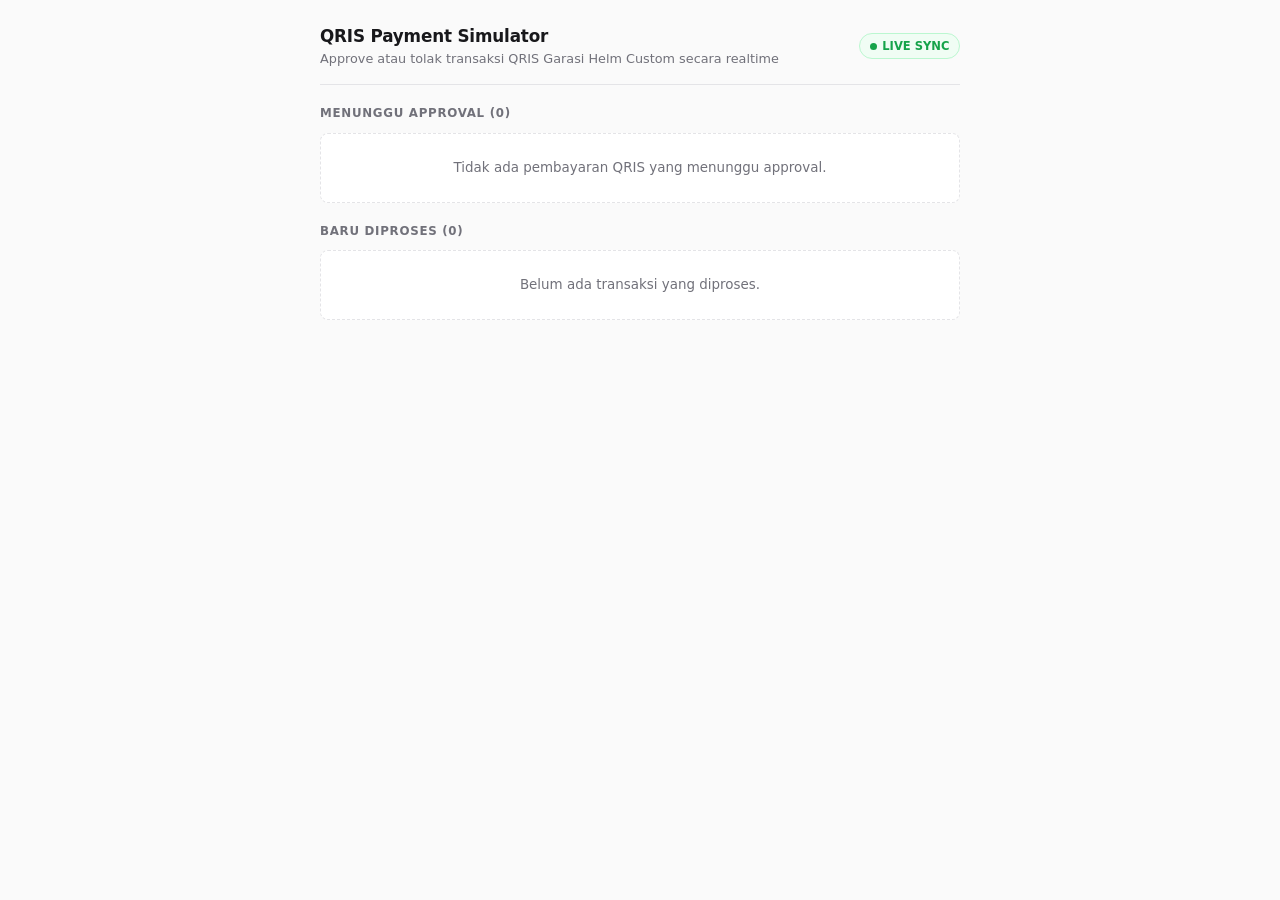
<file: qris-approve.html>
<!DOCTYPE html>
<html lang="id">
<head>
  <meta charset="UTF-8">
  <meta name="viewport" content="width=device-width, initial-scale=1.0">
  <title>QRIS Approve Simulator</title>
  <style>
    :root {
      --bg: #fafafa;
      --surface: #ffffff;
      --text: #18181b;
      --muted: #71717a;
      --border: #e4e4e7;
      --green: #16a34a;
      --green-hover: #15803d;
      --red: #dc2626;
      --red-bg: #fef2f2;
      --green-bg: #f0fdf4;
      --amber: #b45309;
      --amber-bg: #fffbeb;
    }

    * {
      box-sizing: border-box;
      margin: 0;
      padding: 0;
    }

    body {
      font-family: system-ui, -apple-system, "Segoe UI", Roboto, Helvetica, Arial, sans-serif;
      background-color: var(--bg);
      color: var(--text);
      line-height: 1.5;
      padding: 1.5rem 1rem 3rem;
    }

    .wrap {
      max-width: 640px;
      margin: 0 auto;
    }

    .head {
      display: flex;
      justify-content: space-between;
      align-items: center;
      padding-bottom: 1rem;
      margin-bottom: 1.25rem;
      border-bottom: 1px solid var(--border);
      gap: 0.75rem;
    }

    .head h1 {
      font-size: 1.05rem;
      font-weight: 700;
      letter-spacing: -0.01em;
    }

    .head p {
      font-size: 0.8rem;
      color: var(--muted);
    }

    .live-pill {
      font-size: 0.72rem;
      font-weight: 700;
      color: var(--green);
      background-color: var(--green-bg);
      border: 1px solid #bbf7d0;
      padding: 0.22rem 0.6rem;
      border-radius: 999px;
      display: inline-flex;
      align-items: center;
      gap: 0.35rem;
      white-space: nowrap;
    }

    .dot {
      width: 7px;
      height: 7px;
      border-radius: 50%;
      background-color: var(--green);
      animation: blink 1.4s infinite;
    }

    @keyframes blink {
      0%, 100% { opacity: 1; }
      50% { opacity: 0.3; }
    }

    .section-label {
      font-size: 0.74rem;
      font-weight: 700;
      text-transform: uppercase;
      letter-spacing: 0.06em;
      color: var(--muted);
      margin: 1.25rem 0 0.6rem;
    }

    .list {
      display: flex;
      flex-direction: column;
      gap: 0.65rem;
    }

    .tx-card {
      background-color: var(--surface);
      border: 1px solid var(--border);
      border-radius: 8px;
      padding: 0.9rem 1rem;
      display: flex;
      justify-content: space-between;
      align-items: center;
      gap: 1rem;
      flex-wrap: wrap;
    }

    .tx-card.highlight {
      border-color: #18181b;
      box-shadow: 0 0 0 1px #18181b;
    }

    .tx-id {
      font-family: ui-monospace, SFMono-Regular, Menlo, Consolas, monospace;
      font-size: 0.82rem;
      font-weight: 700;
    }

    .tx-meta {
      font-size: 0.78rem;
      color: var(--muted);
      margin-top: 0.15rem;
    }

    .tx-amount {
      font-size: 0.98rem;
      font-weight: 700;
      margin-top: 0.25rem;
    }

    .tx-actions {
      display: flex;
      gap: 0.45rem;
      align-items: center;
    }

    .btn {
      font-family: inherit;
      font-size: 0.8rem;
      font-weight: 600;
      padding: 0.45rem 0.85rem;
      border-radius: 6px;
      cursor: pointer;
      border: 1px solid transparent;
    }

    .btn-approve {
      background-color: var(--green);
      color: #ffffff;
    }

    .btn-approve:hover {
      background-color: var(--green-hover);
    }

    .btn-reject {
      background-color: transparent;
      border-color: #fecaca;
      color: var(--red);
    }

    .btn-reject:hover {
      background-color: var(--red-bg);
    }

    .tag {
      font-size: 0.72rem;
      font-weight: 700;
      padding: 0.2rem 0.55rem;
      border-radius: 999px;
      text-transform: uppercase;
    }

    .tag-paid {
      background-color: var(--green-bg);
      color: var(--green);
      border: 1px solid #bbf7d0;
    }

    .tag-rejected {
      background-color: var(--red-bg);
      color: var(--red);
      border: 1px solid #fecaca;
    }

    .empty {
      background-color: var(--surface);
      border: 1px dashed var(--border);
      border-radius: 8px;
      padding: 1.5rem 1rem;
      text-align: center;
      font-size: 0.84rem;
      color: var(--muted);
    }

    .log {
      margin-top: 1.25rem;
      font-size: 0.78rem;
      color: var(--muted);
      text-align: center;
    }
  </style>
</head>
<body>
  <div class="wrap">
    <header class="head">
      <div>
        <h1>QRIS Payment Simulator</h1>
        <p>Approve atau tolak transaksi QRIS Garasi Helm Custom secara realtime</p>
      </div>
      <span class="live-pill"><span class="dot"></span> LIVE SYNC</span>
    </header>

    <div id="sim-root"></div>
    <div id="sim-log" class="log"></div>
  </div>

  <script src="qris-approve.js"></script>
</body>
</html>
</file>
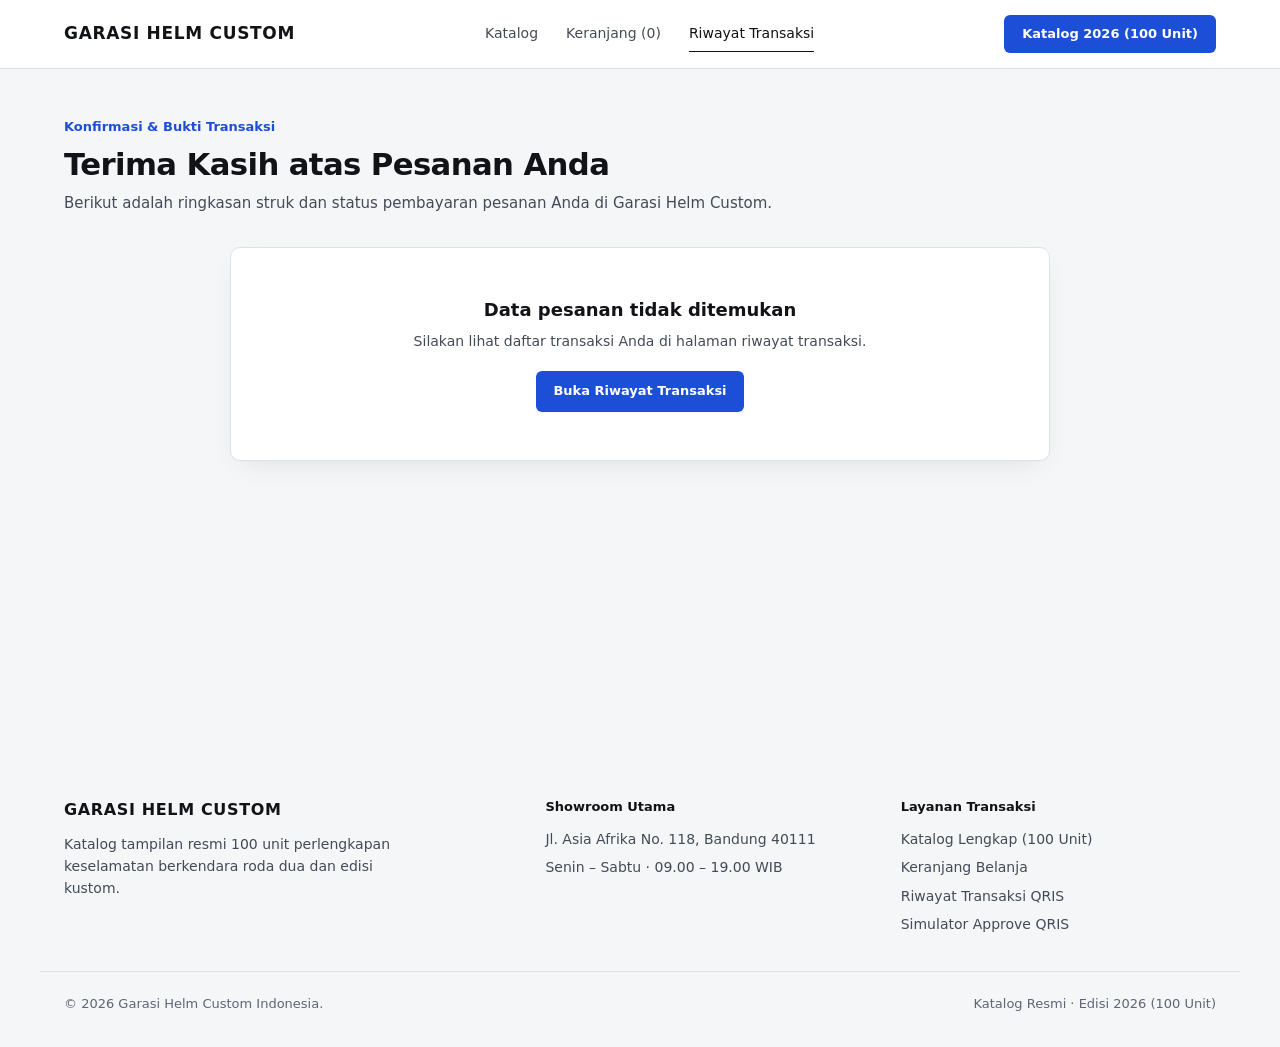
<file: thank-you.html>
<!doctype html>
<html lang="id">
  <head>
    <meta charset="UTF-8" />
    <meta name="viewport" content="width=device-width, initial-scale=1.0" />
    <title>Struk & Konfirmasi Pesanan — Garasi Helm Custom</title>
    <meta name="description" content="Ringkasan struk dan status pembayaran pesanan helm Anda." />
    <style>
      :root {
        --bg-canvas: #f5f6f8;
        --bg-surface: #ffffff;
        --bg-studio: #e9ecf1;
        --bg-subtle: #eef1f5;
        --ink-primary: #111317;
        --ink-secondary: #434b57;
        --ink-muted: #5d6675;
        --accent-cobalt: #1d4ed8;
        --accent-cobalt-hover: #1e40af;
        --border-hairline: #dce1e8;
        --border-strong: #c6cdd8;
        --shadow-card: 0 10px 28px -12px rgba(17, 19, 23, 0.12);

        --font-sans: system-ui, -apple-system, "Segoe UI", Roboto, "Helvetica Neue", Arial, sans-serif;
        --font-mono: "SFMono-Regular", Consolas, "Liberation Mono", Menlo, monospace;

        --radius-sm: 6px;
        --radius-md: 10px;
        --radius-lg: 14px;
        --container-max: 1200px;
      }

      *,
      *::before,
      *::after {
        box-sizing: border-box;
      }

      html {
        scroll-behavior: smooth;
        font-size: 16px;
        -webkit-text-size-adjust: 100%;
      }

      @media (prefers-reduced-motion: reduce) {
        html {
          scroll-behavior: auto;
        }
      }

      body {
        margin: 0;
        background-color: var(--bg-canvas);
        color: var(--ink-primary);
        font-family: var(--font-sans);
        line-height: 1.6;
        -webkit-font-smoothing: antialiased;
      }

      img {
        display: block;
        max-width: 100%;
      }

      a {
        color: inherit;
        text-decoration: none;
      }

      a:focus-visible,
      button:focus-visible {
        outline: 2px solid var(--accent-cobalt);
        outline-offset: 3px;
        border-radius: 3px;
      }

      .tabular {
        font-variant-numeric: tabular-nums;
      }

      .container {
        width: 100%;
        max-width: var(--container-max);
        margin-inline: auto;
        padding-inline: 24px;
      }

      .site-header {
        position: sticky;
        top: 0;
        z-index: 20;
        background-color: rgba(255, 255, 255, 0.94);
        backdrop-filter: blur(8px);
        border-bottom: 1px solid var(--border-hairline);
      }

      .header-inner {
        display: flex;
        align-items: center;
        justify-content: space-between;
        gap: 32px;
        min-height: 68px;
      }

      .brand-wordmark {
        font-size: 1.0625rem;
        font-weight: 700;
        letter-spacing: 0.04em;
        color: var(--ink-primary);
        white-space: nowrap;
        flex-shrink: 0;
      }

      .site-nav {
        display: flex;
        align-items: center;
        gap: 28px;
      }

      .nav-link {
        font-size: 0.875rem;
        font-weight: 500;
        color: var(--ink-secondary);
        white-space: nowrap;
        flex-shrink: 0;
        padding-block: 6px;
        border-bottom: 1.5px solid transparent;
        transition: color 150ms cubic-bezier(0.16, 1, 0.3, 1),
          border-color 150ms cubic-bezier(0.16, 1, 0.3, 1);
      }

      .nav-link:hover {
        color: var(--ink-primary);
        border-bottom-color: var(--ink-primary);
      }

      .header-action {
        display: flex;
        align-items: center;
        flex-shrink: 0;
      }

      .primary-anchor {
        display: inline-flex;
        align-items: center;
        justify-content: center;
        padding: 9px 18px;
        font-size: 0.8125rem;
        font-weight: 600;
        color: #ffffff;
        background-color: var(--accent-cobalt);
        border-radius: var(--radius-sm);
        white-space: nowrap;
        flex-shrink: 0;
        transition: background-color 150ms cubic-bezier(0.16, 1, 0.3, 1);
      }

      .primary-anchor:hover {
        background-color: var(--accent-cobalt-hover);
      }

      .hero-section {
        padding-block: 56px 64px;
        border-bottom: 1px solid var(--border-hairline);
      }

      .hero-grid {
        display: grid;
        grid-template-columns: minmax(0, 1fr) minmax(0, 1.15fr);
        gap: 48px;
        align-items: stretch;
      }

      .hero-content {
        display: flex;
        flex-direction: column;
        justify-content: center;
      }

      .eyebrow {
        margin: 0 0 14px;
        font-size: 0.8125rem;
        font-weight: 600;
        letter-spacing: 0.03em;
        color: var(--accent-cobalt);
      }

      .hero-title {
        margin: 0 0 18px;
        font-size: clamp(2.125rem, 3.6vw, 3.25rem);
        font-weight: 700;
        line-height: 1.1;
        letter-spacing: -0.025em;
        color: var(--ink-primary);
        text-wrap: balance;
      }

      .hero-lead {
        margin: 0 0 32px;
        max-width: 54ch;
        font-size: 1rem;
        line-height: 1.65;
        color: var(--ink-secondary);
      }

      .hero-specs {
        display: grid;
        grid-template-columns: repeat(3, minmax(0, 1fr));
        gap: 20px;
        padding-top: 24px;
        border-top: 1px solid var(--border-hairline);
      }

      .spec-item {
        display: flex;
        flex-direction: column;
        gap: 4px;
      }

      .spec-label {
        font-size: 0.75rem;
        font-weight: 500;
        color: var(--ink-muted);
      }

      .spec-value {
        font-size: 0.875rem;
        font-weight: 600;
        color: var(--ink-primary);
      }

      .hero-media {
        display: flex;
      }

      .media-frame {
        position: relative;
        width: 100%;
        background-color: var(--bg-studio);
        border: 1px solid var(--border-hairline);
        border-radius: var(--radius-lg);
        overflow: hidden;
      }

      .hero-frame {
        aspect-ratio: 16 / 9;
        height: 100%;
        min-height: 340px;
      }

      .hero-image {
        width: 100%;
        height: 100%;
        object-fit: cover;
      }

      .catalog-section {
        padding-block: 72px;
        scroll-margin-top: 68px;
      }

      .section-header {
        display: flex;
        align-items: flex-end;
        justify-content: space-between;
        gap: 32px;
        margin-bottom: 24px;
      }

      .section-kicker {
        margin: 0 0 8px;
        font-size: 0.8125rem;
        font-weight: 600;
        color: var(--ink-muted);
      }

      .count-badge {
        display: inline-block;
        margin-left: 8px;
        padding: 2px 10px;
        font-size: 0.75rem;
        font-weight: 600;
        color: var(--accent-cobalt);
        background-color: rgba(29, 78, 216, 0.08);
        border-radius: 999px;
      }

      .section-title {
        margin: 0;
        font-size: clamp(1.5rem, 2.4vw, 2rem);
        font-weight: 700;
        letter-spacing: -0.02em;
        line-height: 1.2;
        color: var(--ink-primary);
        text-wrap: balance;
      }

      .section-note {
        margin: 0;
        max-width: 44ch;
        font-size: 0.875rem;
        color: var(--ink-secondary);
      }

      .filter-bar {
        display: flex;
        flex-wrap: wrap;
        gap: 10px;
        margin-bottom: 32px;
      }

      .filter-btn {
        appearance: none;
        border: 1px solid var(--border-hairline);
        background-color: var(--bg-surface);
        color: var(--ink-secondary);
        font-family: var(--font-sans);
        font-size: 0.8125rem;
        font-weight: 600;
        padding: 8px 16px;
        border-radius: 999px;
        cursor: pointer;
        transition: all 150ms cubic-bezier(0.16, 1, 0.3, 1);
      }

      .filter-btn:hover {
        border-color: var(--border-strong);
        color: var(--ink-primary);
      }

      .filter-btn.is-active {
        background-color: var(--accent-cobalt);
        border-color: var(--accent-cobalt);
        color: #ffffff;
      }

      .catalog-grid {
        display: grid;
        grid-template-columns: repeat(3, minmax(0, 1fr));
        gap: 28px;
      }

      .helmet-card {
        display: flex;
        flex-direction: column;
        background-color: var(--bg-surface);
        border: 1px solid var(--border-hairline);
        border-radius: var(--radius-md);
        overflow: hidden;
        scroll-margin-top: 96px;
        transition: transform 180ms cubic-bezier(0.16, 1, 0.3, 1),
          box-shadow 180ms cubic-bezier(0.16, 1, 0.3, 1);
      }

      .helmet-card:hover {
        transform: translateY(-2px);
        box-shadow: var(--shadow-card);
      }

      .card-media {
        position: relative;
        aspect-ratio: 4 / 3;
        background-color: var(--bg-studio);
        border-bottom: 1px solid var(--border-hairline);
        overflow: hidden;
        border-radius: 0;
        border-top: 0;
        border-inline: 0;
      }

      .unit-pill {
        position: absolute;
        top: 12px;
        left: 12px;
        z-index: 2;
        padding: 3px 9px;
        font-family: var(--font-mono);
        font-size: 0.75rem;
        font-weight: 600;
        color: var(--ink-primary);
        background-color: rgba(255, 255, 255, 0.92);
        border: 1px solid var(--border-hairline);
        border-radius: var(--radius-sm);
      }

      .card-image {
        width: 100%;
        height: 100%;
        object-fit: cover;
        transition: transform 240ms cubic-bezier(0.16, 1, 0.3, 1);
      }

      .helmet-card:hover .card-image {
        transform: scale(1.02);
      }

      .card-body {
        display: flex;
        flex-direction: column;
        flex: 1 1 auto;
        padding: 20px 22px 22px;
      }

      .card-meta {
        margin: 0 0 8px;
        font-size: 0.75rem;
        font-weight: 600;
        letter-spacing: 0.04em;
        text-transform: uppercase;
        color: var(--ink-muted);
      }

      .card-meta.is-fullface {
        color: var(--accent-cobalt);
      }

      .card-meta.is-custom {
        color: #0f766e;
      }

      .card-meta.is-halfface {
        color: #b45309;
      }

      .card-title {
        margin: 0 0 6px;
        font-size: 1.0625rem;
        font-weight: 600;
        line-height: 1.35;
        color: var(--ink-primary);
      }

      .card-summary {
        margin: 0 0 18px;
        font-size: 0.875rem;
        line-height: 1.5;
        color: var(--ink-secondary);
      }

      .card-specs-row {
        display: grid;
        grid-template-columns: repeat(3, minmax(0, 1fr));
        gap: 12px;
        padding-block: 14px;
        margin-top: auto;
        border-top: 1px solid var(--border-hairline);
        border-bottom: 1px solid var(--border-hairline);
      }

      .card-spec-cell {
        display: flex;
        flex-direction: column;
        gap: 2px;
      }

      .card-spec-key {
        font-size: 0.6875rem;
        color: var(--ink-muted);
      }

      .card-spec-val {
        font-size: 0.8125rem;
        font-weight: 600;
        color: var(--ink-primary);
      }

      .card-footer-row {
        display: flex;
        align-items: baseline;
        justify-content: space-between;
        gap: 12px;
        padding-top: 16px;
      }

      .card-price {
        font-size: 1rem;
        font-weight: 700;
        color: var(--ink-primary);
        font-variant-numeric: tabular-nums;
      }

      .card-sku {
        font-family: var(--font-mono);
        font-size: 0.75rem;
        color: var(--ink-muted);
      }

      .standards-section {
        padding-block: 72px;
        background-color: var(--bg-surface);
        border-top: 1px solid var(--border-hairline);
        border-bottom: 1px solid var(--border-hairline);
        scroll-margin-top: 68px;
      }

      .standards-layout {
        display: grid;
        grid-template-columns: minmax(0, 1.05fr) minmax(0, 0.95fr);
        gap: 56px;
        align-items: start;
      }

      .standards-intro {
        margin: 14px 0 32px;
        max-width: 56ch;
        font-size: 0.9375rem;
        color: var(--ink-secondary);
      }

      .pillar-list {
        display: flex;
        flex-direction: column;
      }

      .pillar-item {
        padding-block: 20px;
        border-top: 1px solid var(--border-hairline);
      }

      .pillar-item:last-child {
        border-bottom: 1px solid var(--border-hairline);
      }

      .pillar-title {
        margin: 0 0 6px;
        font-size: 1rem;
        font-weight: 600;
        color: var(--ink-primary);
      }

      .pillar-desc {
        margin: 0;
        font-size: 0.875rem;
        color: var(--ink-secondary);
      }

      .sizing-panel {
        background-color: var(--bg-canvas);
        border: 1px solid var(--border-hairline);
        border-radius: var(--radius-md);
        padding: 28px;
      }

      .sizing-title {
        margin: 0 0 6px;
        font-size: 1.125rem;
        font-weight: 600;
        color: var(--ink-primary);
      }

      .sizing-subtitle {
        margin: 0 0 20px;
        font-size: 0.875rem;
        color: var(--ink-secondary);
      }

      .sizing-table {
        width: 100%;
        border-collapse: collapse;
        font-size: 0.875rem;
      }

      .sizing-table th {
        padding: 10px 8px;
        text-align: left;
        font-size: 0.75rem;
        font-weight: 600;
        color: var(--ink-muted);
        border-bottom: 1px solid var(--border-strong);
      }

      .sizing-table td {
        padding: 11px 8px;
        color: var(--ink-secondary);
        border-bottom: 1px solid var(--border-hairline);
      }

      .sizing-table tbody tr:last-child td {
        border-bottom: none;
      }

      .size-code {
        font-weight: 700;
        color: var(--ink-primary) !important;
      }

      .site-footer {
        padding-block: 48px 32px;
        background-color: var(--bg-canvas);
      }

      .footer-inner {
        display: grid;
        grid-template-columns: 1.4fr 1fr 1fr;
        gap: 40px;
        padding-bottom: 36px;
        border-bottom: 1px solid var(--border-hairline);
      }

      .footer-wordmark {
        display: block;
        margin-bottom: 10px;
        font-size: 1rem;
        font-weight: 700;
        letter-spacing: 0.04em;
        color: var(--ink-primary);
      }

      .footer-copy {
        margin: 0;
        max-width: 38ch;
        font-size: 0.875rem;
        color: var(--ink-secondary);
      }

      .footer-heading {
        display: block;
        margin-bottom: 10px;
        font-size: 0.8125rem;
        font-weight: 600;
        color: var(--ink-primary);
      }

      .footer-info p {
        margin: 0 0 6px;
        font-size: 0.875rem;
        color: var(--ink-secondary);
      }

      .footer-links {
        display: flex;
        flex-direction: column;
        gap: 6px;
        font-size: 0.875rem;
        color: var(--ink-secondary);
      }

      .footer-links a:hover {
        color: var(--accent-cobalt);
      }

      .footer-bottom {
        display: flex;
        align-items: center;
        justify-content: space-between;
        gap: 16px;
        padding-top: 22px;
        font-size: 0.8125rem;
        color: var(--ink-muted);
      }

      @media (max-width: 1024px) {
        .hero-grid {
          grid-template-columns: 1fr;
          gap: 32px;
        }

        .hero-frame {
          min-height: 0;
        }

        .catalog-grid {
          grid-template-columns: repeat(2, minmax(0, 1fr));
        }

        .standards-layout {
          grid-template-columns: 1fr;
          gap: 40px;
        }
      }

      @media (max-width: 720px) {
        .header-inner {
          gap: 16px;
          min-height: 60px;
        }

        .site-nav {
          display: none;
        }

        .hero-section {
          padding-block: 36px 44px;
        }

        .hero-specs {
          grid-template-columns: 1fr;
          gap: 14px;
        }

        .section-header {
          flex-direction: column;
          align-items: flex-start;
          gap: 12px;
        }

        .catalog-grid {
          grid-template-columns: 1fr;
        }

        .footer-inner {
          grid-template-columns: 1fr;
          gap: 28px;
        }

        .footer-bottom {
          flex-direction: column;
          align-items: flex-start;
        }
      }

      @media (prefers-reduced-motion: reduce) {
        .helmet-card,
        .card-image,
        .nav-link,
        .primary-anchor,
        .filter-btn {
          transition: none;
        }
      }
    </style>
    <link rel="stylesheet" href="tx-components.css" />
  </head>
  <body>
    <header class="site-header">
      <div class="container header-inner">
        <a href="index.html" class="brand-wordmark">GARASI HELM CUSTOM</a>

        <nav class="site-nav" aria-label="Navigasi Halaman">
          <a href="index.html#katalog" class="nav-link">Katalog</a>
          <a href="cart.html" class="nav-link">Keranjang (<span id="nav-cart-count" class="tabular">0</span>)</a>
          <a href="history.html" class="nav-link" style="color: var(--ink-primary); border-bottom-color: var(--ink-primary);">Riwayat Transaksi</a>
        </nav>

        <div class="header-action">
          <a href="index.html#katalog" class="primary-anchor">Katalog 2026 (100 Unit)</a>
        </div>
      </div>
    </header>

    <main class="tx-page-main">
      <div class="container">
        <div class="tx-page-header">
          <p class="tx-step-tag">Konfirmasi &amp; Bukti Transaksi</p>
          <h1 class="tx-page-title">Terima Kasih atas Pesanan Anda</h1>
          <p class="tx-page-desc">Berikut adalah ringkasan struk dan status pembayaran pesanan Anda di Garasi Helm Custom.</p>
        </div>
        <div style="max-width: 820px; margin-inline: auto;" id="thankyou-root"></div>
      </div>
    </main>

    <footer class="site-footer">
      <div class="container footer-inner">
        <div class="footer-brand">
          <span class="footer-wordmark">GARASI HELM CUSTOM</span>
          <p class="footer-copy">
            Katalog tampilan resmi 100 unit perlengkapan keselamatan berkendara roda dua dan edisi kustom.
          </p>
        </div>

        <div class="footer-info">
          <span class="footer-heading">Showroom Utama</span>
          <p>Jl. Asia Afrika No. 118, Bandung 40111</p>
          <p class="tabular">Senin – Sabtu · 09.00 – 19.00 WIB</p>
        </div>

        <div class="footer-info">
          <span class="footer-heading">Layanan Transaksi</span>
          <div class="footer-links">
            <a href="index.html#katalog">Katalog Lengkap (100 Unit)</a>
            <a href="cart.html">Keranjang Belanja</a>
            <a href="history.html">Riwayat Transaksi QRIS</a>
            <a href="qris-approve.html" target="_blank">Simulator Approve QRIS</a>
          </div>
        </div>
      </div>

      <div class="container footer-bottom">
        <span>© 2026 Garasi Helm Custom Indonesia.</span>
        <span>Katalog Resmi · Edisi 2026 (100 Unit)</span>
      </div>
    </footer>

    <script src="app.js"></script>
    <script>
      (function () {
        const store = window.GHCStore;
        store.updateNavBadge();

        const root = document.getElementById("thankyou-root");
        const params = new URLSearchParams(window.location.search);
        let orderId = params.get("order");

        if (!orderId) {
          const all = store.getOrders();
          if (all.length > 0) orderId = all[0].id;
        }

        let lastStatus = null;

        function renderThankYou(force) {
          const order = orderId ? store.getOrderById(orderId) : null;

          if (!order) {
            root.innerHTML =
              '<div class="tx-panel tx-empty-state">' +
              '  <h3>Data pesanan tidak ditemukan</h3>' +
              '  <p>Silakan lihat daftar transaksi Anda di halaman riwayat transaksi.</p>' +
              '  <a href="history.html" class="tx-btn tx-btn-primary">Buka Riwayat Transaksi</a>' +
              '</div>';
            return;
          }

          if (!force && lastStatus === order.status) return;
          lastStatus = order.status;

          const bannerHtml =
            order.status === "PAID"
              ? '<div class="tx-banner paid" style="margin-top:0; margin-bottom:20px;">' +
                '  <strong>&#10003; Pembayaran QRIS Lunas (PAID)</strong><br />' +
                '  Terima kasih, <strong>' + store.escapeHtml(order.customer.nama) + '</strong>! Pembayaran Anda telah diverifikasi pada ' + store.escapeHtml(store.formatWaktu(order.paidAt)) + ' (Ref: <code>' + store.escapeHtml(order.approvalRef || "-") + '</code>).' +
                '</div>'
              : order.status === "REJECTED"
              ? '<div class="tx-banner rejected" style="margin-top:0; margin-bottom:20px;">' +
                '  <strong>&#10005; Pembayaran Ditolak</strong><br />' +
                '  Transaksi ini ditolak pada ' + store.escapeHtml(store.formatWaktu(order.rejectedAt)) + '.' +
                '</div>'
              : '<div class="tx-banner" style="margin-top:0; margin-bottom:20px;">' +
                '  <strong>Menunggu Pembayaran QRIS</strong><br />' +
                '  Status halaman ini akan berubah otomatis menjadi <strong>PAID</strong> begitu pembayaran di-approve. ' +
                '  <a href="payment.html?order=' + encodeURIComponent(order.id) + '" style="text-decoration:underline; color:var(--accent-cobalt); font-weight:600;">Kembali ke QRIS</a>' +
                '</div>';

          const rowsHtml = order.items.map(function (it) {
            return (
              '<tr>' +
              '  <td><strong>' + store.escapeHtml(it.nama) + '</strong><br /><small style="color:var(--ink-muted); font-family:var(--font-mono);">' + store.escapeHtml(it.sku || "") + ' · ' + store.formatRupiah(it.hargaNum) + '</small></td>' +
              '  <td style="text-align:center;" class="tabular">' + it.qty + '</td>' +
              '  <td style="text-align:right;" class="tabular"><strong>' + store.formatRupiah(it.subtotal) + '</strong></td>' +
              '</tr>'
            );
          }).join("");

          root.innerHTML =
            '<section class="tx-panel">' +
            '  <div class="tx-panel-title">' +
            '    <span style="font-family:var(--font-mono); font-size:0.9375rem;">Struk Pesanan &bull; ' + store.escapeHtml(order.id) + '</span>' +
            '    <span>' + store.renderStatusBadge(order.status) + '</span>' +
            '  </div>' +
            '  ' + bannerHtml +
            '  <div class="tx-form-row" style="margin-bottom:20px; font-size:0.875rem;">' +
            '    <div>' +
            '      <div style="color:var(--ink-muted); font-size:0.75rem; text-transform:uppercase; letter-spacing:0.04em; margin-bottom:4px;">Data Penerima</div>' +
            '      <div><strong>' + store.escapeHtml(order.customer.nama) + '</strong></div>' +
            '      <div class="tabular">' + store.escapeHtml(order.customer.telepon) + '</div>' +
            '      <div>' + store.escapeHtml(order.customer.alamat) + ', ' + store.escapeHtml(order.customer.kota) + '</div>' +
            (order.customer.catatan ? '<div style="color:var(--ink-muted); margin-top:4px;">Catatan: ' + store.escapeHtml(order.customer.catatan) + '</div>' : '') +
            '    </div>' +
            '    <div>' +
            '      <div style="color:var(--ink-muted); font-size:0.75rem; text-transform:uppercase; letter-spacing:0.04em; margin-bottom:4px;">Info Transaksi</div>' +
            '      <div>Tanggal Order: ' + store.escapeHtml(store.formatWaktu(order.createdAt)) + '</div>' +
            '      <div>Metode Bayar: <strong>' + store.escapeHtml(order.paymentMethod) + '</strong> (' + store.escapeHtml(order.qrisRef) + ')</div>' +
            '      <div>Pengiriman: ' + store.escapeHtml(order.shippingMethod) + '</div>' +
            '    </div>' +
            '  </div>' +
            '  <div class="tx-table-wrap">' +
            '    <table class="tx-table">' +
            '      <thead>' +
            '        <tr>' +
            '          <th>Unit Helm</th>' +
            '          <th style="text-align:center;">Qty</th>' +
            '          <th style="text-align:right;">Subtotal</th>' +
            '        </tr>' +
            '      </thead>' +
            '      <tbody>' + rowsHtml + '</tbody>' +
            '    </table>' +
            '  </div>' +
            '  <div style="max-width:320px; margin-left:auto; margin-top:16px;">' +
            '    <div class="tx-summary-row"><span>Subtotal</span><strong>' + store.formatRupiah(order.subtotal) + '</strong></div>' +
            '    <div class="tx-summary-row"><span>Ongkos Kirim</span><strong>' + (order.ongkir === 0 ? "Gratis" : store.formatRupiah(order.ongkir)) + '</strong></div>' +
            '    <hr class="tx-divider" />' +
            '    <div class="tx-summary-total" style="margin-bottom:0;"><span>Grand Total</span><span>' + store.formatRupiah(order.grandTotal) + '</span></div>' +
            '  </div>' +
            '  <div class="no-print" style="display:flex; gap:10px; flex-wrap:wrap; margin-top:24px; padding-top:18px; border-top:1px solid var(--border-hairline);">' +
            '    <a href="history.html" class="tx-btn tx-btn-primary">Lihat Riwayat Transaksi</a>' +
            '    <a href="index.html#katalog" class="tx-btn tx-btn-outline">Belanja Lagi</a>' +
            '    <button type="button" class="tx-btn tx-btn-outline" id="btn-print-receipt">Cetak Struk</button>' +
            '  </div>' +
            '</section>';

          const printBtn = document.getElementById("btn-print-receipt");
          if (printBtn) {
            printBtn.addEventListener("click", function () {
              window.print();
            });
          }
        }

        store.onRealtimeUpdate(function () {
          renderThankYou(false);
        });

        setInterval(function () {
          renderThankYou(false);
        }, 1000);

        renderThankYou(true);
      })();
    </script>
  </body>
</html>
</file>
<file: tx-components.css>
/* Komponen Transaksi Garasi Helm Custom — Menggunakan 100% Token Desain Asli */
.tx-page-main {
  padding-block: 48px 72px;
  min-height: calc(100vh - 220px);
}

.tx-page-header {
  margin-bottom: 32px;
}

.tx-step-tag {
  margin: 0 0 8px;
  font-size: 0.8125rem;
  font-weight: 600;
  color: var(--accent-cobalt);
}

.tx-page-title {
  margin: 0 0 8px;
  font-size: clamp(1.5rem, 2.4vw, 2rem);
  font-weight: 700;
  letter-spacing: -0.02em;
  line-height: 1.2;
  color: var(--ink-primary);
}

.tx-page-desc {
  margin: 0;
  font-size: 0.9375rem;
  color: var(--ink-secondary);
}

.tx-two-col {
  display: grid;
  grid-template-columns: minmax(0, 1.35fr) 360px;
  gap: 28px;
  align-items: start;
}

@media (max-width: 860px) {
  .tx-two-col {
    grid-template-columns: 1fr;
  }
}

.tx-panel {
  background-color: var(--bg-surface);
  border: 1px solid var(--border-hairline);
  border-radius: var(--radius-md);
  padding: 24px;
  box-shadow: var(--shadow-card);
}

.tx-panel-title {
  margin: 0 0 18px;
  padding-bottom: 14px;
  border-bottom: 1px solid var(--border-hairline);
  font-size: 1.0625rem;
  font-weight: 700;
  color: var(--ink-primary);
  display: flex;
  justify-content: space-between;
  align-items: center;
  gap: 12px;
}

.tx-btn {
  display: inline-flex;
  align-items: center;
  justify-content: center;
  gap: 6px;
  padding: 9px 16px;
  font-family: var(--font-sans);
  font-size: 0.8125rem;
  font-weight: 600;
  border-radius: var(--radius-sm);
  cursor: pointer;
  border: 1px solid transparent;
  transition: all 150ms cubic-bezier(0.16, 1, 0.3, 1);
  text-decoration: none;
}

.tx-btn-primary {
  background-color: var(--accent-cobalt);
  color: #ffffff;
}

.tx-btn-primary:hover {
  background-color: var(--accent-cobalt-hover);
}

.tx-btn-outline {
  background-color: var(--bg-surface);
  border-color: var(--border-strong);
  color: var(--ink-primary);
}

.tx-btn-outline:hover {
  background-color: var(--bg-subtle);
}

.tx-btn-danger {
  background-color: transparent;
  border-color: #fecaca;
  color: #b91c1c;
}

.tx-btn-danger:hover {
  background-color: #fef2f2;
}

.tx-btn-sm {
  padding: 6px 11px;
  font-size: 0.75rem;
}

.tx-btn-block {
  width: 100%;
}

/* Cart Items */
.tx-cart-item {
  display: grid;
  grid-template-columns: 84px 1fr auto;
  gap: 16px;
  padding-block: 16px;
  border-bottom: 1px solid var(--border-hairline);
  align-items: center;
}

.tx-cart-item:first-child {
  padding-top: 0;
}

.tx-cart-item:last-child {
  border-bottom: none;
  padding-bottom: 0;
}

.tx-cart-thumb {
  width: 84px;
  height: 68px;
  border-radius: var(--radius-sm);
  object-fit: cover;
  background-color: var(--bg-studio);
  border: 1px solid var(--border-hairline);
}

.tx-cart-info h3 {
  margin: 0 0 3px;
  font-size: 0.9375rem;
  font-weight: 600;
  color: var(--ink-primary);
}

.tx-cart-sku {
  font-family: var(--font-mono);
  font-size: 0.75rem;
  color: var(--ink-muted);
}

.tx-cart-unit-price {
  margin-top: 4px;
  font-size: 0.875rem;
  font-weight: 600;
  color: var(--accent-cobalt);
  font-variant-numeric: tabular-nums;
}

.tx-cart-actions {
  display: flex;
  flex-direction: column;
  align-items: flex-end;
  gap: 8px;
}

.tx-qty-control {
  display: inline-flex;
  align-items: center;
  border: 1px solid var(--border-strong);
  border-radius: var(--radius-sm);
  overflow: hidden;
  background-color: var(--bg-surface);
}

.tx-qty-btn {
  width: 30px;
  height: 30px;
  border: none;
  background-color: var(--bg-canvas);
  color: var(--ink-primary);
  font-weight: 700;
  cursor: pointer;
}

.tx-qty-btn:hover {
  background-color: var(--bg-subtle);
}

.tx-qty-input {
  width: 44px;
  height: 30px;
  border: none;
  border-left: 1px solid var(--border-hairline);
  border-right: 1px solid var(--border-hairline);
  text-align: center;
  font-family: var(--font-sans);
  font-size: 0.8125rem;
  font-weight: 600;
  font-variant-numeric: tabular-nums;
}

.tx-cart-subtotal {
  font-size: 0.9375rem;
  font-weight: 700;
  color: var(--ink-primary);
  font-variant-numeric: tabular-nums;
}

@media (max-width: 600px) {
  .tx-cart-item {
    grid-template-columns: 68px 1fr;
  }
  .tx-cart-actions {
    grid-column: 1 / -1;
    flex-direction: row;
    justify-content: space-between;
    align-items: center;
  }
}

/* Summary */
.tx-summary-row {
  display: flex;
  justify-content: space-between;
  align-items: center;
  font-size: 0.875rem;
  margin-bottom: 10px;
  color: var(--ink-secondary);
  font-variant-numeric: tabular-nums;
}

.tx-summary-row strong {
  color: var(--ink-primary);
}

.tx-divider {
  border: none;
  border-top: 1px solid var(--border-hairline);
  margin: 14px 0;
}

.tx-summary-total {
  display: flex;
  justify-content: space-between;
  align-items: baseline;
  font-size: 1.0625rem;
  font-weight: 700;
  color: var(--accent-cobalt);
  margin-bottom: 18px;
  font-variant-numeric: tabular-nums;
}

/* Forms */
.tx-form-group {
  margin-bottom: 14px;
}

.tx-form-group label {
  display: block;
  font-size: 0.8125rem;
  font-weight: 600;
  margin-bottom: 5px;
  color: var(--ink-primary);
}

.tx-form-control {
  width: 100%;
  padding: 9px 12px;
  border: 1px solid var(--border-strong);
  border-radius: var(--radius-sm);
  font-family: var(--font-sans);
  font-size: 0.875rem;
  color: var(--ink-primary);
  background-color: var(--bg-surface);
}

.tx-form-control:focus {
  outline: 2px solid var(--accent-cobalt);
  outline-offset: 1px;
  border-color: var(--accent-cobalt);
}

.tx-form-row {
  display: grid;
  grid-template-columns: 1fr 1fr;
  gap: 14px;
}

@media (max-width: 600px) {
  .tx-form-row {
    grid-template-columns: 1fr;
  }
}

.tx-payment-box {
  border: 1.5px solid var(--accent-cobalt);
  background-color: #eff6ff;
  border-radius: var(--radius-sm);
  padding: 14px 16px;
  display: flex;
  justify-content: space-between;
  align-items: center;
  gap: 12px;
}

/* Status Badges */
.status-badge {
  display: inline-flex;
  align-items: center;
  gap: 6px;
  font-size: 0.75rem;
  font-weight: 700;
  text-transform: uppercase;
  letter-spacing: 0.04em;
  padding: 4px 10px;
  border-radius: 999px;
}

.status-pending {
  background-color: #fffbeb;
  color: #b45309;
  border: 1px solid #fde68a;
}

.status-paid {
  background-color: #f0fdf4;
  color: #15803d;
  border: 1px solid #bbf7d0;
}

.status-rejected {
  background-color: #fef2f2;
  color: #b91c1c;
  border: 1px solid #fecaca;
}

.pulse-dot {
  width: 7px;
  height: 7px;
  border-radius: 50%;
  background-color: currentColor;
  animation: ghcPulse 1.4s infinite ease-in-out;
}

@keyframes ghcPulse {
  0%, 100% { opacity: 1; transform: scale(1); }
  50% { opacity: 0.35; transform: scale(0.8); }
}

/* QRIS Frame */
.tx-qris-box {
  text-align: center;
  max-width: 440px;
  margin: 0 auto;
}

.tx-qris-frame {
  background-color: #ffffff;
  border: 1px solid var(--border-hairline);
  border-radius: var(--radius-md);
  padding: 18px;
  margin: 14px auto;
  display: inline-block;
  box-shadow: var(--shadow-card);
}

.tx-qris-header {
  display: flex;
  justify-content: space-between;
  align-items: center;
  margin-bottom: 10px;
  padding-bottom: 8px;
  border-bottom: 1px solid var(--border-hairline);
  font-size: 0.75rem;
  font-weight: 600;
}

.tx-qris-logo {
  font-weight: 800;
  letter-spacing: 0.08em;
  font-size: 1rem;
  color: var(--ink-primary);
}

.tx-qris-nmid {
  font-size: 0.72rem;
  color: var(--ink-muted);
  margin-top: 8px;
  font-family: var(--font-mono);
}

.tx-qris-amount {
  font-size: 1.5rem;
  font-weight: 700;
  color: var(--accent-cobalt);
  margin: 4px 0;
  font-variant-numeric: tabular-nums;
}

.tx-banner {
  margin-top: 14px;
  padding: 12px 14px;
  border-radius: var(--radius-sm);
  font-size: 0.8125rem;
  text-align: left;
  border: 1px solid var(--border-hairline);
  background-color: var(--bg-canvas);
  color: var(--ink-secondary);
}

.tx-banner.paid {
  background-color: #f0fdf4;
  border-color: #bbf7d0;
  color: #14532d;
}

.tx-banner.rejected {
  background-color: #fef2f2;
  border-color: #fecaca;
  color: #7f1d1d;
}

/* Data Tables */
.tx-table-wrap {
  overflow-x: auto;
}

table.tx-table {
  width: 100%;
  border-collapse: collapse;
  font-size: 0.875rem;
}

table.tx-table th,
table.tx-table td {
  padding: 12px 10px;
  text-align: left;
  border-bottom: 1px solid var(--border-hairline);
  vertical-align: middle;
}

table.tx-table th {
  font-size: 0.75rem;
  text-transform: uppercase;
  letter-spacing: 0.04em;
  color: var(--ink-muted);
  background-color: var(--bg-canvas);
}

table.tx-table tr:last-child td {
  border-bottom: none;
}

.tx-empty-state {
  text-align: center;
  padding: 48px 24px;
}

.tx-empty-state h3 {
  margin: 0 0 6px;
  font-size: 1.125rem;
  color: var(--ink-primary);
}

.tx-empty-state p {
  margin: 0 0 18px;
  font-size: 0.875rem;
  color: var(--ink-secondary);
}

.ghc-toast {
  position: fixed;
  bottom: 24px;
  right: 24px;
  background-color: var(--ink-primary);
  color: #ffffff;
  padding: 11px 16px;
  border-radius: var(--radius-sm);
  font-size: 0.8125rem;
  font-weight: 500;
  box-shadow: 0 8px 24px rgba(17, 19, 23, 0.22);
  opacity: 0;
  transform: translateY(10px);
  pointer-events: none;
  transition: opacity 180ms ease, transform 180ms ease;
  z-index: 100;
}

.ghc-toast.show {
  opacity: 1;
  transform: translateY(0);
}

@media print {
  .site-header, .no-print, .site-footer {
    display: none !important;
  }
  body {
    background-color: #ffffff;
  }
  .tx-panel {
    border: none;
    box-shadow: none;
    padding: 0;
  }
}
</file>
